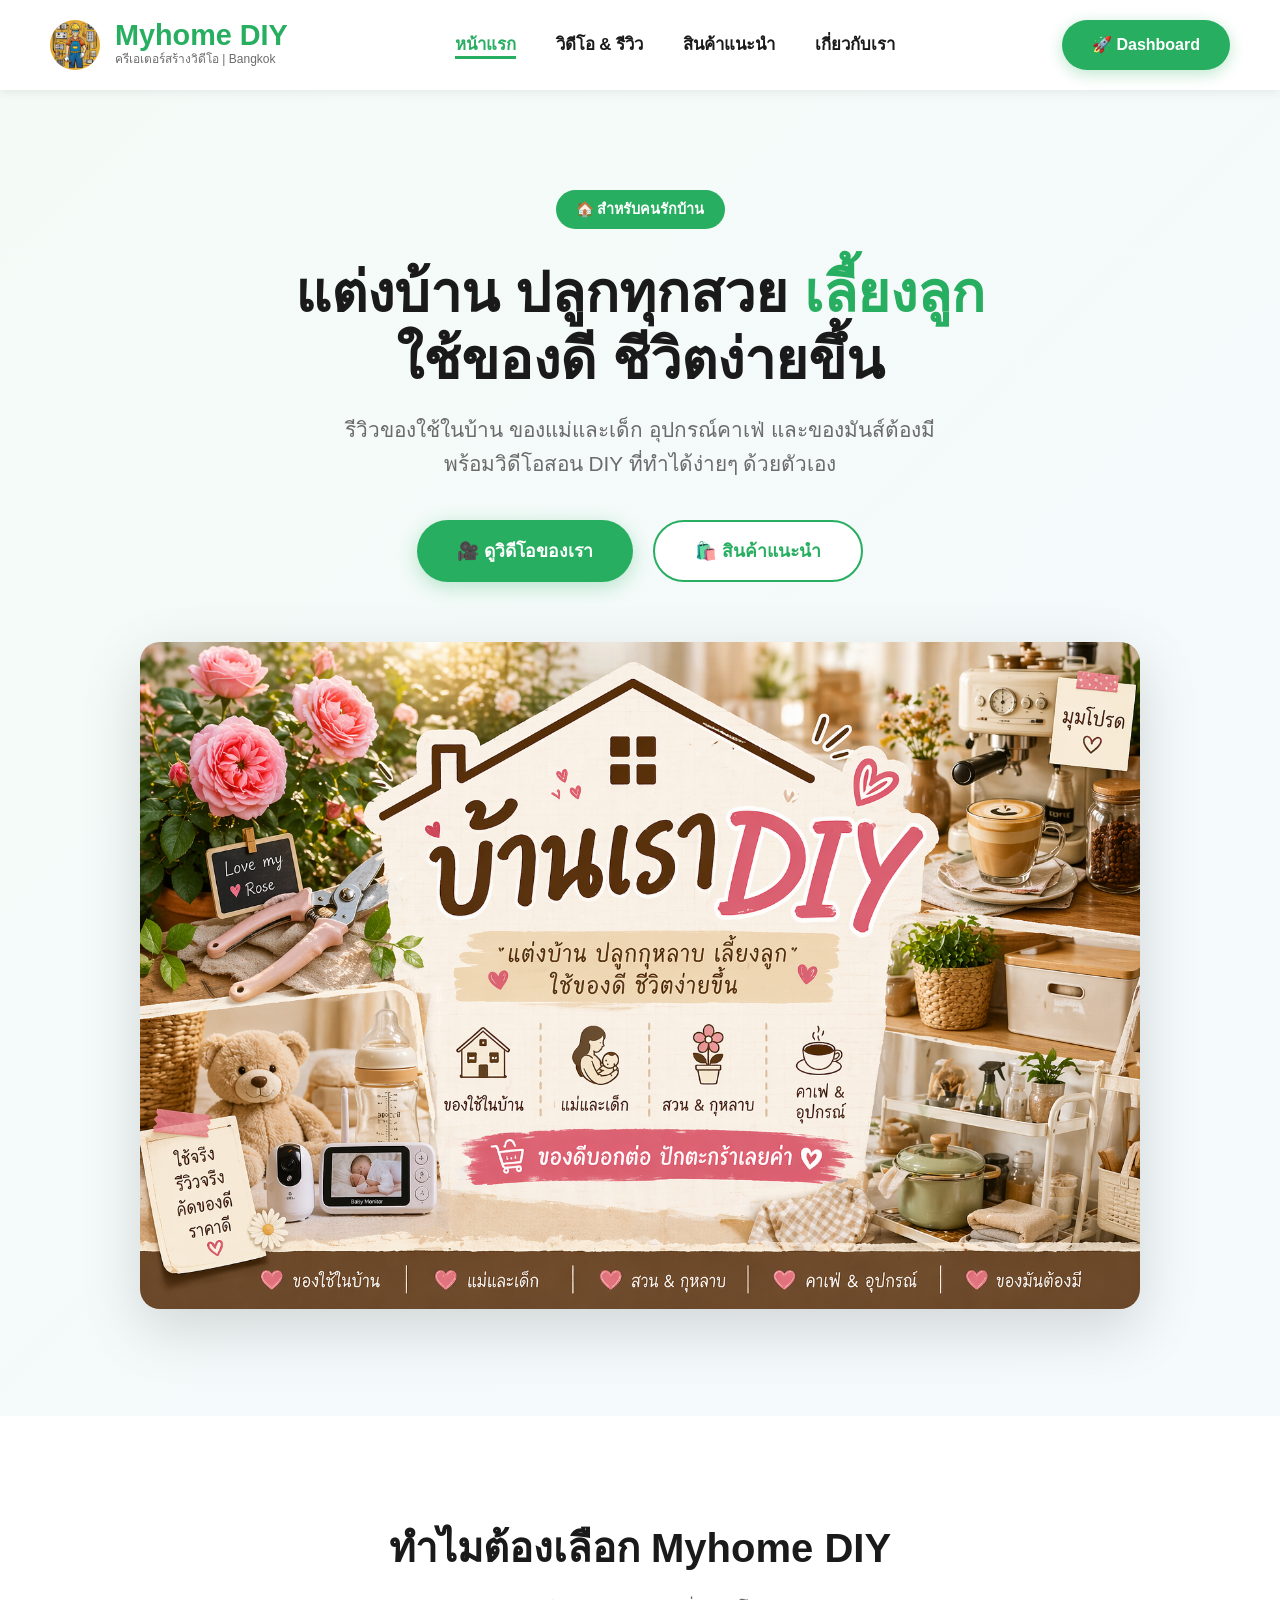
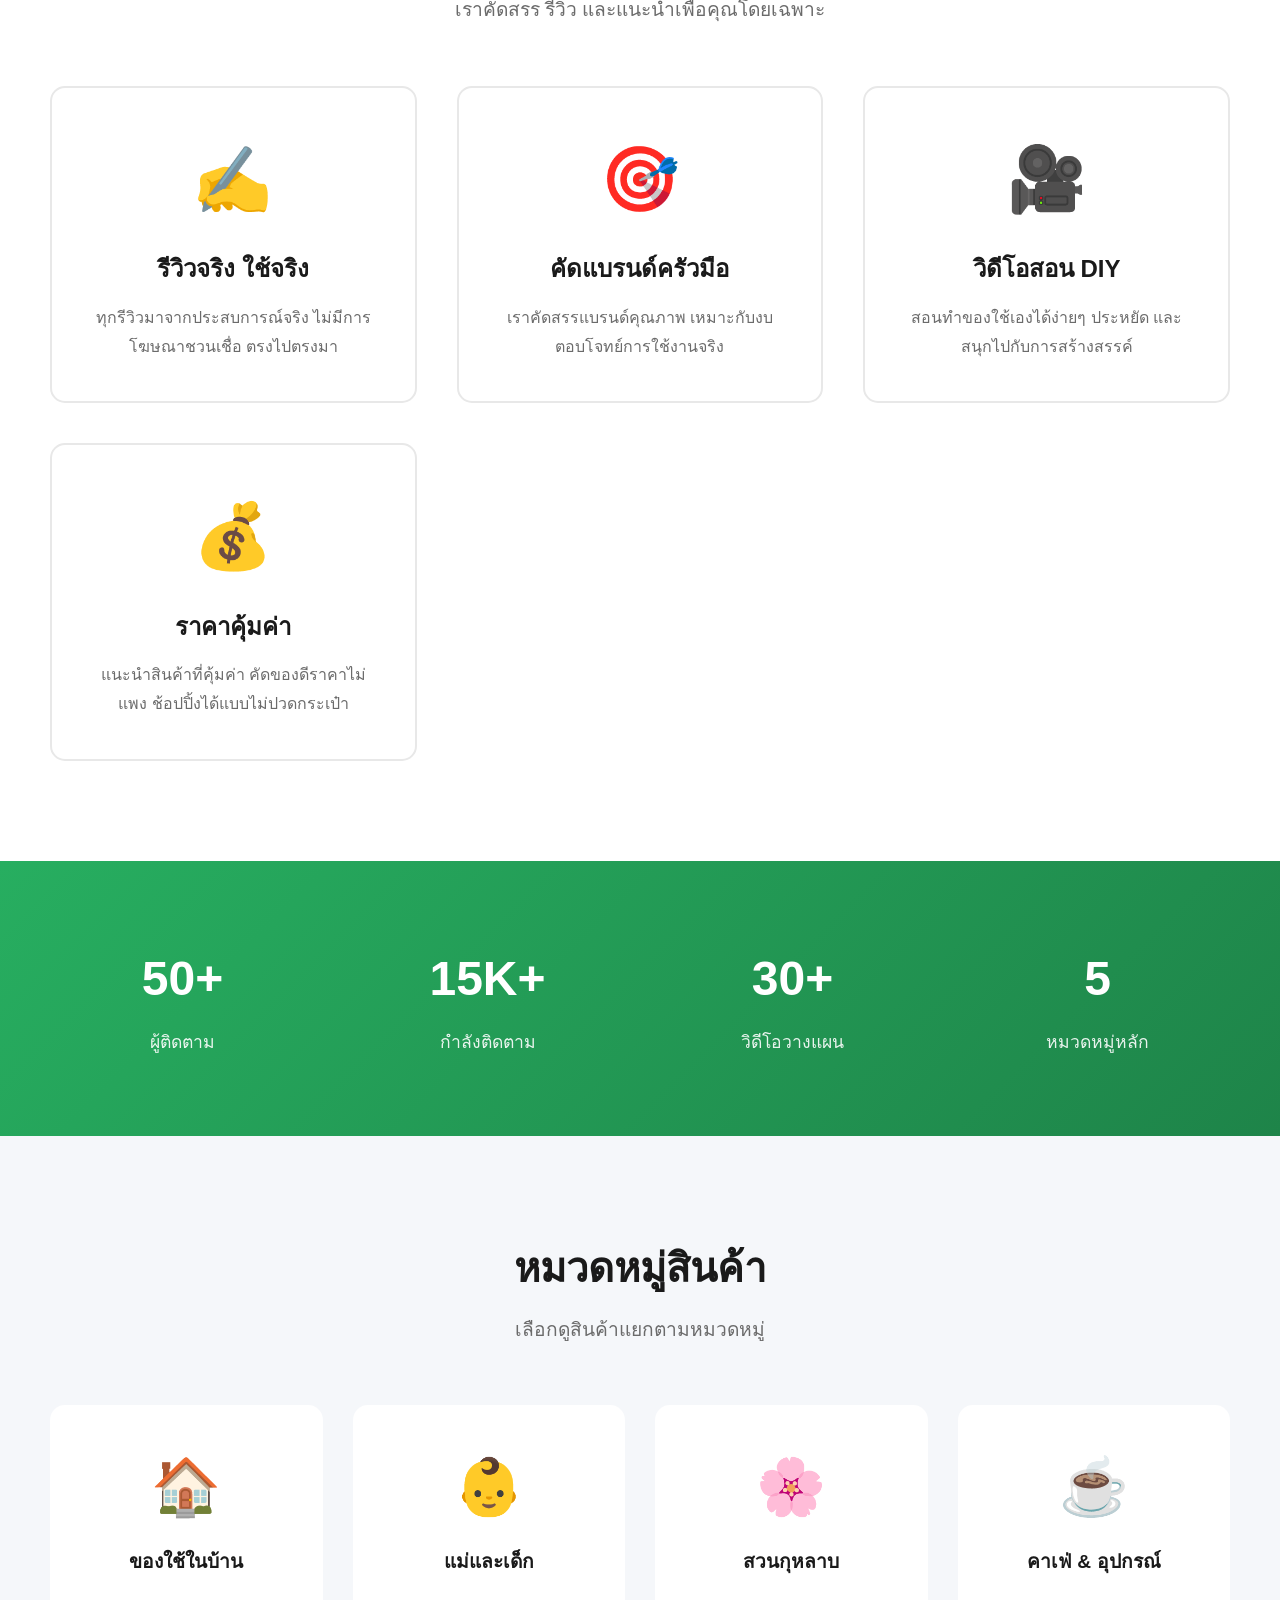
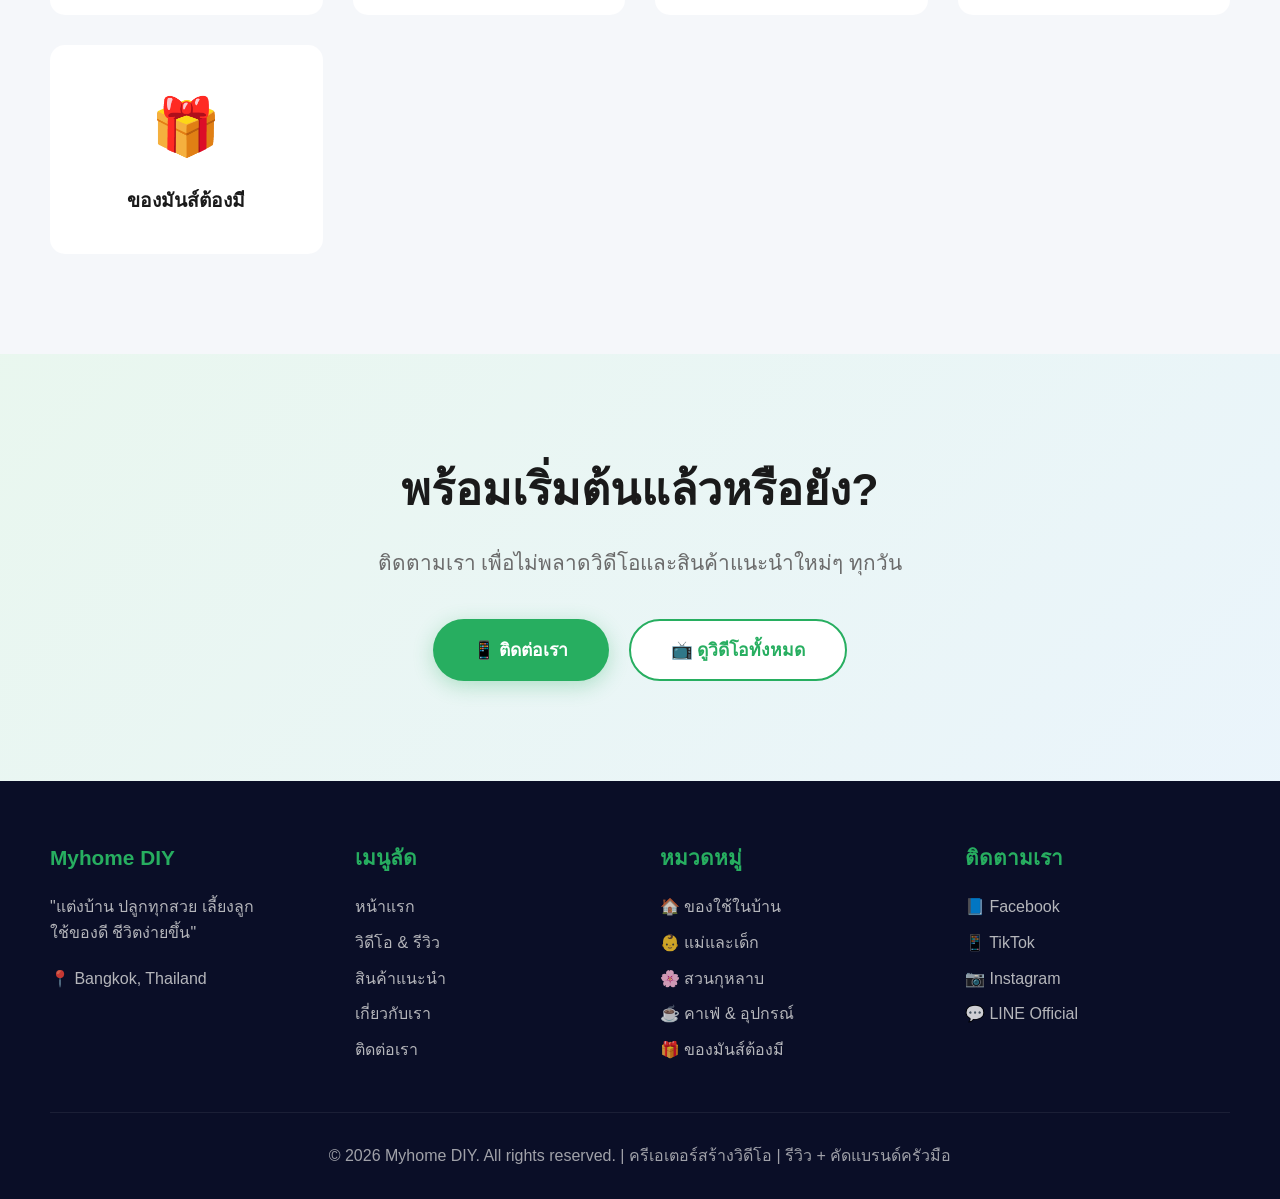
<file: index.html>
<!DOCTYPE html>
<html lang="th">
<head>
    <meta charset="UTF-8">
    <meta name="viewport" content="width=device-width, initial-scale=1.0">
    <title>Myhome DIY - แต่งบ้าน ปลูกทุกสวย เลี้ยงลูก ใช้ของดี ชีวิตง่ายขึ้น</title>
    <link rel="stylesheet" href="assets/style.css">
</head>
<body>
    <!-- HEADER -->
    <header>
        <nav>
            <a href="index.html" class="logo">
                <img src="images/logo-original.png" alt="Myhome DIY">
                <div class="logo-text">
                    <h1>Myhome DIY</h1>
                    <p>ครีเอเตอร์สร้างวิดีโอ | Bangkok</p>
                </div>
            </a>

            <ul class="nav-links">
                <li><a href="index.html" class="active">หน้าแรก</a></li>
                <li><a href="services.html">วิดีโอ & รีวิว</a></li>
                <li><a href="products.html">สินค้าแนะนำ</a></li>
                <li><a href="about.html">เกี่ยวกับเรา</a></li>
            </ul>

            <a href="dashboard.html" class="cta-button">🚀 Dashboard</a>
        </nav>
    </header>

    <!-- HERO SECTION -->
    <section class="hero">
        <div class="hero-content">
            <span class="hero-badge">🏠 สำหรับคนรักบ้าน</span>
            <h2>แต่งบ้าน ปลูกทุกสวย <span class="highlight">เลี้ยงลูก</span><br>ใช้ของดี ชีวิตง่ายขึ้น</h2>
            <p>รีวิวของใช้ในบ้าน ของแม่และเด็ก อุปกรณ์คาเฟ่ และของมันส์ต้องมี<br>พร้อมวิดีโอสอน DIY ที่ทำได้ง่ายๆ ด้วยตัวเอง</p>
            
            <div class="hero-buttons">
                <a href="services.html" class="btn btn-primary">🎥 ดูวิดีโอของเรา</a>
                <a href="products.html" class="btn btn-secondary">🛍️ สินค้าแนะนำ</a>
            </div>

            <div class="hero-image">
                <img src="images/banner-original.png" alt="Myhome DIY Banner">
            </div>
        </div>
    </section>

    <!-- FEATURES SECTION -->
    <section class="features">
        <div class="section-title">
            <h3>ทำไมต้องเลือก Myhome DIY</h3>
            <p>เราคัดสรร รีวิว และแนะนำเพื่อคุณโดยเฉพาะ</p>
        </div>

        <div class="features-grid">
            <div class="feature-card">
                <div class="feature-icon">✍️</div>
                <h4>รีวิวจริง ใช้จริง</h4>
                <p>ทุกรีวิวมาจากประสบการณ์จริง ไม่มีการโฆษณาชวนเชื่อ ตรงไปตรงมา</p>
            </div>

            <div class="feature-card">
                <div class="feature-icon">🎯</div>
                <h4>คัดแบรนด์ครัวมือ</h4>
                <p>เราคัดสรรแบรนด์คุณภาพ เหมาะกับงบ ตอบโจทย์การใช้งานจริง</p>
            </div>

            <div class="feature-card">
                <div class="feature-icon">🎥</div>
                <h4>วิดีโอสอน DIY</h4>
                <p>สอนทำของใช้เองได้ง่ายๆ ประหยัด และสนุกไปกับการสร้างสรรค์</p>
            </div>

            <div class="feature-card">
                <div class="feature-icon">💰</div>
                <h4>ราคาคุ้มค่า</h4>
                <p>แนะนำสินค้าที่คุ้มค่า คัดของดีราคาไม่แพง ช้อปปิ้งได้แบบไม่ปวดกระเป๋า</p>
            </div>
        </div>
    </section>

    <!-- STATS SECTION -->
    <section class="stats">
        <div class="stats-grid">
            <div class="stat-item">
                <h5>50+</h5>
                <p>ผู้ติดตาม</p>
            </div>
            <div class="stat-item">
                <h5>15K+</h5>
                <p>กำลังติดตาม</p>
            </div>
            <div class="stat-item">
                <h5>30+</h5>
                <p>วิดีโอวางแผน</p>
            </div>
            <div class="stat-item">
                <h5>5</h5>
                <p>หมวดหมู่หลัก</p>
            </div>
        </div>
    </section>

    <!-- CATEGORIES SECTION -->
    <section class="categories">
        <div class="section-title">
            <h3>หมวดหมู่สินค้า</h3>
            <p>เลือกดูสินค้าแยกตามหมวดหมู่</p>
        </div>

        <div class="categories-grid">
            <div class="category-card" onclick="window.location.href='products.html#home'">
                <div class="emoji">🏠</div>
                <h5>ของใช้ในบ้าน</h5>
            </div>

            <div class="category-card" onclick="window.location.href='products.html#baby'">
                <div class="emoji">👶</div>
                <h5>แม่และเด็ก</h5>
            </div>

            <div class="category-card" onclick="window.location.href='products.html#garden'">
                <div class="emoji">🌸</div>
                <h5>สวนกุหลาบ</h5>
            </div>

            <div class="category-card" onclick="window.location.href='products.html#cafe'">
                <div class="emoji">☕</div>
                <h5>คาเฟ่ & อุปกรณ์</h5>
            </div>

            <div class="category-card" onclick="window.location.href='products.html#must-have'">
                <div class="emoji">🎁</div>
                <h5>ของมันส์ต้องมี</h5>
            </div>
        </div>
    </section>

    <!-- CTA SECTION -->
    <section class="cta-section">
        <div class="cta-content">
            <h3>พร้อมเริ่มต้นแล้วหรือยัง?</h3>
            <p>ติดตามเรา เพื่อไม่พลาดวิดีโอและสินค้าแนะนำใหม่ๆ ทุกวัน</p>
            <div class="hero-buttons">
                <a href="contact.html" class="btn btn-primary">📱 ติดต่อเรา</a>
                <a href="services.html" class="btn btn-secondary">📺 ดูวิดีโอทั้งหมด</a>
            </div>
        </div>
    </section>

    <!-- FOOTER -->
    <footer>
        <div class="footer-content">
            <div class="footer-section">
                <h4>Myhome DIY</h4>
                <p>"แต่งบ้าน ปลูกทุกสวย เลี้ยงลูก<br>ใช้ของดี ชีวิตง่ายขึ้น"</p>
                <p style="margin-top: 20px;">📍 Bangkok, Thailand</p>
            </div>

            <div class="footer-section">
                <h4>เมนูลัด</h4>
                <a href="index.html">หน้าแรก</a>
                <a href="services.html">วิดีโอ & รีวิว</a>
                <a href="products.html">สินค้าแนะนำ</a>
                <a href="about.html">เกี่ยวกับเรา</a>
                <a href="contact.html">ติดต่อเรา</a>
            </div>

            <div class="footer-section">
                <h4>หมวดหมู่</h4>
                <a href="products.html#home">🏠 ของใช้ในบ้าน</a>
                <a href="products.html#baby">👶 แม่และเด็ก</a>
                <a href="products.html#garden">🌸 สวนกุหลาบ</a>
                <a href="products.html#cafe">☕ คาเฟ่ & อุปกรณ์</a>
                <a href="products.html#must-have">🎁 ของมันส์ต้องมี</a>
            </div>

            <div class="footer-section">
                <h4>ติดตามเรา</h4>
                <a href="#" target="_blank">📘 Facebook</a>
                <a href="#" target="_blank">📱 TikTok</a>
                <a href="#" target="_blank">📷 Instagram</a>
                <a href="#" target="_blank">💬 LINE Official</a>
            </div>
        </div>

        <div class="footer-bottom">
            <p>&copy; 2026 Myhome DIY. All rights reserved. | ครีเอเตอร์สร้างวิดีโอ | รีวิว + คัดแบรนด์ครัวมือ</p>
        </div>
    </footer>
</body>
</html>
</file>
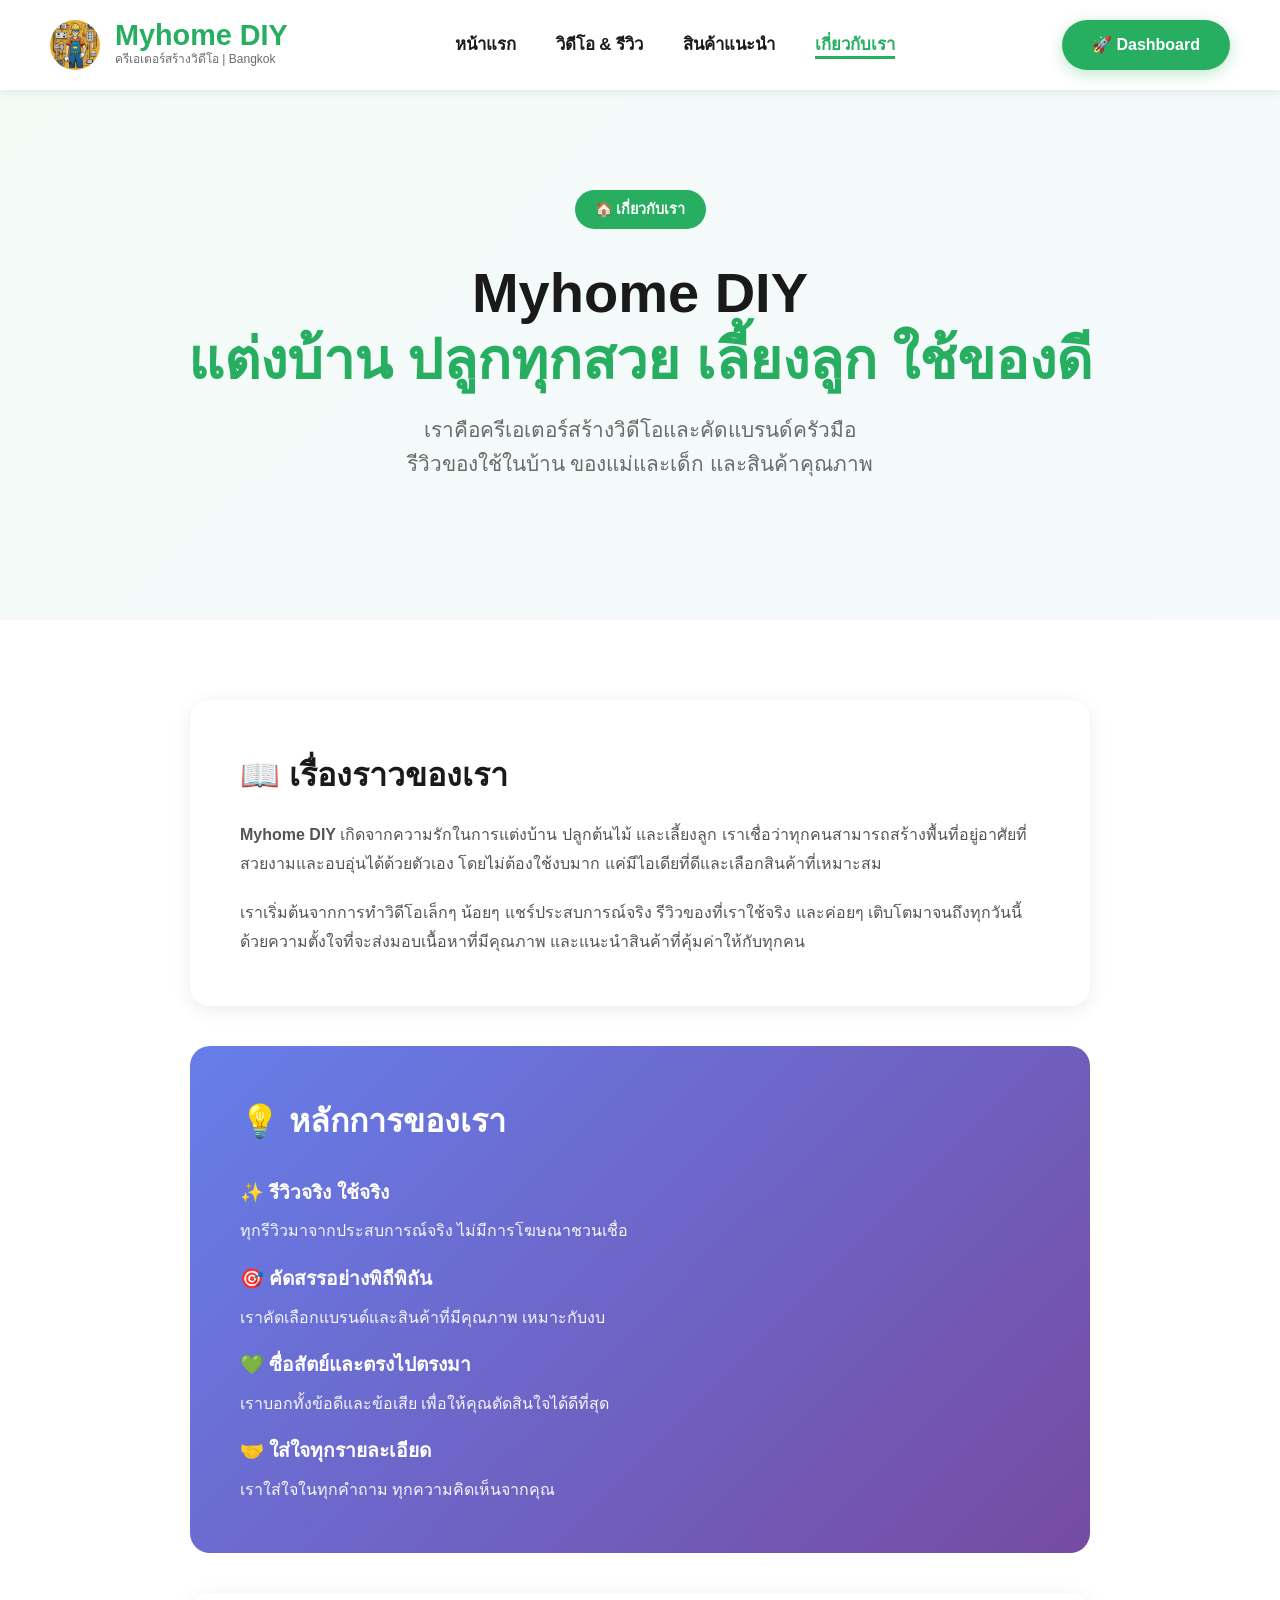
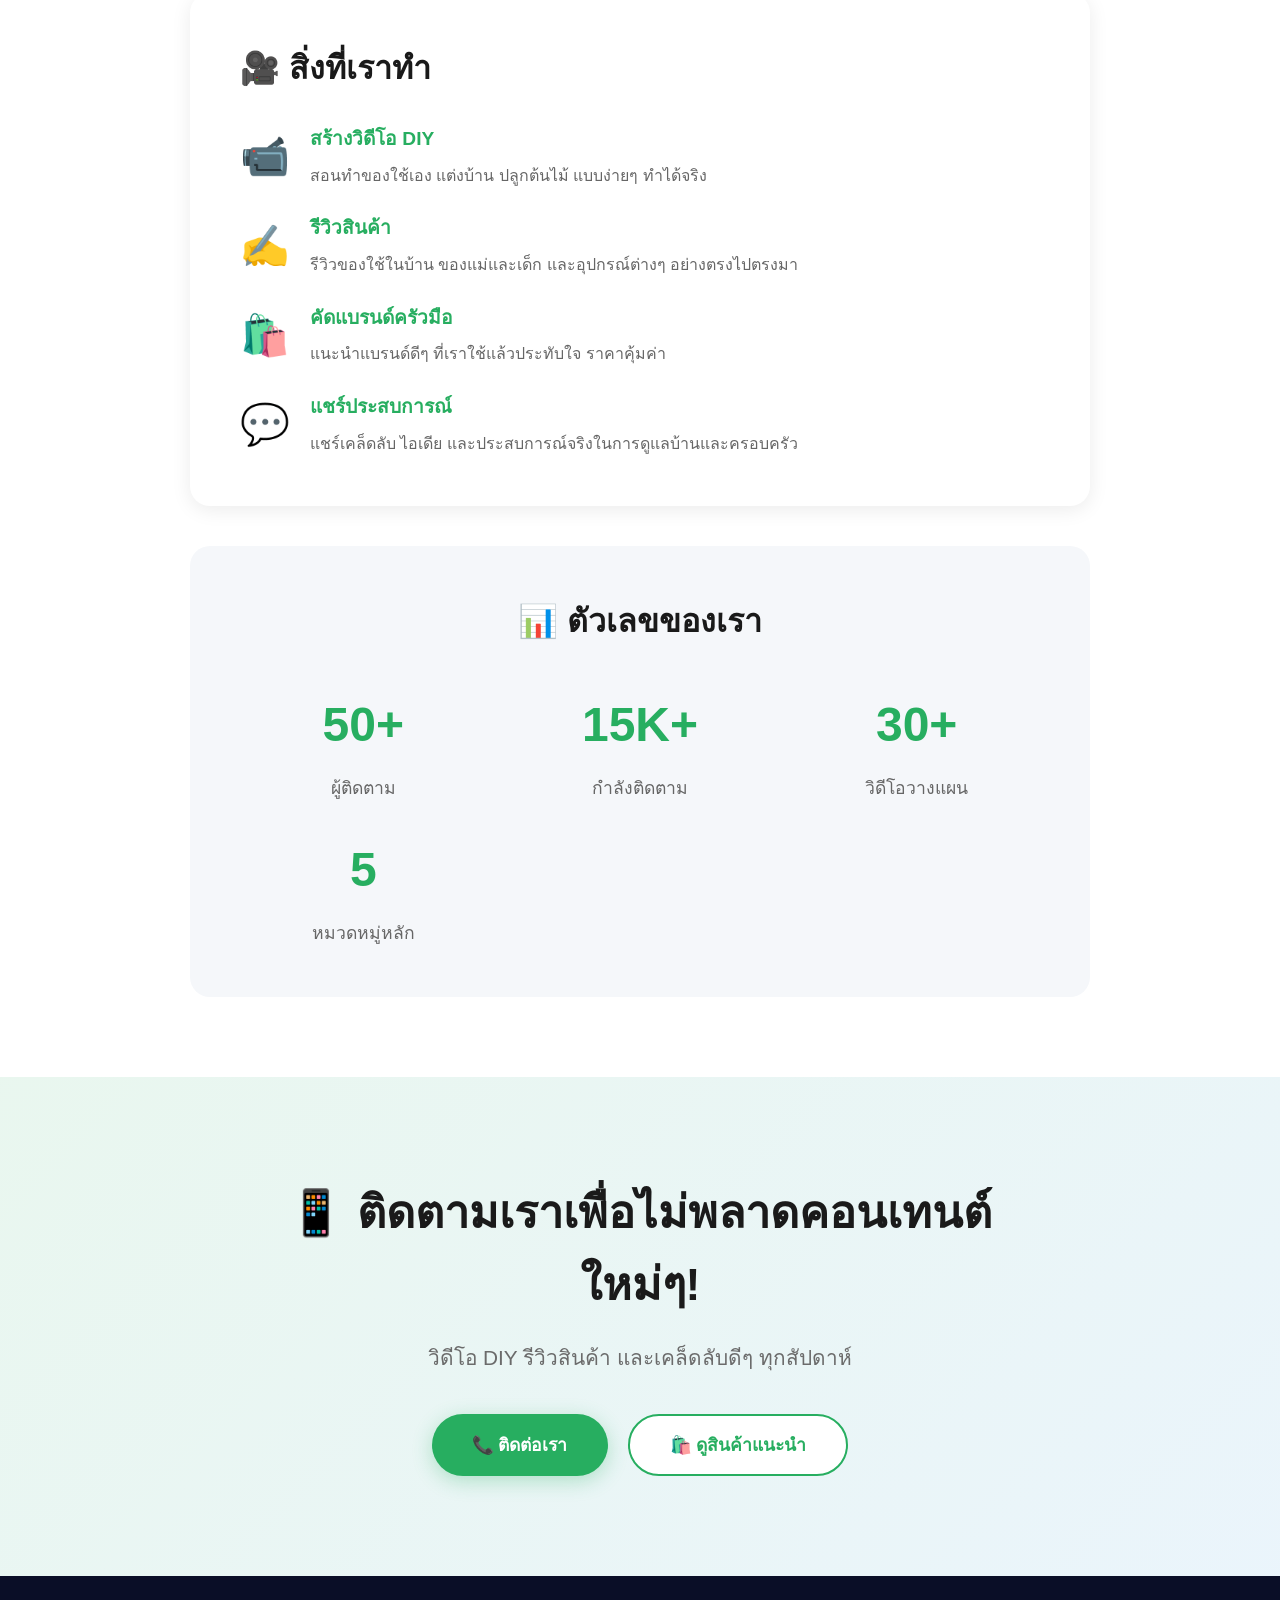
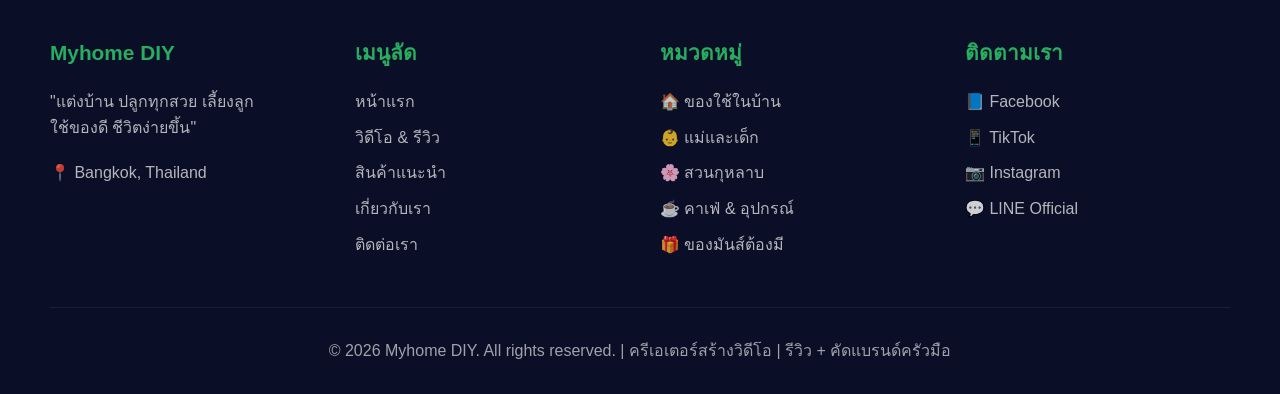
<file: about.html>
<!DOCTYPE html>
<html lang="th">
<head>
    <meta charset="UTF-8">
    <meta name="viewport" content="width=device-width, initial-scale=1.0">
    <title>เกี่ยวกับเรา - Myhome DIY</title>
    <link rel="stylesheet" href="assets/style.css">
</head>
<body>
    <!-- HEADER -->
    <header>
        <nav>
            <a href="index.html" class="logo">
                <img src="images/logo-original.png" alt="Myhome DIY">
                <div class="logo-text">
                    <h1>Myhome DIY</h1>
                    <p>ครีเอเตอร์สร้างวิดีโอ | Bangkok</p>
                </div>
            </a>

            <ul class="nav-links">
                <li><a href="index.html">หน้าแรก</a></li>
                <li><a href="services.html">วิดีโอ & รีวิว</a></li>
                <li><a href="products.html">สินค้าแนะนำ</a></li>
                <li><a href="about.html" class="active">เกี่ยวกับเรา</a></li>
            </ul>

            <a href="dashboard.html" class="cta-button">🚀 Dashboard</a>
        </nav>
    </header>

    <!-- HERO -->
    <section class="hero" style="padding: 100px 50px;">
        <div class="hero-content">
            <span class="hero-badge">🏠 เกี่ยวกับเรา</span>
            <h2>Myhome DIY<br><span class="highlight">แต่งบ้าน ปลูกทุกสวย เลี้ยงลูก ใช้ของดี</span></h2>
            <p>เราคือครีเอเตอร์สร้างวิดีโอและคัดแบรนด์ครัวมือ<br>รีวิวของใช้ในบ้าน ของแม่และเด็ก และสินค้าคุณภาพ</p>
        </div>
    </section>

    <!-- ABOUT CONTENT -->
    <section class="features" style="padding: 80px 50px;">
        <div style="max-width: 900px; margin: 0 auto;">
            <!-- Our Story -->
            <div style="background: white; padding: 50px; border-radius: 20px; box-shadow: 0 4px 20px rgba(0,0,0,0.08); margin-bottom: 40px;">
                <h3 style="font-size: 2em; margin-bottom: 20px; color: #1a1a1a;">📖 เรื่องราวของเรา</h3>
                <p style="line-height: 1.8; color: #555; margin-bottom: 20px;">
                    <strong>Myhome DIY</strong> เกิดจากความรักในการแต่งบ้าน ปลูกต้นไม้ และเลี้ยงลูก 
                    เราเชื่อว่าทุกคนสามารถสร้างพื้นที่อยู่อาศัยที่สวยงามและอบอุ่นได้ด้วยตัวเอง 
                    โดยไม่ต้องใช้งบมาก แค่มีไอเดียที่ดีและเลือกสินค้าที่เหมาะสม
                </p>
                <p style="line-height: 1.8; color: #555;">
                    เราเริ่มต้นจากการทำวิดีโอเล็กๆ น้อยๆ แชร์ประสบการณ์จริง รีวิวของที่เราใช้จริง 
                    และค่อยๆ เติบโตมาจนถึงทุกวันนี้ ด้วยความตั้งใจที่จะส่งมอบเนื้อหาที่มีคุณภาพ 
                    และแนะนำสินค้าที่คุ้มค่าให้กับทุกคน
                </p>
            </div>

            <!-- Our Values -->
            <div style="background: linear-gradient(135deg, #667eea 0%, #764ba2 100%); padding: 50px; border-radius: 20px; margin-bottom: 40px; color: white;">
                <h3 style="font-size: 2em; margin-bottom: 30px;">💡 หลักการของเรา</h3>
                <div style="display: grid; gap: 20px;">
                    <div>
                        <strong style="font-size: 1.2em;">✨ รีวิวจริง ใช้จริง</strong>
                        <p style="margin-top: 10px; opacity: 0.95;">ทุกรีวิวมาจากประสบการณ์จริง ไม่มีการโฆษณาชวนเชื่อ</p>
                    </div>
                    <div>
                        <strong style="font-size: 1.2em;">🎯 คัดสรรอย่างพิถีพิถัน</strong>
                        <p style="margin-top: 10px; opacity: 0.95;">เราคัดเลือกแบรนด์และสินค้าที่มีคุณภาพ เหมาะกับงบ</p>
                    </div>
                    <div>
                        <strong style="font-size: 1.2em;">💚 ซื่อสัตย์และตรงไปตรงมา</strong>
                        <p style="margin-top: 10px; opacity: 0.95;">เราบอกทั้งข้อดีและข้อเสีย เพื่อให้คุณตัดสินใจได้ดีที่สุด</p>
                    </div>
                    <div>
                        <strong style="font-size: 1.2em;">🤝 ใส่ใจทุกรายละเอียด</strong>
                        <p style="margin-top: 10px; opacity: 0.95;">เราใส่ใจในทุกคำถาม ทุกความคิดเห็นจากคุณ</p>
                    </div>
                </div>
            </div>

            <!-- What We Do -->
            <div style="background: white; padding: 50px; border-radius: 20px; box-shadow: 0 4px 20px rgba(0,0,0,0.08); margin-bottom: 40px;">
                <h3 style="font-size: 2em; margin-bottom: 30px; color: #1a1a1a;">🎥 สิ่งที่เราทำ</h3>
                <div style="display: grid; gap: 25px;">
                    <div style="display: flex; gap: 20px; align-items: start;">
                        <div style="font-size: 2.5em; flex-shrink: 0;">📹</div>
                        <div>
                            <strong style="font-size: 1.2em; color: #27ae60;">สร้างวิดีโอ DIY</strong>
                            <p style="margin-top: 8px; color: #666;">สอนทำของใช้เอง แต่งบ้าน ปลูกต้นไม้ แบบง่ายๆ ทำได้จริง</p>
                        </div>
                    </div>
                    <div style="display: flex; gap: 20px; align-items: start;">
                        <div style="font-size: 2.5em; flex-shrink: 0;">✍️</div>
                        <div>
                            <strong style="font-size: 1.2em; color: #27ae60;">รีวิวสินค้า</strong>
                            <p style="margin-top: 8px; color: #666;">รีวิวของใช้ในบ้าน ของแม่และเด็ก และอุปกรณ์ต่างๆ อย่างตรงไปตรงมา</p>
                        </div>
                    </div>
                    <div style="display: flex; gap: 20px; align-items: start;">
                        <div style="font-size: 2.5em; flex-shrink: 0;">🛍️</div>
                        <div>
                            <strong style="font-size: 1.2em; color: #27ae60;">คัดแบรนด์ครัวมือ</strong>
                            <p style="margin-top: 8px; color: #666;">แนะนำแบรนด์ดีๆ ที่เราใช้แล้วประทับใจ ราคาคุ้มค่า</p>
                        </div>
                    </div>
                    <div style="display: flex; gap: 20px; align-items: start;">
                        <div style="font-size: 2.5em; flex-shrink: 0;">💬</div>
                        <div>
                            <strong style="font-size: 1.2em; color: #27ae60;">แชร์ประสบการณ์</strong>
                            <p style="margin-top: 8px; color: #666;">แชร์เคล็ดลับ ไอเดีย และประสบการณ์จริงในการดูแลบ้านและครอบครัว</p>
                        </div>
                    </div>
                </div>
            </div>

            <!-- Stats -->
            <div style="background: #f5f7fa; padding: 50px; border-radius: 20px; text-align: center;">
                <h3 style="font-size: 2em; margin-bottom: 40px; color: #1a1a1a;">📊 ตัวเลขของเรา</h3>
                <div style="display: grid; grid-template-columns: repeat(auto-fit, minmax(200px, 1fr)); gap: 30px;">
                    <div>
                        <div style="font-size: 3em; font-weight: 900; color: #27ae60;">50+</div>
                        <div style="font-size: 1.1em; color: #666; margin-top: 10px;">ผู้ติดตาม</div>
                    </div>
                    <div>
                        <div style="font-size: 3em; font-weight: 900; color: #27ae60;">15K+</div>
                        <div style="font-size: 1.1em; color: #666; margin-top: 10px;">กำลังติดตาม</div>
                    </div>
                    <div>
                        <div style="font-size: 3em; font-weight: 900; color: #27ae60;">30+</div>
                        <div style="font-size: 1.1em; color: #666; margin-top: 10px;">วิดีโอวางแผน</div>
                    </div>
                    <div>
                        <div style="font-size: 3em; font-weight: 900; color: #27ae60;">5</div>
                        <div style="font-size: 1.1em; color: #666; margin-top: 10px;">หมวดหมู่หลัก</div>
                    </div>
                </div>
            </div>
        </div>
    </section>

    <!-- CTA -->
    <section class="cta-section">
        <div class="cta-content">
            <h3>📱 ติดตามเราเพื่อไม่พลาดคอนเทนต์ใหม่ๆ!</h3>
            <p>วิดีโอ DIY รีวิวสินค้า และเคล็ดลับดีๆ ทุกสัปดาห์</p>
            <div class="hero-buttons">
                <a href="contact.html" class="btn btn-primary">📞 ติดต่อเรา</a>
                <a href="products.html" class="btn btn-secondary">🛍️ ดูสินค้าแนะนำ</a>
            </div>
        </div>
    </section>

    <!-- FOOTER -->
    <footer>
        <div class="footer-content">
            <div class="footer-section">
                <h4>Myhome DIY</h4>
                <p>"แต่งบ้าน ปลูกทุกสวย เลี้ยงลูก<br>ใช้ของดี ชีวิตง่ายขึ้น"</p>
                <p style="margin-top: 20px;">📍 Bangkok, Thailand</p>
            </div>

            <div class="footer-section">
                <h4>เมนูลัด</h4>
                <a href="index.html">หน้าแรก</a>
                <a href="services.html">วิดีโอ & รีวิว</a>
                <a href="products.html">สินค้าแนะนำ</a>
                <a href="about.html">เกี่ยวกับเรา</a>
                <a href="contact.html">ติดต่อเรา</a>
            </div>

            <div class="footer-section">
                <h4>หมวดหมู่</h4>
                <a href="products.html#home">🏠 ของใช้ในบ้าน</a>
                <a href="products.html#baby">👶 แม่และเด็ก</a>
                <a href="products.html#garden">🌸 สวนกุหลาบ</a>
                <a href="products.html#cafe">☕ คาเฟ่ & อุปกรณ์</a>
                <a href="products.html#musthave">🎁 ของมันส์ต้องมี</a>
            </div>

            <div class="footer-section">
                <h4>ติดตามเรา</h4>
                <a href="#" target="_blank">📘 Facebook</a>
                <a href="#" target="_blank">📱 TikTok</a>
                <a href="#" target="_blank">📷 Instagram</a>
                <a href="#" target="_blank">💬 LINE Official</a>
            </div>
        </div>

        <div class="footer-bottom">
            <p>&copy; 2026 Myhome DIY. All rights reserved. | ครีเอเตอร์สร้างวิดีโอ | รีวิว + คัดแบรนด์ครัวมือ</p>
        </div>
    </footer>
</body>
</html>
</file>
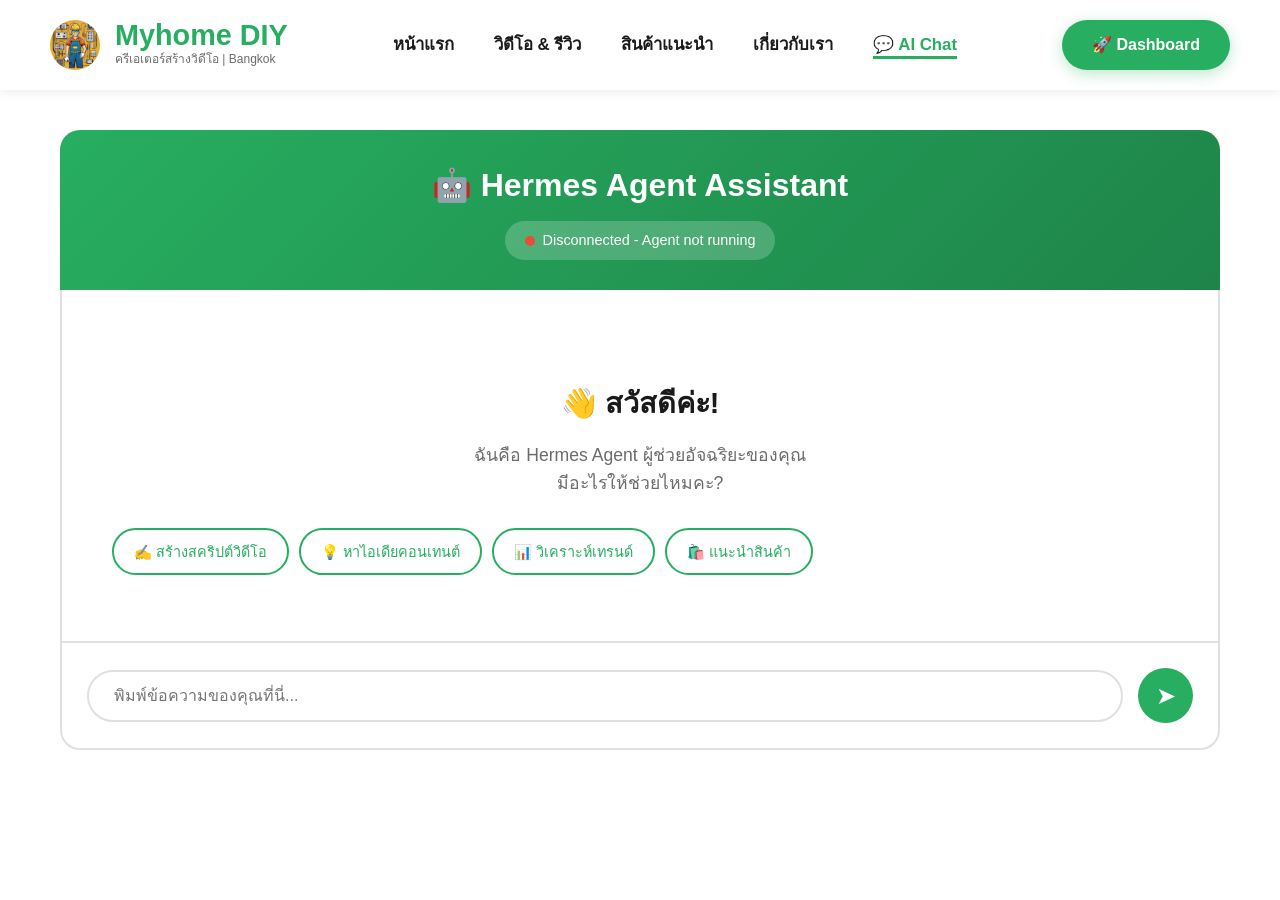
<file: chat.html>
<!DOCTYPE html>
<html lang="th">
<head>
    <meta charset="UTF-8">
    <meta name="viewport" content="width=device-width, initial-scale=1.0">
    <title>Chat with Hermes Agent - Myhome DIY</title>
    <link rel="stylesheet" href="assets/style.css">
    <style>
        .chat-container {
            max-width: 1200px;
            margin: 0 auto;
            padding: 40px 20px;
            height: calc(100vh - 200px);
            display: flex;
            flex-direction: column;
        }

        .chat-header {
            background: linear-gradient(135deg, var(--primary) 0%, var(--primary-dark) 100%);
            color: white;
            padding: 30px;
            border-radius: 20px 20px 0 0;
            text-align: center;
        }

        .chat-header h2 {
            font-size: 2em;
            margin-bottom: 10px;
        }

        .chat-status {
            display: inline-flex;
            align-items: center;
            gap: 8px;
            background: rgba(255,255,255,0.2);
            padding: 8px 20px;
            border-radius: 50px;
            font-size: 0.9em;
        }

        .status-indicator {
            width: 10px;
            height: 10px;
            border-radius: 50%;
            background: #2ecc71;
            animation: pulse 2s infinite;
        }

        @keyframes pulse {
            0%, 100% { opacity: 1; }
            50% { opacity: 0.5; }
        }

        .chat-box {
            flex: 1;
            background: white;
            border-left: 2px solid #e0e0e0;
            border-right: 2px solid #e0e0e0;
            overflow-y: auto;
            padding: 30px;
            display: flex;
            flex-direction: column;
            gap: 20px;
        }

        .message {
            display: flex;
            gap: 15px;
            max-width: 80%;
            animation: slideIn 0.3s ease;
        }

        @keyframes slideIn {
            from {
                opacity: 0;
                transform: translateY(20px);
            }
            to {
                opacity: 1;
                transform: translateY(0);
            }
        }

        .message.user {
            align-self: flex-end;
            flex-direction: row-reverse;
        }

        .message-avatar {
            width: 45px;
            height: 45px;
            border-radius: 50%;
            display: flex;
            align-items: center;
            justify-content: center;
            font-size: 1.5em;
            flex-shrink: 0;
        }

        .message.user .message-avatar {
            background: var(--primary);
            color: white;
        }

        .message.agent .message-avatar {
            background: linear-gradient(135deg, #667eea 0%, #764ba2 100%);
            color: white;
        }

        .message-content {
            background: #f5f7fa;
            padding: 15px 20px;
            border-radius: 20px;
            line-height: 1.6;
        }

        .message.user .message-content {
            background: var(--primary);
            color: white;
            border-radius: 20px 20px 5px 20px;
        }

        .message.agent .message-content {
            background: #f5f7fa;
            color: var(--text-dark);
            border-radius: 20px 20px 20px 5px;
        }

        .message-time {
            font-size: 0.75em;
            opacity: 0.7;
            margin-top: 5px;
        }

        .chat-input-container {
            background: white;
            border: 2px solid #e0e0e0;
            border-radius: 0 0 20px 20px;
            padding: 25px;
            display: flex;
            gap: 15px;
            align-items: center;
        }

        .chat-input {
            flex: 1;
            border: 2px solid #e0e0e0;
            border-radius: 50px;
            padding: 15px 25px;
            font-size: 1em;
            font-family: inherit;
            transition: all 0.3s;
        }

        .chat-input:focus {
            outline: none;
            border-color: var(--primary);
            box-shadow: 0 0 0 3px rgba(39, 174, 96, 0.1);
        }

        .send-button {
            background: var(--primary);
            color: white;
            border: none;
            width: 55px;
            height: 55px;
            border-radius: 50%;
            font-size: 1.5em;
            cursor: pointer;
            transition: all 0.3s;
            display: flex;
            align-items: center;
            justify-content: center;
        }

        .send-button:hover {
            background: var(--primary-dark);
            transform: scale(1.1);
        }

        .send-button:active {
            transform: scale(0.95);
        }

        .typing-indicator {
            display: none;
            align-items: center;
            gap: 15px;
            max-width: 80px;
            padding: 15px 20px;
            background: #f5f7fa;
            border-radius: 20px;
        }

        .typing-indicator.active {
            display: flex;
        }

        .typing-dot {
            width: 8px;
            height: 8px;
            border-radius: 50%;
            background: var(--gray);
            animation: typing 1.4s infinite;
        }

        .typing-dot:nth-child(2) {
            animation-delay: 0.2s;
        }

        .typing-dot:nth-child(3) {
            animation-delay: 0.4s;
        }

        @keyframes typing {
            0%, 60%, 100% {
                transform: translateY(0);
            }
            30% {
                transform: translateY(-10px);
            }
        }

        .quick-actions {
            display: flex;
            gap: 10px;
            flex-wrap: wrap;
            margin-bottom: 20px;
        }

        .quick-action-btn {
            background: white;
            border: 2px solid var(--primary);
            color: var(--primary);
            padding: 10px 20px;
            border-radius: 50px;
            font-size: 0.9em;
            cursor: pointer;
            transition: all 0.3s;
        }

        .quick-action-btn:hover {
            background: var(--primary);
            color: white;
        }

        .welcome-message {
            text-align: center;
            padding: 60px 20px;
            color: var(--gray);
        }

        .welcome-message h3 {
            color: var(--text-dark);
            font-size: 1.8em;
            margin-bottom: 15px;
        }

        .welcome-message p {
            font-size: 1.1em;
            margin-bottom: 30px;
        }
    </style>
</head>
<body>
    <!-- HEADER -->
    <header>
        <nav>
            <a href="index.html" class="logo">
                <img src="images/logo-original.png" alt="Myhome DIY">
                <div class="logo-text">
                    <h1>Myhome DIY</h1>
                    <p>ครีเอเตอร์สร้างวิดีโอ | Bangkok</p>
                </div>
            </a>

            <ul class="nav-links">
                <li><a href="index.html">หน้าแรก</a></li>
                <li><a href="services.html">วิดีโอ & รีวิว</a></li>
                <li><a href="products.html">สินค้าแนะนำ</a></li>
                <li><a href="about.html">เกี่ยวกับเรา</a></li>
                <li><a href="chat.html" class="active">💬 AI Chat</a></li>
            </ul>

            <a href="dashboard.html" class="cta-button">🚀 Dashboard</a>
        </nav>
    </header>

    <!-- CHAT CONTAINER -->
    <div class="chat-container">
        <div class="chat-header">
            <h2>🤖 Hermes Agent Assistant</h2>
            <div class="chat-status">
                <div class="status-indicator"></div>
                <span id="status-text">Connected</span>
            </div>
        </div>

        <div class="chat-box" id="chatBox">
            <div class="welcome-message">
                <h3>👋 สวัสดีค่ะ!</h3>
                <p>ฉันคือ Hermes Agent ผู้ช่วยอัจฉริยะของคุณ<br>มีอะไรให้ช่วยไหมคะ?</p>
                
                <div class="quick-actions">
                    <button class="quick-action-btn" onclick="sendQuickMessage('สร้างสคริปต์วิดีโอให้หน่อย')">
                        ✍️ สร้างสคริปต์วิดีโอ
                    </button>
                    <button class="quick-action-btn" onclick="sendQuickMessage('ช่วยหาไอเดียคอนเทนต์ใหม่ๆ')">
                        💡 หาไอเดียคอนเทนต์
                    </button>
                    <button class="quick-action-btn" onclick="sendQuickMessage('วิเคราะห์เทรนด์ให้หน่อย')">
                        📊 วิเคราะห์เทรนด์
                    </button>
                    <button class="quick-action-btn" onclick="sendQuickMessage('แนะนำสินค้าน่าสนใจ')">
                        🛍️ แนะนำสินค้า
                    </button>
                </div>
            </div>
        </div>

        <div class="chat-input-container">
            <input 
                type="text" 
                class="chat-input" 
                id="messageInput" 
                placeholder="พิมพ์ข้อความของคุณที่นี่..."
                onkeypress="handleKeyPress(event)"
            >
            <button class="send-button" onclick="sendMessage()">
                ➤
            </button>
        </div>
    </div>

    <script>
        // Configuration
        const HERMES_API_URL = 'http://localhost:8000'; // Default Hermes Agent port
        let conversationHistory = [];

        // Initialize
        document.addEventListener('DOMContentLoaded', () => {
            checkConnection();
            loadHistory();
        });

        // Check if Hermes Agent is running
        async function checkConnection() {
            try {
                const response = await fetch(`${HERMES_API_URL}/health`, {
                    method: 'GET',
                    mode: 'cors'
                });
                
                if (response.ok) {
                    updateStatus('Connected', true);
                } else {
                    updateStatus('Disconnected', false);
                }
            } catch (error) {
                updateStatus('Disconnected - Agent not running', false);
                console.log('ไม่สามารถเชื่อมต่อกับ Hermes Agent. กรุณาเริ่ม Agent ก่อน');
            }
        }

        function updateStatus(text, isConnected) {
            document.getElementById('status-text').textContent = text;
            const indicator = document.querySelector('.status-indicator');
            indicator.style.background = isConnected ? '#2ecc71' : '#e74c3c';
        }

        // Send message
        async function sendMessage() {
            const input = document.getElementById('messageInput');
            const message = input.value.trim();
            
            if (!message) return;

            // Clear input
            input.value = '';

            // Add user message to chat
            addMessage('user', message);

            // Show typing indicator
            showTypingIndicator();

            // Send to Hermes Agent
            try {
                const response = await fetch(`${HERMES_API_URL}/chat`, {
                    method: 'POST',
                    headers: {
                        'Content-Type': 'application/json',
                    },
                    body: JSON.stringify({
                        message: message,
                        context: conversationHistory
                    })
                });

                hideTypingIndicator();

                if (response.ok) {
                    const data = await response.json();
                    addMessage('agent', data.response || data.message);
                } else {
                    // Fallback response if API not available
                    addMessage('agent', 'ขออภัยค่ะ ตอนนี้ยังไม่สามารถเชื่อมต่อกับ Hermes Agent ได้ กรุณาตรวจสอบว่า Agent กำลังทำงานอยู่หรือไม่');
                }
            } catch (error) {
                hideTypingIndicator();
                addMessage('agent', 'ขออภัยค่ะ เกิดข้อผิดพลาดในการเชื่อมต่อ กรุณาตรวจสอบว่า Hermes Agent กำลังทำงานที่ port 8000 หรือไม่');
                console.error('Error:', error);
            }

            // Save history
            saveHistory();
        }

        function addMessage(type, content) {
            const chatBox = document.getElementById('chatBox');
            const welcome = chatBox.querySelector('.welcome-message');
            if (welcome) welcome.remove();

            const messageDiv = document.createElement('div');
            messageDiv.className = `message ${type}`;

            const avatar = document.createElement('div');
            avatar.className = 'message-avatar';
            avatar.textContent = type === 'user' ? '👤' : '🤖';

            const contentDiv = document.createElement('div');
            
            const messageContent = document.createElement('div');
            messageContent.className = 'message-content';
            messageContent.textContent = content;

            const messageTime = document.createElement('div');
            messageTime.className = 'message-time';
            messageTime.textContent = new Date().toLocaleTimeString('th-TH', { 
                hour: '2-digit', 
                minute: '2-digit' 
            });

            contentDiv.appendChild(messageContent);
            contentDiv.appendChild(messageTime);

            messageDiv.appendChild(avatar);
            messageDiv.appendChild(contentDiv);

            chatBox.appendChild(messageDiv);
            chatBox.scrollTop = chatBox.scrollHeight;

            // Save to history
            conversationHistory.push({ type, content, time: new Date().toISOString() });
        }

        function sendQuickMessage(message) {
            document.getElementById('messageInput').value = message;
            sendMessage();
        }

        function showTypingIndicator() {
            const chatBox = document.getElementById('chatBox');
            const indicator = document.createElement('div');
            indicator.className = 'typing-indicator active';
            indicator.id = 'typingIndicator';
            
            for (let i = 0; i < 3; i++) {
                const dot = document.createElement('div');
                dot.className = 'typing-dot';
                indicator.appendChild(dot);
            }
            
            chatBox.appendChild(indicator);
            chatBox.scrollTop = chatBox.scrollHeight;
        }

        function hideTypingIndicator() {
            const indicator = document.getElementById('typingIndicator');
            if (indicator) indicator.remove();
        }

        function handleKeyPress(event) {
            if (event.key === 'Enter') {
                sendMessage();
            }
        }

        function saveHistory() {
            localStorage.setItem('hermesChat', JSON.stringify(conversationHistory));
        }

        function loadHistory() {
            const saved = localStorage.getItem('hermesChat');
            if (saved) {
                try {
                    conversationHistory = JSON.parse(saved);
                    // Load last 5 messages
                    const recent = conversationHistory.slice(-5);
                    const chatBox = document.getElementById('chatBox');
                    const welcome = chatBox.querySelector('.welcome-message');
                    
                    if (recent.length > 0 && welcome) {
                        welcome.remove();
                        recent.forEach(msg => {
                            addMessageFromHistory(msg.type, msg.content);
                        });
                    }
                } catch (e) {
                    console.error('Error loading history:', e);
                }
            }
        }

        function addMessageFromHistory(type, content) {
            const chatBox = document.getElementById('chatBox');
            
            const messageDiv = document.createElement('div');
            messageDiv.className = `message ${type}`;

            const avatar = document.createElement('div');
            avatar.className = 'message-avatar';
            avatar.textContent = type === 'user' ? '👤' : '🤖';

            const contentDiv = document.createElement('div');
            const messageContent = document.createElement('div');
            messageContent.className = 'message-content';
            messageContent.textContent = content;

            contentDiv.appendChild(messageContent);
            messageDiv.appendChild(avatar);
            messageDiv.appendChild(contentDiv);

            chatBox.appendChild(messageDiv);
        }

        // Check connection every 30 seconds
        setInterval(checkConnection, 30000);
    </script>
</body>
</html>
</file>
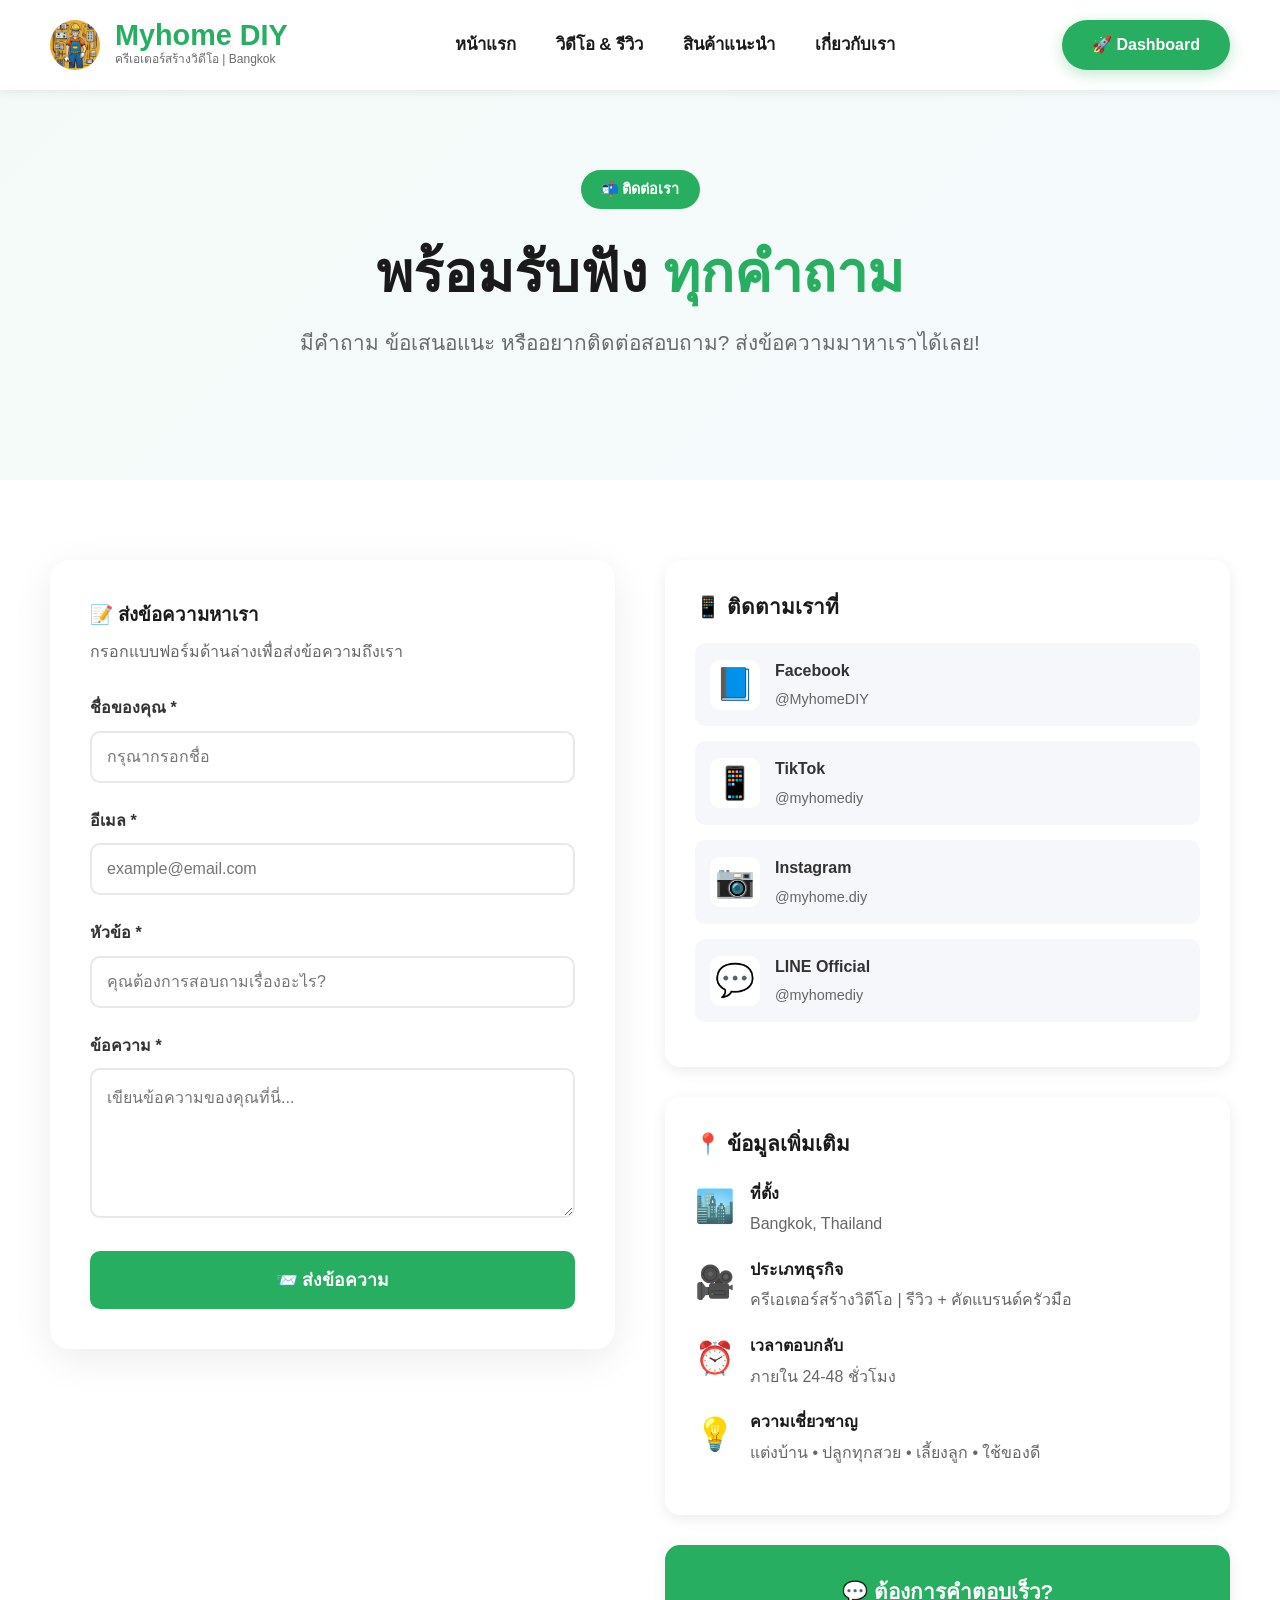
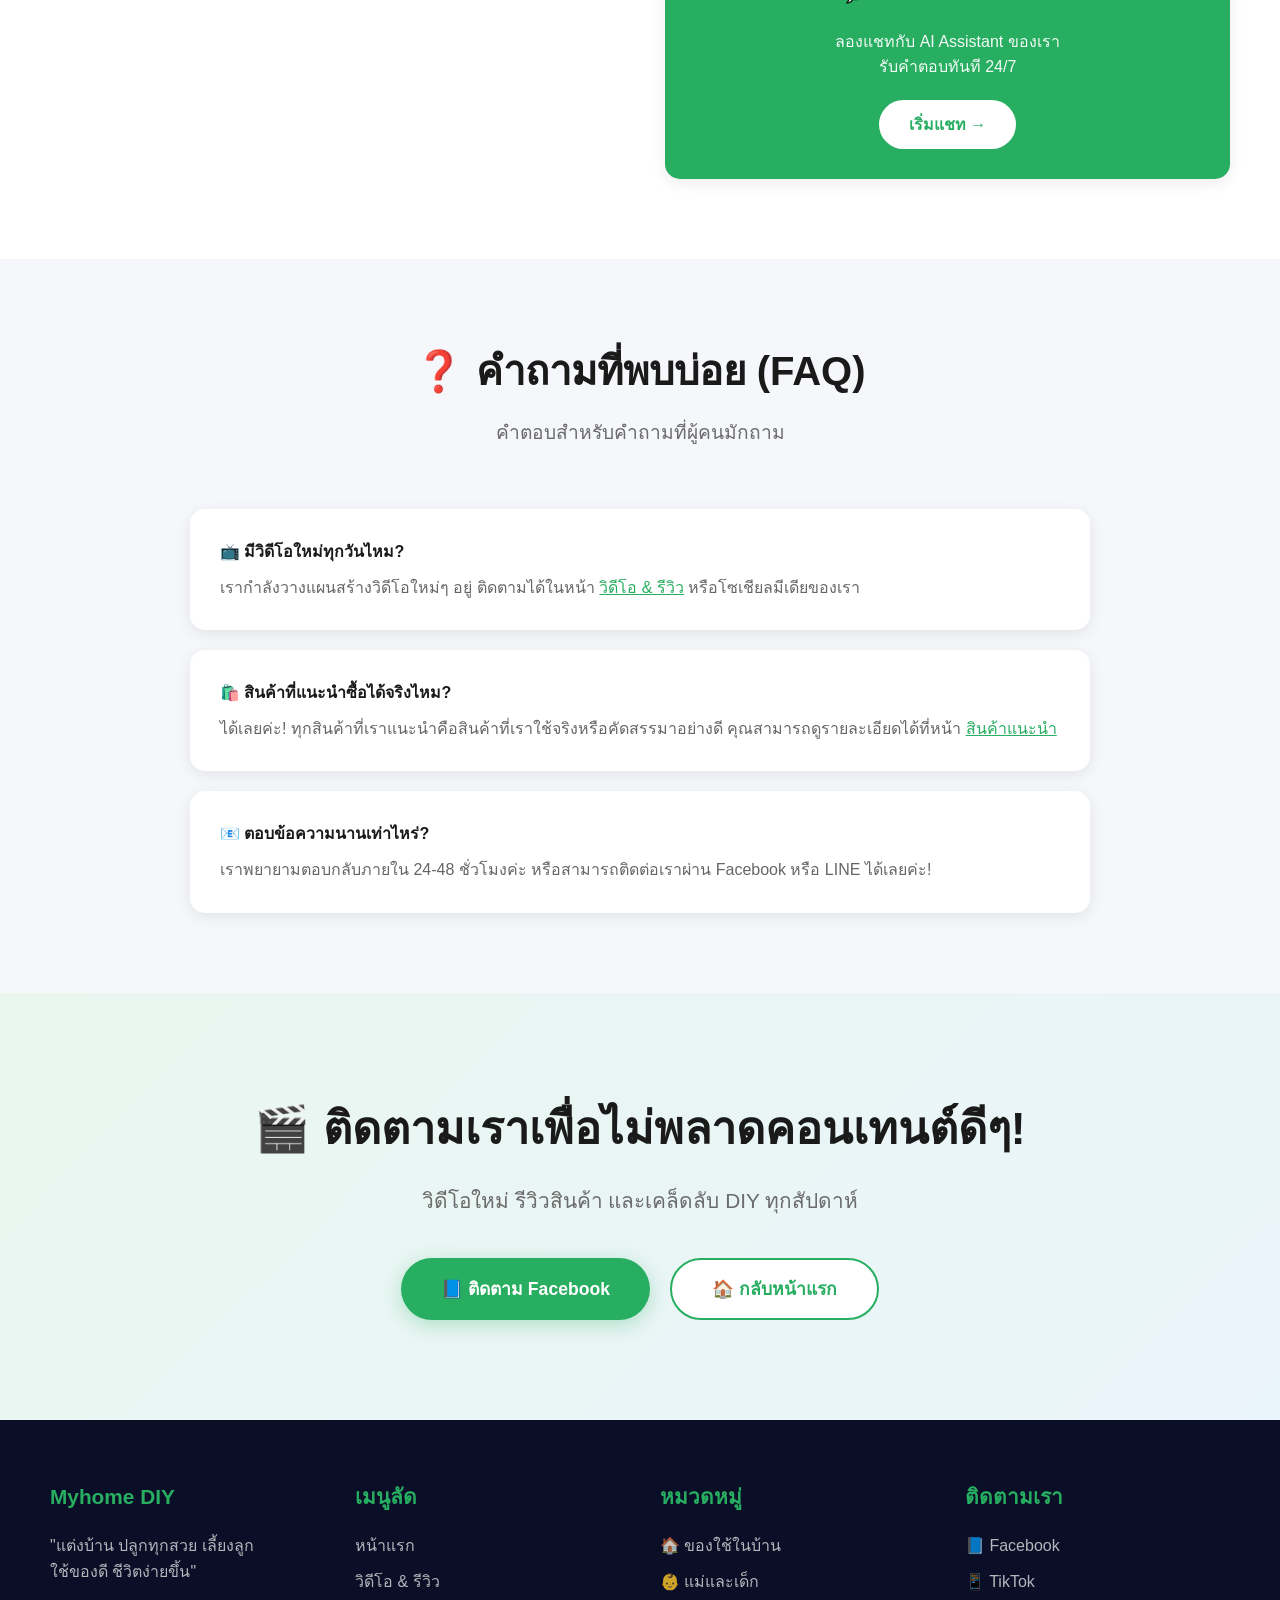
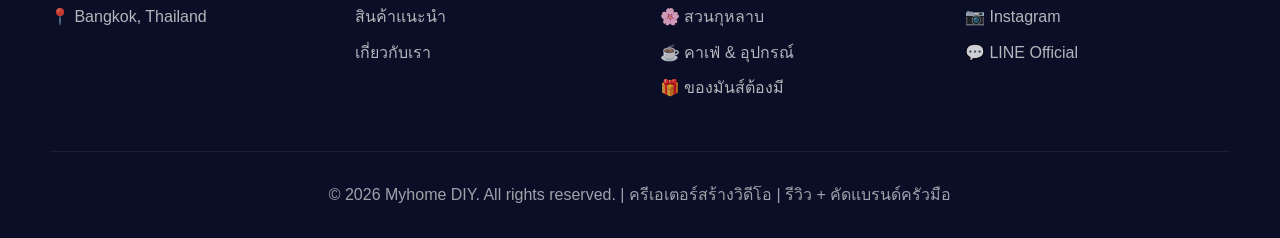
<file: contact.html>
<!DOCTYPE html>
<html lang="th">
<head>
    <meta charset="UTF-8">
    <meta name="viewport" content="width=device-width, initial-scale=1.0">
    <title>ติดต่อเรา - Myhome DIY</title>
    <link rel="stylesheet" href="assets/style.css">
    <style>
        .contact-container {
            max-width: 1200px;
            margin: 0 auto;
            display: grid;
            grid-template-columns: 1fr 1fr;
            gap: 50px;
            align-items: start;
        }

        .contact-form {
            background: white;
            padding: 40px;
            border-radius: 20px;
            box-shadow: 0 10px 40px rgba(0,0,0,0.08);
        }

        .form-group {
            margin-bottom: 25px;
        }

        .form-group label {
            display: block;
            font-weight: 600;
            margin-bottom: 10px;
            color: #333;
        }

        .form-group input,
        .form-group textarea {
            width: 100%;
            padding: 15px;
            border: 2px solid var(--border);
            border-radius: 10px;
            font-size: 1em;
            font-family: inherit;
            transition: all 0.3s;
        }

        .form-group input:focus,
        .form-group textarea:focus {
            outline: none;
            border-color: var(--primary);
            box-shadow: 0 0 0 3px rgba(39, 174, 96, 0.1);
        }

        .form-group textarea {
            min-height: 150px;
            resize: vertical;
        }

        .submit-btn {
            width: 100%;
            padding: 15px;
            background: var(--primary);
            color: white;
            border: none;
            border-radius: 10px;
            font-size: 1.1em;
            font-weight: 600;
            cursor: pointer;
            transition: all 0.3s;
        }

        .submit-btn:hover {
            background: var(--primary-dark);
            transform: translateY(-2px);
            box-shadow: 0 5px 20px rgba(39, 174, 96, 0.3);
        }

        .contact-info {
            display: flex;
            flex-direction: column;
            gap: 30px;
        }

        .info-card {
            background: white;
            padding: 30px;
            border-radius: 15px;
            box-shadow: 0 4px 15px rgba(0,0,0,0.08);
        }

        .info-card h4 {
            font-size: 1.3em;
            margin-bottom: 20px;
            color: #1a1a1a;
        }

        .social-link {
            display: flex;
            align-items: center;
            gap: 15px;
            padding: 15px;
            background: var(--light);
            border-radius: 10px;
            margin-bottom: 15px;
            text-decoration: none;
            color: #333;
            transition: all 0.3s;
        }

        .social-link:hover {
            background: var(--primary);
            color: white;
            transform: translateX(5px);
        }

        .social-icon {
            font-size: 2em;
            width: 50px;
            height: 50px;
            display: flex;
            align-items: center;
            justify-content: center;
            background: white;
            border-radius: 10px;
        }

        .info-item {
            display: flex;
            align-items: start;
            gap: 15px;
            margin-bottom: 20px;
        }

        .info-icon {
            font-size: 2em;
            flex-shrink: 0;
        }

        @media (max-width: 768px) {
            .contact-container {
                grid-template-columns: 1fr;
                gap: 30px;
            }

            .contact-form {
                padding: 30px;
            }
        }
    </style>
</head>
<body>
    <!-- HEADER -->
    <header>
        <nav>
            <a href="index.html" class="logo">
                <img src="images/logo-original.png" alt="Myhome DIY">
                <div class="logo-text">
                    <h1>Myhome DIY</h1>
                    <p>ครีเอเตอร์สร้างวิดีโอ | Bangkok</p>
                </div>
            </a>

            <ul class="nav-links">
                <li><a href="index.html">หน้าแรก</a></li>
                <li><a href="services.html">วิดีโอ & รีวิว</a></li>
                <li><a href="products.html">สินค้าแนะนำ</a></li>
                <li><a href="about.html">เกี่ยวกับเรา</a></li>
            </ul>

            <a href="dashboard.html" class="cta-button">🚀 Dashboard</a>
        </nav>
    </header>

    <!-- HERO -->
    <section class="hero" style="padding: 80px 50px;">
        <div class="hero-content">
            <span class="hero-badge">📬 ติดต่อเรา</span>
            <h2>พร้อมรับฟัง <span class="highlight">ทุกคำถาม</span></h2>
            <p>มีคำถาม ข้อเสนอแนะ หรืออยากติดต่อสอบถาม? ส่งข้อความมาหาเราได้เลย!</p>
        </div>
    </section>

    <!-- CONTACT SECTION -->
    <section style="padding: 80px 50px;">
        <div class="contact-container">
            <!-- CONTACT FORM -->
            <div>
                <div class="contact-form">
                    <h3 style="margin-bottom: 10px;">📝 ส่งข้อความหาเรา</h3>
                    <p style="color: #666; margin-bottom: 30px;">กรอกแบบฟอร์มด้านล่างเพื่อส่งข้อความถึงเรา</p>

                    <form onsubmit="handleSubmit(event)">
                        <div class="form-group">
                            <label for="name">ชื่อของคุณ *</label>
                            <input type="text" id="name" name="name" placeholder="กรุณากรอกชื่อ" required>
                        </div>

                        <div class="form-group">
                            <label for="email">อีเมล *</label>
                            <input type="email" id="email" name="email" placeholder="example@email.com" required>
                        </div>

                        <div class="form-group">
                            <label for="subject">หัวข้อ *</label>
                            <input type="text" id="subject" name="subject" placeholder="คุณต้องการสอบถามเรื่องอะไร?" required>
                        </div>

                        <div class="form-group">
                            <label for="message">ข้อความ *</label>
                            <textarea id="message" name="message" placeholder="เขียนข้อความของคุณที่นี่..." required></textarea>
                        </div>

                        <button type="submit" class="submit-btn">📨 ส่งข้อความ</button>
                    </form>
                </div>
            </div>

            <!-- CONTACT INFO -->
            <div class="contact-info">
                <!-- Social Media -->
                <div class="info-card">
                    <h4>📱 ติดตามเราที่</h4>
                    
                    <a href="https://www.facebook.com/profile.php?id=61570841748925" target="_blank" class="social-link">
                        <div class="social-icon">📘</div>
                        <div>
                            <strong>Facebook</strong>
                            <p style="margin: 5px 0 0 0; font-size: 0.9em; color: #666;">@MyhomeDIY</p>
                        </div>
                    </a>

                    <a href="#" target="_blank" class="social-link">
                        <div class="social-icon">📱</div>
                        <div>
                            <strong>TikTok</strong>
                            <p style="margin: 5px 0 0 0; font-size: 0.9em; color: #666;">@myhomediy</p>
                        </div>
                    </a>

                    <a href="#" target="_blank" class="social-link">
                        <div class="social-icon">📷</div>
                        <div>
                            <strong>Instagram</strong>
                            <p style="margin: 5px 0 0 0; font-size: 0.9em; color: #666;">@myhome.diy</p>
                        </div>
                    </a>

                    <a href="#" target="_blank" class="social-link">
                        <div class="social-icon">💬</div>
                        <div>
                            <strong>LINE Official</strong>
                            <p style="margin: 5px 0 0 0; font-size: 0.9em; color: #666;">@myhomediy</p>
                        </div>
                    </a>
                </div>

                <!-- Location & Info -->
                <div class="info-card">
                    <h4>📍 ข้อมูลเพิ่มเติม</h4>
                    
                    <div class="info-item">
                        <div class="info-icon">🏙️</div>
                        <div>
                            <strong>ที่ตั้ง</strong>
                            <p style="margin: 5px 0 0 0; color: #666;">Bangkok, Thailand</p>
                        </div>
                    </div>

                    <div class="info-item">
                        <div class="info-icon">🎥</div>
                        <div>
                            <strong>ประเภทธุรกิจ</strong>
                            <p style="margin: 5px 0 0 0; color: #666;">ครีเอเตอร์สร้างวิดีโอ | รีวิว + คัดแบรนด์ครัวมือ</p>
                        </div>
                    </div>

                    <div class="info-item">
                        <div class="info-icon">⏰</div>
                        <div>
                            <strong>เวลาตอบกลับ</strong>
                            <p style="margin: 5px 0 0 0; color: #666;">ภายใน 24-48 ชั่วโมง</p>
                        </div>
                    </div>

                    <div class="info-item">
                        <div class="info-icon">💡</div>
                        <div>
                            <strong>ความเชี่ยวชาญ</strong>
                            <p style="margin: 5px 0 0 0; color: #666;">แต่งบ้าน • ปลูกทุกสวย • เลี้ยงลูก • ใช้ของดี</p>
                        </div>
                    </div>
                </div>

                <!-- Quick Chat -->
                <div class="info-card" style="background: linear-gradient(135deg, var(--primary) 0%, #27ae60 100%); color: white; text-align: center;">
                    <h4 style="color: white;">💬 ต้องการคำตอบเร็ว?</h4>
                    <p style="margin-bottom: 20px; opacity: 0.95;">ลองแชทกับ AI Assistant ของเรา<br>รับคำตอบทันที 24/7</p>
                    <a href="chat.html" style="display: inline-block; padding: 12px 30px; background: white; color: var(--primary); border-radius: 30px; text-decoration: none; font-weight: 600; transition: all 0.3s;">
                        เริ่มแชท →
                    </a>
                </div>
            </div>
        </div>
    </section>

    <!-- FAQ SECTION -->
    <section style="padding: 80px 50px; background: var(--light);">
        <div class="section-title">
            <h3>❓ คำถามที่พบบ่อย (FAQ)</h3>
            <p>คำตอบสำหรับคำถามที่ผู้คนมักถาม</p>
        </div>

        <div style="max-width: 900px; margin: 0 auto;">
            <div style="background: white; padding: 30px; border-radius: 15px; margin-bottom: 20px; box-shadow: 0 4px 15px rgba(0,0,0,0.08);">
                <h4 style="margin-bottom: 10px; color: #1a1a1a;">📺 มีวิดีโอใหม่ทุกวันไหม?</h4>
                <p style="color: #666; line-height: 1.6;">เรากำลังวางแผนสร้างวิดีโอใหม่ๆ อยู่ ติดตามได้ในหน้า <a href="services.html" style="color: var(--primary);">วิดีโอ & รีวิว</a> หรือโซเชียลมีเดียของเรา</p>
            </div>

            <div style="background: white; padding: 30px; border-radius: 15px; margin-bottom: 20px; box-shadow: 0 4px 15px rgba(0,0,0,0.08);">
                <h4 style="margin-bottom: 10px; color: #1a1a1a;">🛍️ สินค้าที่แนะนำซื้อได้จริงไหม?</h4>
                <p style="color: #666; line-height: 1.6;">ได้เลยค่ะ! ทุกสินค้าที่เราแนะนำคือสินค้าที่เราใช้จริงหรือคัดสรรมาอย่างดี คุณสามารถดูรายละเอียดได้ที่หน้า <a href="products.html" style="color: var(--primary);">สินค้าแนะนำ</a></p>
            </div>

            <div style="background: white; padding: 30px; border-radius: 15px; box-shadow: 0 4px 15px rgba(0,0,0,0.08);">
                <h4 style="margin-bottom: 10px; color: #1a1a1a;">📧 ตอบข้อความนานเท่าไหร่?</h4>
                <p style="color: #666; line-height: 1.6;">เราพยายามตอบกลับภายใน 24-48 ชั่วโมงค่ะ หรือสามารถติดต่อเราผ่าน Facebook หรือ LINE ได้เลยค่ะ!</p>
            </div>
        </div>
    </section>

    <!-- CTA -->
    <section class="cta-section">
        <div class="cta-content">
            <h3>🎬 ติดตามเราเพื่อไม่พลาดคอนเทนต์ดีๆ!</h3>
            <p>วิดีโอใหม่ รีวิวสินค้า และเคล็ดลับ DIY ทุกสัปดาห์</p>
            <div class="hero-buttons">
                <a href="https://www.facebook.com/profile.php?id=61570841748925" target="_blank" class="btn btn-primary">📘 ติดตาม Facebook</a>
                <a href="index.html" class="btn btn-secondary">🏠 กลับหน้าแรก</a>
            </div>
        </div>
    </section>

    <!-- FOOTER -->
    <footer>
        <div class="footer-content">
            <div class="footer-section">
                <h4>Myhome DIY</h4>
                <p>"แต่งบ้าน ปลูกทุกสวย เลี้ยงลูก<br>ใช้ของดี ชีวิตง่ายขึ้น"</p>
                <p style="margin-top: 20px;">📍 Bangkok, Thailand</p>
            </div>

            <div class="footer-section">
                <h4>เมนูลัด</h4>
                <a href="index.html">หน้าแรก</a>
                <a href="services.html">วิดีโอ & รีวิว</a>
                <a href="products.html">สินค้าแนะนำ</a>
                <a href="about.html">เกี่ยวกับเรา</a>
            </div>

            <div class="footer-section">
                <h4>หมวดหมู่</h4>
                <a href="products.html#home">🏠 ของใช้ในบ้าน</a>
                <a href="products.html#baby">👶 แม่และเด็ก</a>
                <a href="products.html#garden">🌸 สวนกุหลาบ</a>
                <a href="products.html#cafe">☕ คาเฟ่ & อุปกรณ์</a>
                <a href="products.html#musthave">🎁 ของมันส์ต้องมี</a>
            </div>

            <div class="footer-section">
                <h4>ติดตามเรา</h4>
                <a href="https://www.facebook.com/profile.php?id=61570841748925" target="_blank">📘 Facebook</a>
                <a href="#" target="_blank">📱 TikTok</a>
                <a href="#" target="_blank">📷 Instagram</a>
                <a href="#" target="_blank">💬 LINE Official</a>
            </div>
        </div>

        <div class="footer-bottom">
            <p>&copy; 2026 Myhome DIY. All rights reserved. | ครีเอเตอร์สร้างวิดีโอ | รีวิว + คัดแบรนด์ครัวมือ</p>
        </div>
    </footer>

    <script>
        function handleSubmit(event) {
            event.preventDefault();
            
            const name = document.getElementById('name').value;
            const email = document.getElementById('email').value;
            const subject = document.getElementById('subject').value;
            const message = document.getElementById('message').value;

            // แสดงข้อความยืนยัน
            alert(`ขอบคุณคุณ ${name}!\n\nเราได้รับข้อความของคุณแล้ว และจะตอบกลับทางอีเมล ${email} ภายใน 24-48 ชั่วโมง\n\nหัวข้อ: ${subject}`);

            // รีเซ็ตฟอร์ม
            event.target.reset();
        }
    </script>
</body>
</html>
</file>
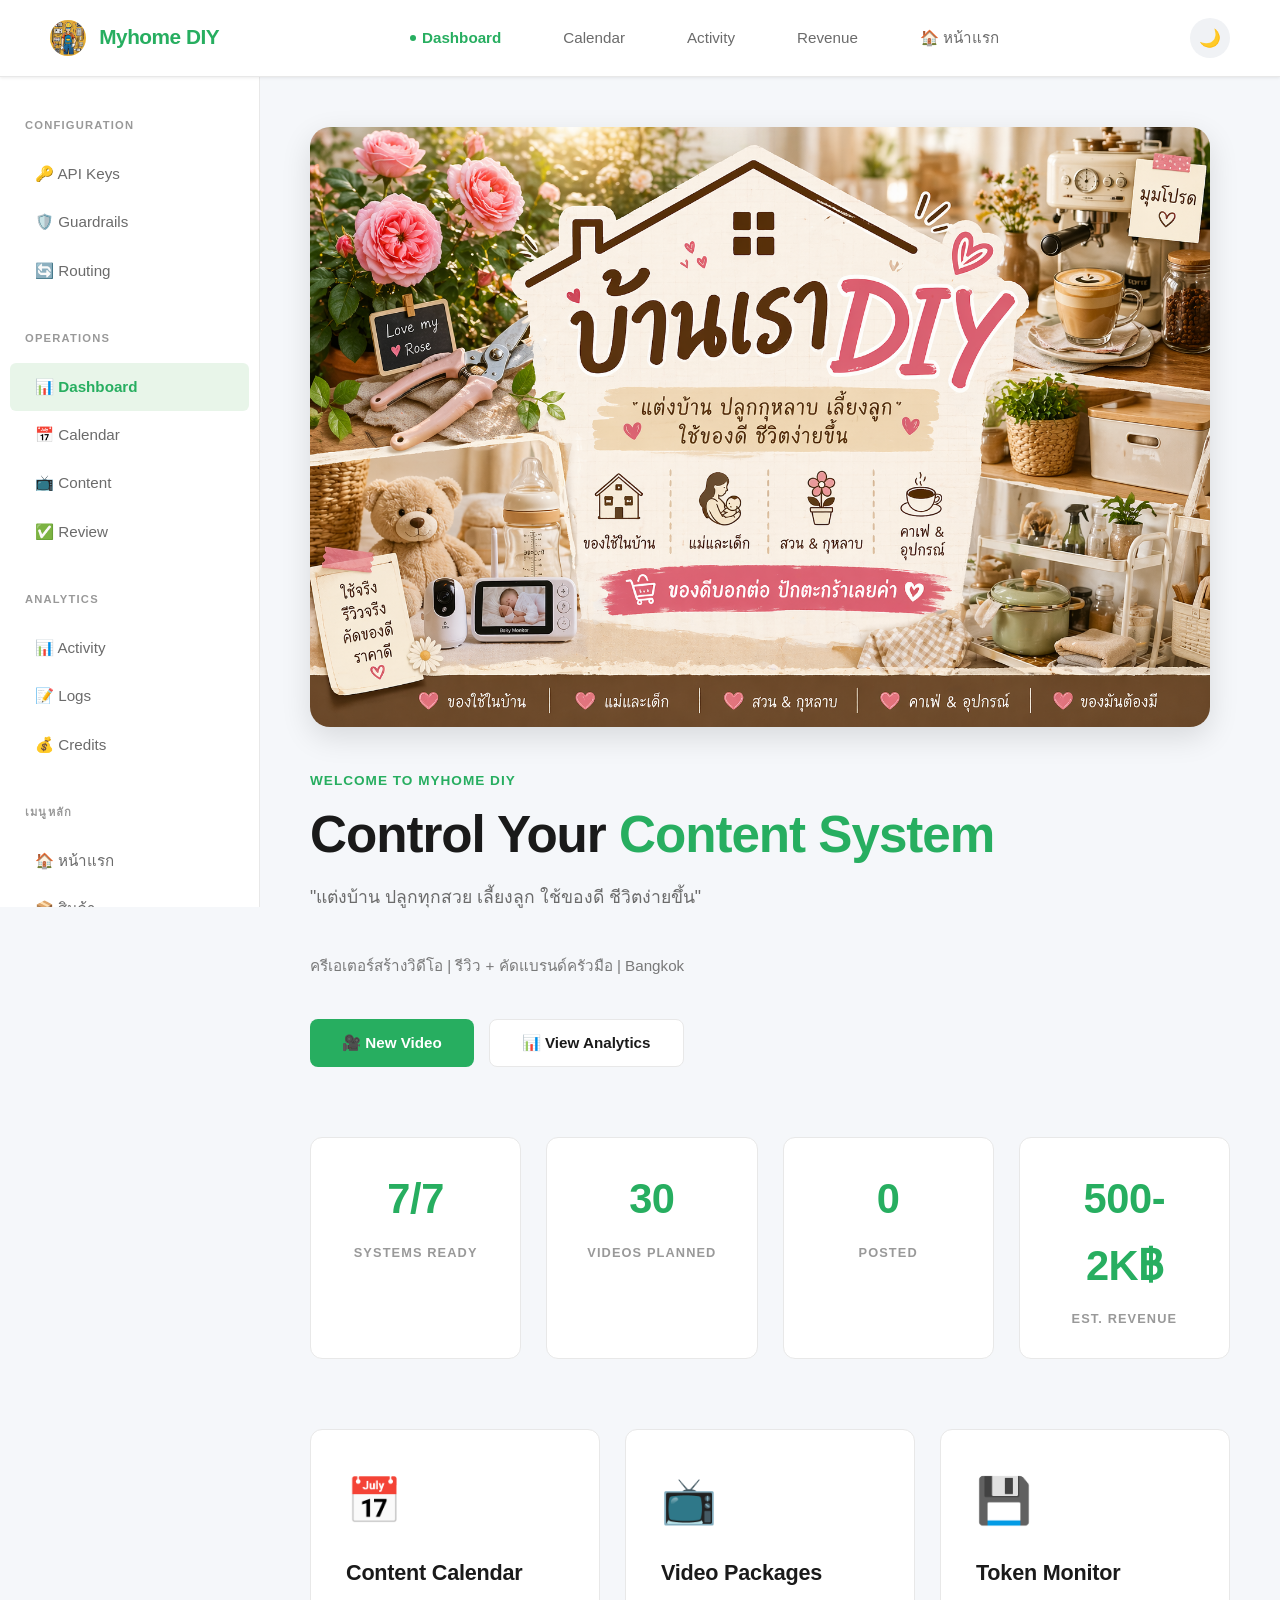
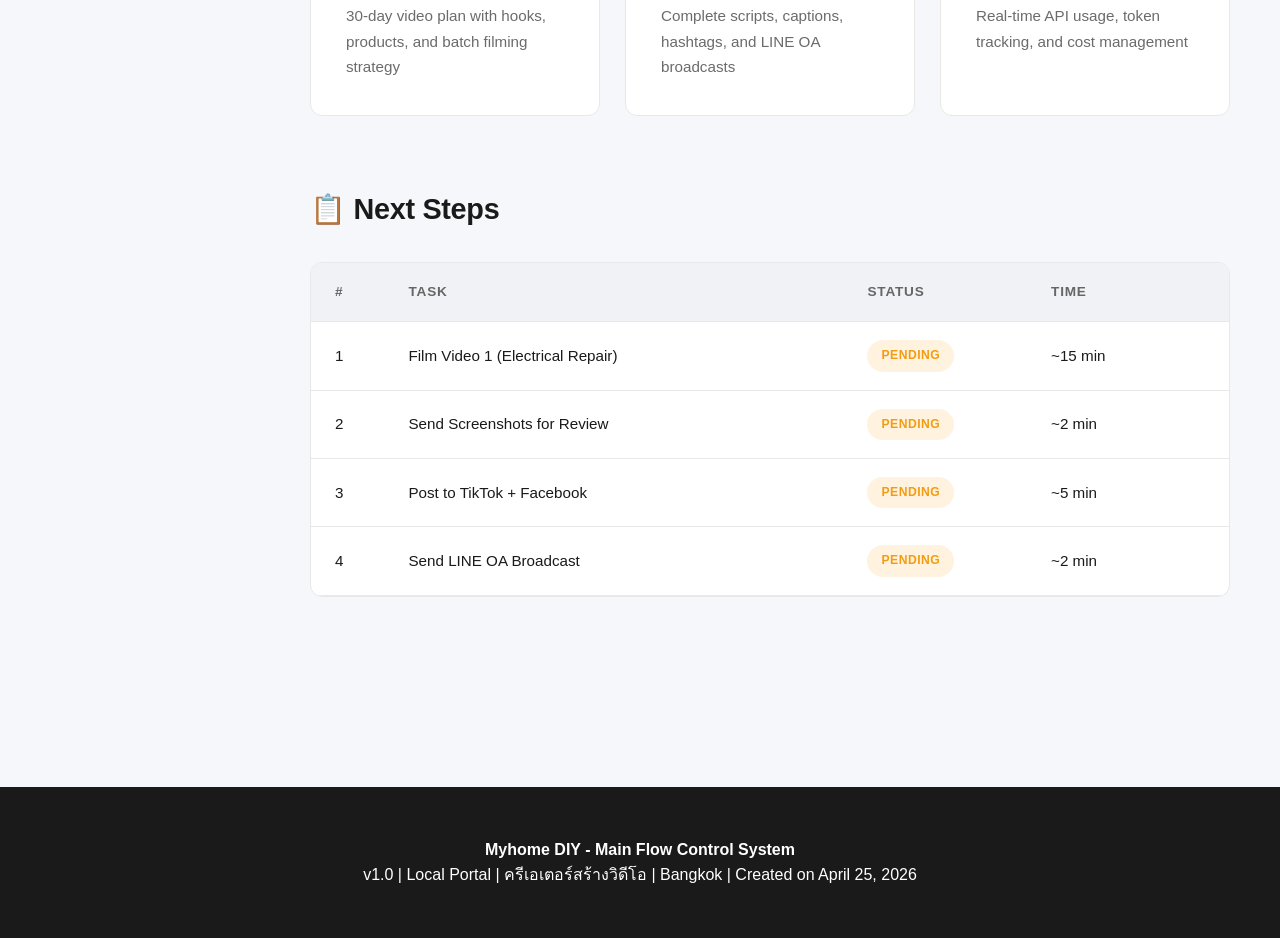
<file: dashboard.html>
<!DOCTYPE html>
     <html lang="th">
     <head>
         <meta charset="UTF-8">
         <meta name="viewport" content="width=device-width, initial-scale=1.0">
         <title>Myhome DIY - Main Flow Control</title>
         <style>
             * {
                 margin: 0;
                 padding: 0;
                 box-sizing: border-box;
             }

             :root {
                 --primary: #27ae60;
                 --dark: #0a0e27;
                 --light: #f5f7fa;
                 --white: #ffffff;
                 --text-dark: #1a1a1a;
                 --text-light: #e0e0e0;
                 --border: #e8e8e8;
                 --gray: #6b6b6b;
                 --light-gray: #f0f2f5;
             }

             body {
                 font-family: 'SF Pro Display', -apple-system, BlinkMacSystemFont, 'Segoe UI', Roboto, sans-serif;
                 background: var(--light);
                 color: var(--text-dark);
                 transition: all 0.4s ease;
                 line-height: 1.6;
             }

             body.dark-mode {
                 background: var(--dark);
                 color: var(--text-light);
             }

             header {
                 background: var(--white);
                 border-bottom: 1px solid var(--border);
                 padding: 0;
                 position: sticky;
                 top: 0;
                 z-index: 1000;
                 box-shadow: 0 1px 3px rgba(0, 0, 0, 0.08);
                 transition: all 0.3s ease;
             }

             body.dark-mode header {
                 background: #111820;
                 border-bottom-color: rgba(255, 255, 255, 0.08);
             }

             .header-container {
                 max-width: 1600px;
                 margin: 0 auto;
                 padding: 18px 50px;
                 display: flex;
                 justify-content: space-between;
                 align-items: center;
             }

             .logo {
                 font-size: 1.3em;
                 font-weight: 800;
                 letter-spacing: -0.5px;
                 color: var(--primary);
                 text-decoration: none;
             }

             .nav-center {
                 display: flex;
                 gap: 50px;
                 list-style: none;
             }

             .nav-center a {
                 text-decoration: none;
                 color: var(--gray);
                 font-size: 0.95em;
                 font-weight: 500;
                 transition: color 0.3s ease;
                 display: flex;
                 align-items: center;
                 gap: 6px;
             }

             body.dark-mode .nav-center a {
                 color: #aaa;
             }

             .nav-center a:hover,
             .nav-center a.active {
                 color: var(--primary);
                 font-weight: 600;
             }

             .nav-center a::before {
                 content: '';
                 display: inline-block;
                 width: 6px;
                 height: 6px;
                 background: var(--primary);
                 border-radius: 50%;
                 opacity: 0;
                 transition: opacity 0.3s ease;
             }

             .nav-center a.active::before {
                 opacity: 1;
             }

             .nav-right {
                 display: flex;
                 gap: 20px;
                 align-items: center;
             }

             .theme-btn {
                 background: var(--light-gray);
                 border: none;
                 width: 40px;
                 height: 40px;
                 border-radius: 50%;
                 font-size: 1.1em;
                 cursor: pointer;
                 transition: all 0.3s ease;
                 display: flex;
                 align-items: center;
                 justify-content: center;
             }

             body.dark-mode .theme-btn {
                 background: #1a1f2e;
                 border: 1px solid rgba(255, 255, 255, 0.1);
             }

             .theme-btn:hover {
                 transform: scale(1.1);
                 background: var(--primary);
                 color: white;
             }

             .main-layout {
                 display: flex;
                 min-height: calc(100vh - 70px);
             }

             .sidebar {
                 width: 260px;
                 background: var(--white);
                 border-right: 1px solid var(--border);
                 padding: 40px 0;
                 overflow-y: auto;
                 position: sticky;
                 top: 70px;
                 height: calc(100vh - 70px);
             }

             body.dark-mode .sidebar {
                 background: #111820;
                 border-right-color: rgba(255, 255, 255, 0.08);
             }

             .sidebar-section {
                 margin-bottom: 35px;
             }

             .sidebar-title {
                 font-size: 0.7em;
                 text-transform: uppercase;
                 letter-spacing: 1.2px;
                 color: #999;
                 font-weight: 700;
                 padding: 0 25px;
                 margin-bottom: 15px;
             }

             body.dark-mode .sidebar-title {
                 color: #666;
             }

             .sidebar-link {
                 display: flex;
                 align-items: center;
                 gap: 12px;
                 padding: 12px 25px;
                 text-decoration: none;
                 color: var(--gray);
                 font-size: 0.95em;
                 transition: all 0.3s ease;
                 margin: 0 10px;
                 border-radius: 6px;
             }

             body.dark-mode .sidebar-link {
                 color: #aaa;
             }

             .sidebar-link:hover {
                 background: var(--light-gray);
                 color: var(--primary);
             }

             body.dark-mode .sidebar-link:hover {
                 background: #1a1f2e;
             }

             .sidebar-link.active {
                 background: #e8f5e9;
                 color: var(--primary);
                 font-weight: 600;
             }

             body.dark-mode .sidebar-link.active {
                 background: rgba(39, 174, 96, 0.15);
             }

             .content {
                 flex: 1;
                 padding: 50px;
                 overflow-y: auto;
                 background: var(--light);
             }

             body.dark-mode .content {
                 background: var(--dark);
             }

             .page {
                 display: none;
                 animation: fadeIn 0.5s ease;
             }

             .page.active {
                 display: block;
             }

             @keyframes fadeIn {
                 from {
                     opacity: 0;
                     transform: translateY(15px);
                 }
                 to {
                     opacity: 1;
                     transform: translateY(0);
                 }
             }

             .hero {
                 margin-bottom: 70px;
             }

             .hero-subtitle {
                 font-size: 0.85em;
                 text-transform: uppercase;
                 letter-spacing: 1px;
                 color: var(--primary);
                 font-weight: 700;
                 margin-bottom: 15px;
             }

             .hero h1 {
                 font-size: 3.2em;
                 font-weight: 900;
                 line-height: 1.15;
                 margin-bottom: 18px;
                 letter-spacing: -0.02em;
             }

             body.dark-mode .hero h1 {
                 color: var(--text-light);
             }

             .hero p {
                 font-size: 1.1em;
                 color: var(--gray);
                 max-width: 700px;
                 line-height: 1.7;
                 margin-bottom: 40px;
             }

             body.dark-mode .hero p {
                 color: #999;
             }

             .hero .highlight {
                 color: var(--primary);
             }

             .btn-group {
                 display: flex;
                 gap: 15px;
                 flex-wrap: wrap;
             }

             .btn {
                 padding: 14px 32px;
                 font-size: 0.95em;
                 font-weight: 600;
                 border: none;
                 border-radius: 8px;
                 cursor: pointer;
                 transition: all 0.3s ease;
                 text-decoration: none;
                 display: inline-block;
             }

             .btn-primary {
                 background: var(--primary);
                 color: white;
             }

             .btn-primary:hover {
                 transform: translateY(-3px);
                 box-shadow: 0 12px 24px rgba(39, 174, 96, 0.25);
             }

             .btn-secondary {
                 background: var(--white);
                 color: var(--text-dark);
                 border: 1.5px solid var(--border);
             }

             body.dark-mode .btn-secondary {
                 background: #1a1f2e;
                 color: var(--text-light);
                 border-color: rgba(255, 255, 255, 0.15);
             }

             .btn-secondary:hover {
                 border-color: var(--primary);
                 background: var(--light-gray);
             }

             body.dark-mode .btn-secondary:hover {
                 background: #222d3e;
             }

             .metrics {
                 display: grid;
                 grid-template-columns: repeat(4, 1fr);
                 gap: 25px;
                 margin: 60px 0;
             }

             .metric-card {
                 background: var(--white);
                 border: 1px solid var(--border);
                 border-radius: 12px;
                 padding: 28px;
                 text-align: center;
                 transition: all 0.3s ease;
             }

             body.dark-mode .metric-card {
                 background: #111820;
                 border-color: rgba(255, 255, 255, 0.08);
             }

             .metric-card:hover {
                 transform: translateY(-6px);
                 border-color: var(--primary);
                 box-shadow: 0 12px 30px rgba(39, 174, 96, 0.12);
             }

             .metric-value {
                 font-size: 2.6em;
                 font-weight: 900;
                 color: var(--primary);
                 margin-bottom: 10px;
                 letter-spacing: -0.01em;
             }

             .metric-label {
                 font-size: 0.8em;
                 text-transform: uppercase;
                 letter-spacing: 1.1px;
                 color: #999;
                 font-weight: 700;
             }

             body.dark-mode .metric-label {
                 color: #666;
             }

             .cards-grid {
                 display: grid;
                 grid-template-columns: repeat(3, 1fr);
                 gap: 25px;
                 margin: 70px 0;
             }

             .card {
                 background: var(--white);
                 border: 1px solid var(--border);
                 border-radius: 12px;
                 padding: 35px;
                 transition: all 0.3s ease;
             }

             body.dark-mode .card {
                 background: #111820;
                 border-color: rgba(255, 255, 255, 0.08);
             }

             .card:hover {
                 transform: translateY(-8px);
                 border-color: var(--primary);
                 box-shadow: 0 16px 40px rgba(39, 174, 96, 0.15);
             }

             .card-icon {
                 font-size: 2.8em;
                 margin-bottom: 20px;
             }

             .card h3 {
                 font-size: 1.35em;
                 font-weight: 700;
                 margin-bottom: 12px;
                 letter-spacing: -0.01em;
             }

             .card p {
                 color: var(--gray);
                 font-size: 0.95em;
                 line-height: 1.7;
             }

             body.dark-mode .card p {
                 color: #999;
             }

             .section-title {
                 font-size: 1.8em;
                 font-weight: 700;
                 margin: 70px 0 30px;
                 letter-spacing: -0.01em;
             }

             .table-container {
                 background: var(--white);
                 border-radius: 12px;
                 overflow: hidden;
                 border: 1px solid var(--border);
                 margin-bottom: 40px;
             }

             body.dark-mode .table-container {
                 background: #111820;
                 border-color: rgba(255, 255, 255, 0.08);
             }

             table {
                 width: 100%;
                 border-collapse: collapse;
             }

             th {
                 background: var(--light-gray);
                 padding: 18px 24px;
                 text-align: left;
                 font-weight: 700;
                 font-size: 0.85em;
                 text-transform: uppercase;
                 letter-spacing: 0.8px;
                 color: #666;
                 border-bottom: 1px solid var(--border);
             }

             body.dark-mode th {
                 background: #0a0e27;
                 color: #999;
                 border-bottom-color: rgba(255, 255, 255, 0.08);
             }

             td {
                 padding: 18px 24px;
                 border-bottom: 1px solid var(--border);
                 font-size: 0.95em;
             }

             body.dark-mode td {
                 border-bottom-color: rgba(255, 255, 255, 0.05);
             }

             tr:hover {
                 background: var(--light-gray);
             }

             body.dark-mode tr:hover {
                 background: #1a1f2e;
             }

             .badge {
                 display: inline-block;
                 padding: 6px 14px;
                 border-radius: 20px;
                 font-size: 0.8em;
                 font-weight: 700;
                 text-transform: uppercase;
                 letter-spacing: 0.5px;
             }

             .badge-success {
                 background: #e8f5e9;
                 color: var(--primary);
             }

             .badge-warning {
                 background: #fff3e0;
                 color: #f39c12;
             }

             .badge-info {
                 background: #e3f2fd;
                 color: #3498db;
             }

             footer {
                 background: var(--text-dark);
                 color: white;
                 padding: 50px;
                 margin-top: 100px;
                 text-align: center;
             }

             body.dark-mode footer {
                 background: #0a0e27;
             }

             @media (max-width: 1200px) {
                 .metrics {
                     grid-template-columns: repeat(2, 1fr);
                 }

                 .cards-grid {
                     grid-template-columns: repeat(2, 1fr);
                 }

                 .header-container {
                     padding: 15px 30px;
                 }

                 .content {
                     padding: 40px;
                 }
             }

             @media (max-width: 768px) {
                 .main-layout {
                     flex-direction: column;
                 }

                 .sidebar {
                     width: 100%;
                     border-right: none;
                     border-bottom: 1px solid var(--border);
                     height: auto;
                     position: relative;
                     top: 0;
                     padding: 20px 0;
                 }

                 .nav-center {
                     gap: 30px;
                 }

                 .metrics {
                     grid-template-columns: 1fr;
                 }

                 .cards-grid {
                     grid-template-columns: 1fr;
                 }

                 .hero h1 {
                     font-size: 2.2em;
                 }

                 .content {
                     padding: 25px;
                 }
             }
         </style>
     </head>
     <body>
         <header>
             <div class="header-container">
                 <a href="#" class="logo">
                     <img src="images/logo-original.png" alt="Myhome DIY" style="height: 36px; vertical-align: middle; margin-right: 8px; border-radius: 50%;">
                     Myhome DIY
                 </a>

                 <ul class="nav-center">
                     <li><a href="#" onclick="showPage(event, 'dashboard')" class="nav-link active">Dashboard</a></li>
                     <li><a href="#" onclick="showPage(event, 'calendar')" class="nav-link">Calendar</a></li>
                     <li><a href="#" onclick="showPage(event, 'activity')" class="nav-link">Activity</a></li>
                     <li><a href="#" onclick="showPage(event, 'revenue')" class="nav-link">Revenue</a></li>
                     <li><a href="index.html" class="nav-link">🏠 หน้าแรก</a></li>
                 </ul>

                 <div class="nav-right">
                     <button class="theme-btn" onclick="toggleTheme()">🌙</button>
                 </div>
             </div>
         </header>

         <div class="main-layout">
             <div class="sidebar">
                 <div class="sidebar-section">
                     <div class="sidebar-title">Configuration</div>
                     <a href="#" class="sidebar-link">🔑 API Keys</a>
                     <a href="#" class="sidebar-link">🛡️ Guardrails</a>
                     <a href="#" class="sidebar-link">🔄 Routing</a>
                 </div>

                 <div class="sidebar-section">
                     <div class="sidebar-title">Operations</div>
                     <a href="#" onclick="showPage(event, 'dashboard')" class="sidebar-link active">📊 Dashboard</a>
                     <a href="#" onclick="showPage(event, 'calendar')" class="sidebar-link">📅 Calendar</a>
                     <a href="#" onclick="showPage(event, 'content')" class="sidebar-link">📺 Content</a>
                     <a href="#" onclick="showPage(event, 'review')" class="sidebar-link">✅ Review</a>
                 </div>

                 <div class="sidebar-section">
                     <div class="sidebar-title">Analytics</div>
                     <a href="#" onclick="showPage(event, 'activity')" class="sidebar-link">📊 Activity</a>
                     <a href="#" class="sidebar-link">📝 Logs</a>
                     <a href="#" class="sidebar-link">💰 Credits</a>
                 </div>

                 <div class="sidebar-section">
                     <div class="sidebar-title">เมนูหลัก</div>
                     <a href="index.html" class="sidebar-link">🏠 หน้าแรก</a>
                     <a href="products.html" class="sidebar-link">📦 สินค้า</a>
                 </div>
             </div>

             <div class="content">
                 <!-- DASHBOARD PAGE -->
                 <div id="dashboard" class="page active">
                     <div class="hero">
                         <img src="images/banner-original.png" alt="Myhome DIY Banner" style="max-width: 900px; width: 100%; border-radius: 20px; margin-bottom: 35px; box-shadow: 0 10px 30px rgba(0,0,0,0.12);">
                         <div class="hero-subtitle">Welcome to Myhome DIY</div>
                         <h1>Control Your <span class="highlight">Content System</span></h1>
                         <p>"แต่งบ้าน ปลูกทุกสวย เลี้ยงลูก ใช้ของดี ชีวิตง่ายขึ้น"</p>
                         <p style="margin-top: 15px; font-size: 0.95em; opacity: 0.9;">ครีเอเตอร์สร้างวิดีโอ | รีวิว + คัดแบรนด์ครัวมือ | Bangkok</p>
                         <div class="btn-group">
                             <button class="btn btn-primary" onclick="alert('Starting new video...')"> 🎥 New Video</button>
                             <button class="btn btn-secondary" onclick="showPage(event, 'activity')"> 📊 View Analytics</button>
                         </div>
                     </div>

                     <div class="metrics">
                         <div class="metric-card">
                             <div class="metric-value">7/7</div>
                             <div class="metric-label">Systems Ready</div>
                         </div>
                         <div class="metric-card">
                             <div class="metric-value">30</div>
                             <div class="metric-label">Videos Planned</div>
                         </div>
                         <div class="metric-card">
                             <div class="metric-value">0</div>
                             <div class="metric-label">Posted</div>
                         </div>
                         <div class="metric-card">
                             <div class="metric-value">500-2K฿</div>
                             <div class="metric-label">Est. Revenue</div>
                         </div>
                     </div>

                     <div class="cards-grid">
                         <div class="card">
                             <div class="card-icon">📅</div>
                             <h3>Content Calendar</h3>
                             <p>30-day video plan with hooks, products, and batch filming strategy</p>
                         </div>
                         <div class="card">
                             <div class="card-icon">📺</div>
                             <h3>Video Packages</h3>
                             <p>Complete scripts, captions, hashtags, and LINE OA broadcasts</p>
                         </div>
                         <div class="card">
                             <div class="card-icon">💾</div>
                             <h3>Token Monitor</h3>
                             <p>Real-time API usage, token tracking, and cost management</p>
                         </div>
                     </div>

                     <h2 class="section-title">📋 Next Steps</h2>
                     <div class="table-container">
                         <table>
                             <thead>
                                 <tr>
                                     <th style="width: 8%">#</th>
                                     <th style="width: 50%">Task</th>
                                     <th style="width: 20%">Status</th>
                                     <th style="width: 22%">Time</th>
                                 </tr>
                             </thead>
                             <tbody>
                                 <tr>
                                     <td>1</td>
                                     <td>Film Video 1 (Electrical Repair)</td>
                                     <td><span class="badge badge-warning">Pending</span></td>
                                     <td>~15 min</td>
                                 </tr>
                                 <tr>
                                     <td>2</td>
                                     <td>Send Screenshots for Review</td>
                                     <td><span class="badge badge-warning">Pending</span></td>
                                     <td>~2 min</td>
                                 </tr>
                                 <tr>
                                     <td>3</td>
                                     <td>Post to TikTok + Facebook</td>
                                     <td><span class="badge badge-warning">Pending</span></td>
                                     <td>~5 min</td>
                                 </tr>
                                 <tr>
                                     <td>4</td>
                                     <td>Send LINE OA Broadcast</td>
                                     <td><span class="badge badge-warning">Pending</span></td>
                                     <td>~2 min</td>
                                 </tr>
                             </tbody>
                         </table>
                     </div>
                 </div>

                 <!-- CALENDAR PAGE -->
                 <div id="calendar" class="page">
                     <div class="hero">
                         <div class="hero-subtitle">Planning</div>
                         <h1>30-Day <span class="highlight">Content Calendar</span></h1>
                         <p>Complete video plan with hooks, products, and batch filming strategy</p>
                     </div>

                     <div class="table-container">
                         <table>
                             <thead>
                                 <tr>
                                     <th>Day</th>
                                     <th>Date</th>
                                     <th>Niche</th>
                                     <th>Topic</th>
                                     <th>Hook</th>
                                     <th>Product</th>
                                     <th>Price</th>
                                 </tr>
                             </thead>
                             <tbody>
                                 <tr>
                                     <td>1</td>
                                     <td>4/25</td>
                                     <td>⚡ Electrical</td>
                                     <td>พัดลมไม่หมุน ตรวจ 3 จุด</td>
                                     <td>Price Shock</td>
                                     <td>Multimeter</td>
                                     <td>150-350฿</td>
                                 </tr>
                                 <tr>
                                     <td>2</td>
                                     <td>4/26</td>
                                     <td>🌹 Rose</td>
                                     <td>ดอกกุหลาบไม่ออกดอก? ตรวจ 3 จุด</td>
                                     <td>Price Shock</td>
                                     <td>Fertilizer</td>
                                     <td>79-99฿</td>
                                 </tr>
                                 <tr>
                                     <td>3</td>
                                     <td>4/27</td>
                                     <td>⚡ Electrical</td>
                                     <td>สวิตช์ไฟดึงแล้วไม่ตัด</td>
                                     <td>Time Saving</td>
                                     <td>Switch</td>
                                     <td>30-50฿</td>
                                 </tr>
                                 <tr>
                                     <td>4</td>
                                     <td>4/28</td>
                                     <td>🌹 Rose</td>
                                     <td>ปลูกกุหลาบในกระถางเล็ก</td>
                                     <td>Comparison</td>
                                     <td>Soil</td>
                                     <td>50-150฿</td>
                                 </tr>
                                 <tr>
                                     <td>5</td>
                                     <td>4/29</td>
                                     <td>⚡ Electrical</td>
                                     <td>เต้ารับไฟ 3 ช่องเสีย</td>
                                     <td>Time Saving</td>
                                     <td>Outlet</td>
                                     <td>50-80฿</td>
                                 </tr>
                                 <tr>
                                     <td>6</td>
                                     <td>4/30</td>
                                     <td>🌹 Rose</td>
                                     <td>บาดแผลดอกกุหลาบ</td>
                                     <td>Personal Test</td>
                                     <td>Spray</td>
                                     <td>50-80฿</td>
                                 </tr>
                                 <tr>
                                     <td>7</td>
                                     <td>5/1</td>
                                     <td>⚡ Electrical</td>
                                     <td>LED vs ธรรมดา</td>
                                     <td>Comparison</td>
                                     <td>LED Bulb</td>
                                     <td>30-50฿</td>
                                 </tr>
                                 <tr>
                                     <td>8</td>
                                     <td>5/2</td>
                                     <td>🌹 Rose</td>
                                     <td>ไข่กุลาฟ ท้องน้อย</td>
                                     <td>Anti-Hype</td>
                                     <td>Holder</td>
                                     <td>100-200฿</td>
                                 </tr>
                                 <tr>
                                     <td>9</td>
                                     <td>5/3</td>
                                     <td>⚡ Electrical</td>
                                     <td>แอร์เปิด-ปิดเอง</td>
                                     <td>Time Saving</td>
                                     <td>Thermostat</td>
                                     <td>300-500฿</td>
                                 </tr>
                                 <tr>
                                     <td>10</td>
                                     <td>5/4</td>
                                     <td>🌹 Rose</td>
                                     <td>สลัดกุหลาบไทย vs ฝรั่ง</td>
                                     <td>Comparison</td>
                                     <td>Fertilizer</td>
                                     <td>79-99฿</td>
                                 </tr>
                             </tbody>
                         </table>
                     </div>
                 </div>

                 <!-- ACTIVITY PAGE -->
                 <div id="activity" class="page">
                     <div class="hero">
                         <div class="hero-subtitle">Monitoring</div>
                         <h1>Usage & <span class="highlight">Token Monitor</span></h1>
                         <p>Real-time API consumption, cost tracking, and renewal alerts</p>
                     </div>

                     <div class="metrics">
                         <div class="metric-card">
                             <div class="metric-value">45.2K</div>
                             <div class="metric-label">Tokens Used</div>
                         </div>
                         <div class="metric-card">
                             <div class="metric-value">$0.57</div>
                             <div class="metric-label">Cost</div>
                         </div>
                         <div class="metric-card">
                             <div class="metric-value">$25</div>
                             <div class="metric-label">Budget</div>
                         </div>
                         <div class="metric-card">
                             <div class="metric-value">98%</div>
                             <div class="metric-label">Remaining</div>
                         </div>
                     </div>

                     <h2 class="section-title">🤖 Agent Usage</h2>
                     <div class="table-container">
                         <table>
                             <thead>
                                 <tr>
                                     <th>Agent</th>
                                     <th>Model</th>
                                     <th>Provider</th>
                                     <th>Budget</th>
                                     <th>Used</th>
                                     <th>Status</th>
                                 </tr>
                             </thead>
                             <tbody>
                                 <tr>
                                     <td><strong>SCRIPTER</strong></td>
                                     <td>Claude Sonnet 4.6</td>
                                     <td>Anthropic</td>
                                     <td>500K</td>
                                     <td>45,200</td>
                                     <td><span class="badge badge-success">✅ Good</span></td>
                                 </tr>
                                 <tr>
                                     <td><strong>REVIEWER</strong></td>
                                     <td>Claude Haiku 4.5</td>
                                     <td>OpenRouter</td>
                                     <td>1M</td>
                                     <td>12,400</td>
                                     <td><span class="badge badge-success">✅ Excellent</span></td>
                                 </tr>
                                 <tr>
                                     <td><strong>SCOUT</strong></td>
                                     <td>Claude Opus 4.6</td>
                                     <td>Anthropic</td>
                                     <td>300K</td>
                                     <td>28,950</td>
                                     <td><span class="badge badge-success">✅ Good</span></td>
                                 </tr>
                             </tbody>
                         </table>
                     </div>
                 </div>

                 <!-- REVENUE PAGE -->
                 <div id="revenue" class="page">
                     <div class="hero">
                         <div class="hero-subtitle">Insights</div>
                         <h1>Revenue <span class="highlight">Forecast</span></h1>
                         <p>3-month revenue projections by platform and growth trajectory</p>
                     </div>

                     <div class="cards-grid">
                         <div class="card">
                             <div class="card-icon">🔴</div>
                             <h3>Month 1</h3>
                             <div style="font-size: 1.8em; color: var(--primary); font-weight: 700; margin: 15px 0;">500-2K฿</div>
                             <p>1-4 videos | Shopee only | Low reach</p>
                         </div>
                         <div class="card">
                             <div class="card-icon">🟠</div>
                             <h3>Month 2</h3>
                             <div style="font-size: 1.8em; color: var(--primary); font-weight: 700; margin: 15px 0;">3-8K฿</div>
                             <p>20+ videos | TikTok Shop | Growing</p>
                         </div>
                         <div class="card">
                             <div class="card-icon">🟢</div>
                             <h3>Month 3+</h3>
                             <div style="font-size: 1.8em; color: var(--primary); font-weight: 700; margin: 15px 0;">8-15K฿</div>
                             <p>30+ videos | 2 platforms | Scaling</p>
                         </div>
                     </div>

                     <h2 class="section-title">💵 Revenue by Platform</h2>
                     <div class="table-container">
                         <table>
                             <thead>
                                 <tr>
                                     <th>Platform</th>
                                     <th>Commission</th>
                                     <th>Daily (M2)</th>
                                     <th>Monthly</th>
                                     <th>Status</th>
                                 </tr>
                             </thead>
                             <tbody>
                                 <tr>
                                     <td><strong>Shopee Affiliate</strong></td>
                                     <td>4-6%</td>
                                     <td>30-90฿</td>
                                     <td>900-2,700฿</td>
                                     <td><span class="badge badge-success">✅ Active</span></td>
                                 </tr>
                                 <tr>
                                     <td><strong>LINE OA Broadcast</strong></td>
                                     <td>5-7%</td>
                                     <td>30-70฿</td>
                                     <td>900-2,100฿</td>
                                     <td><span class="badge badge-success">✅ Active</span></td>
                                 </tr>
                                 <tr>
                                     <td><strong>TikTok Shop</strong></td>
                                     <td>8-12%</td>
                                     <td>32-96฿</td>
                                     <td>960-2,880฿</td>
                                     <td><span class="badge badge-info">⏳ Month 2</span></td>
                                 </tr>
                             </tbody>
                         </table>
                     </div>
                 </div>
             </div>
         </div>

         <footer>
             <strong>Myhome DIY - Main Flow Control System</strong>
             <p>v1.0 | Local Portal | ครีเอเตอร์สร้างวิดีโอ | Bangkok | Created on April 25, 2026</p>
         </footer>

         <script>
             function showPage(e, pageId) {
                 const pages = document.querySelectorAll('.page');
                 pages.forEach(page => page.classList.remove('active'));
                 document.getElementById(pageId).classList.add('active');

                 const navLinks = document.querySelectorAll('.nav-link');
                 navLinks.forEach(link => link.classList.remove('active'));
                 e.target.classList.add('active');

                 const sidebarLinks = document.querySelectorAll('.sidebar-link');
                 sidebarLinks.forEach(link => link.classList.remove('active'));
                 if (e.currentTarget && e.currentTarget.classList) {
                     e.currentTarget.classList.add('active');
                 }

                 window.scrollTo(0, 0);
             }

             function toggleTheme() {
                 document.body.classList.toggle('dark-mode');
                 const isDark = document.body.classList.contains('dark-mode');
                 localStorage.setItem('theme', isDark ? 'dark' : 'light');
                 document.querySelector('.theme-btn').textContent = isDark ? '☀️' : '🌙';
             }

             window.addEventListener('load', () => {
                 const savedTheme = localStorage.getItem('theme');
                 if (savedTheme === 'dark') {
                     document.body.classList.add('dark-mode');
                     document.querySelector('.theme-btn').textContent = '☀️';
                 }
             });
         </script>
     </body>
     </html>
</file>
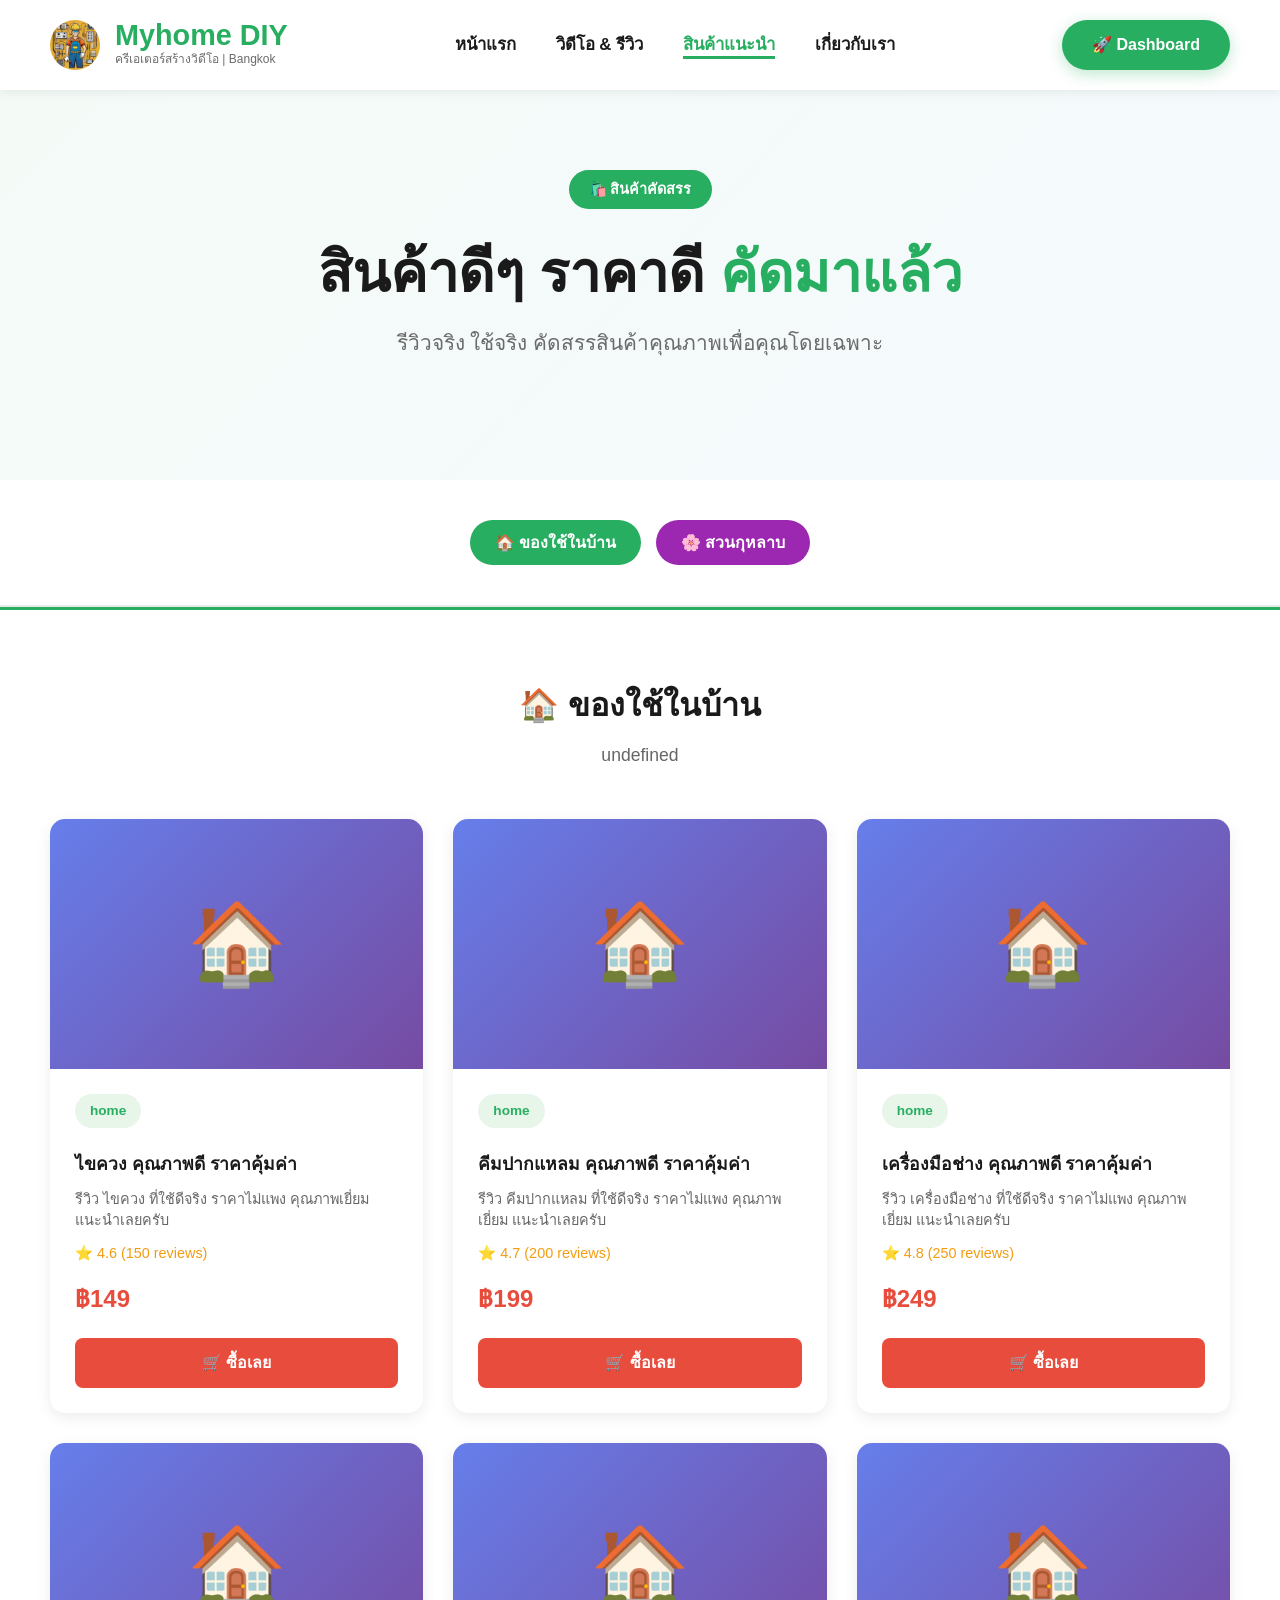
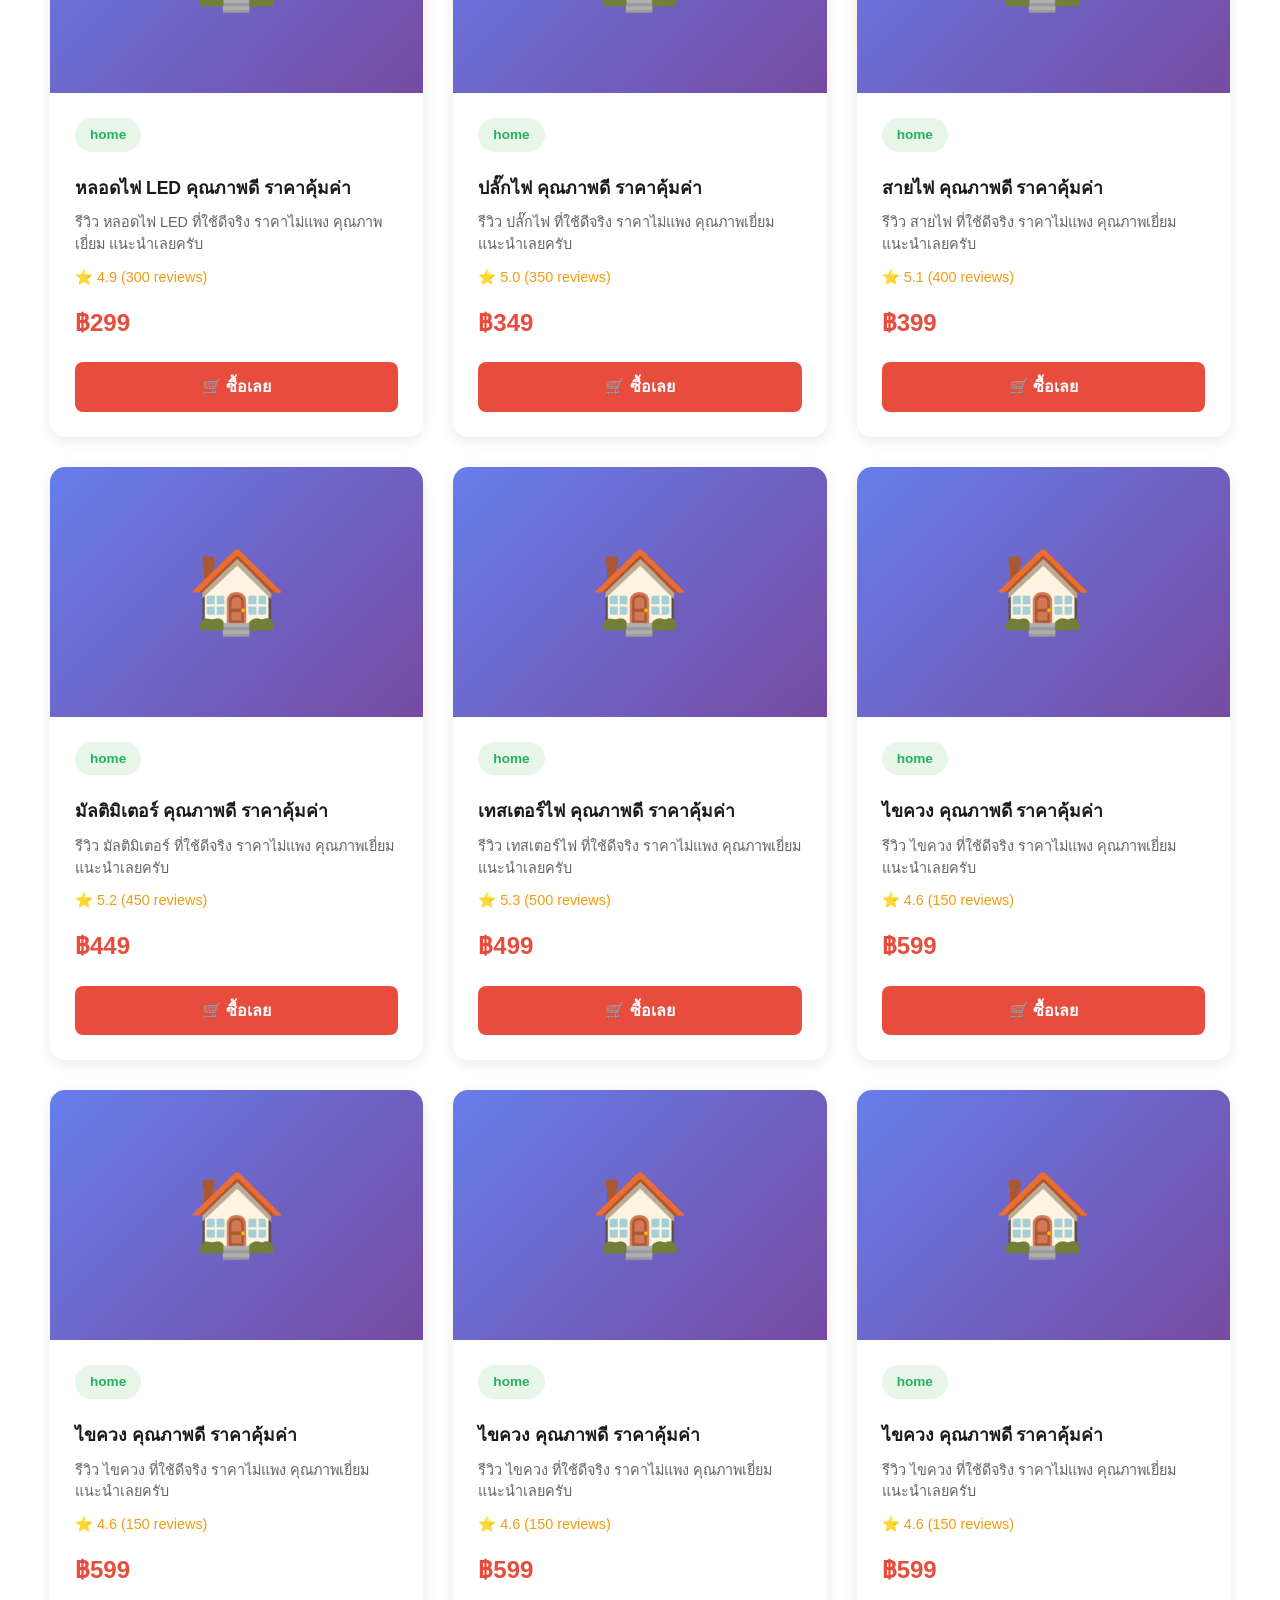
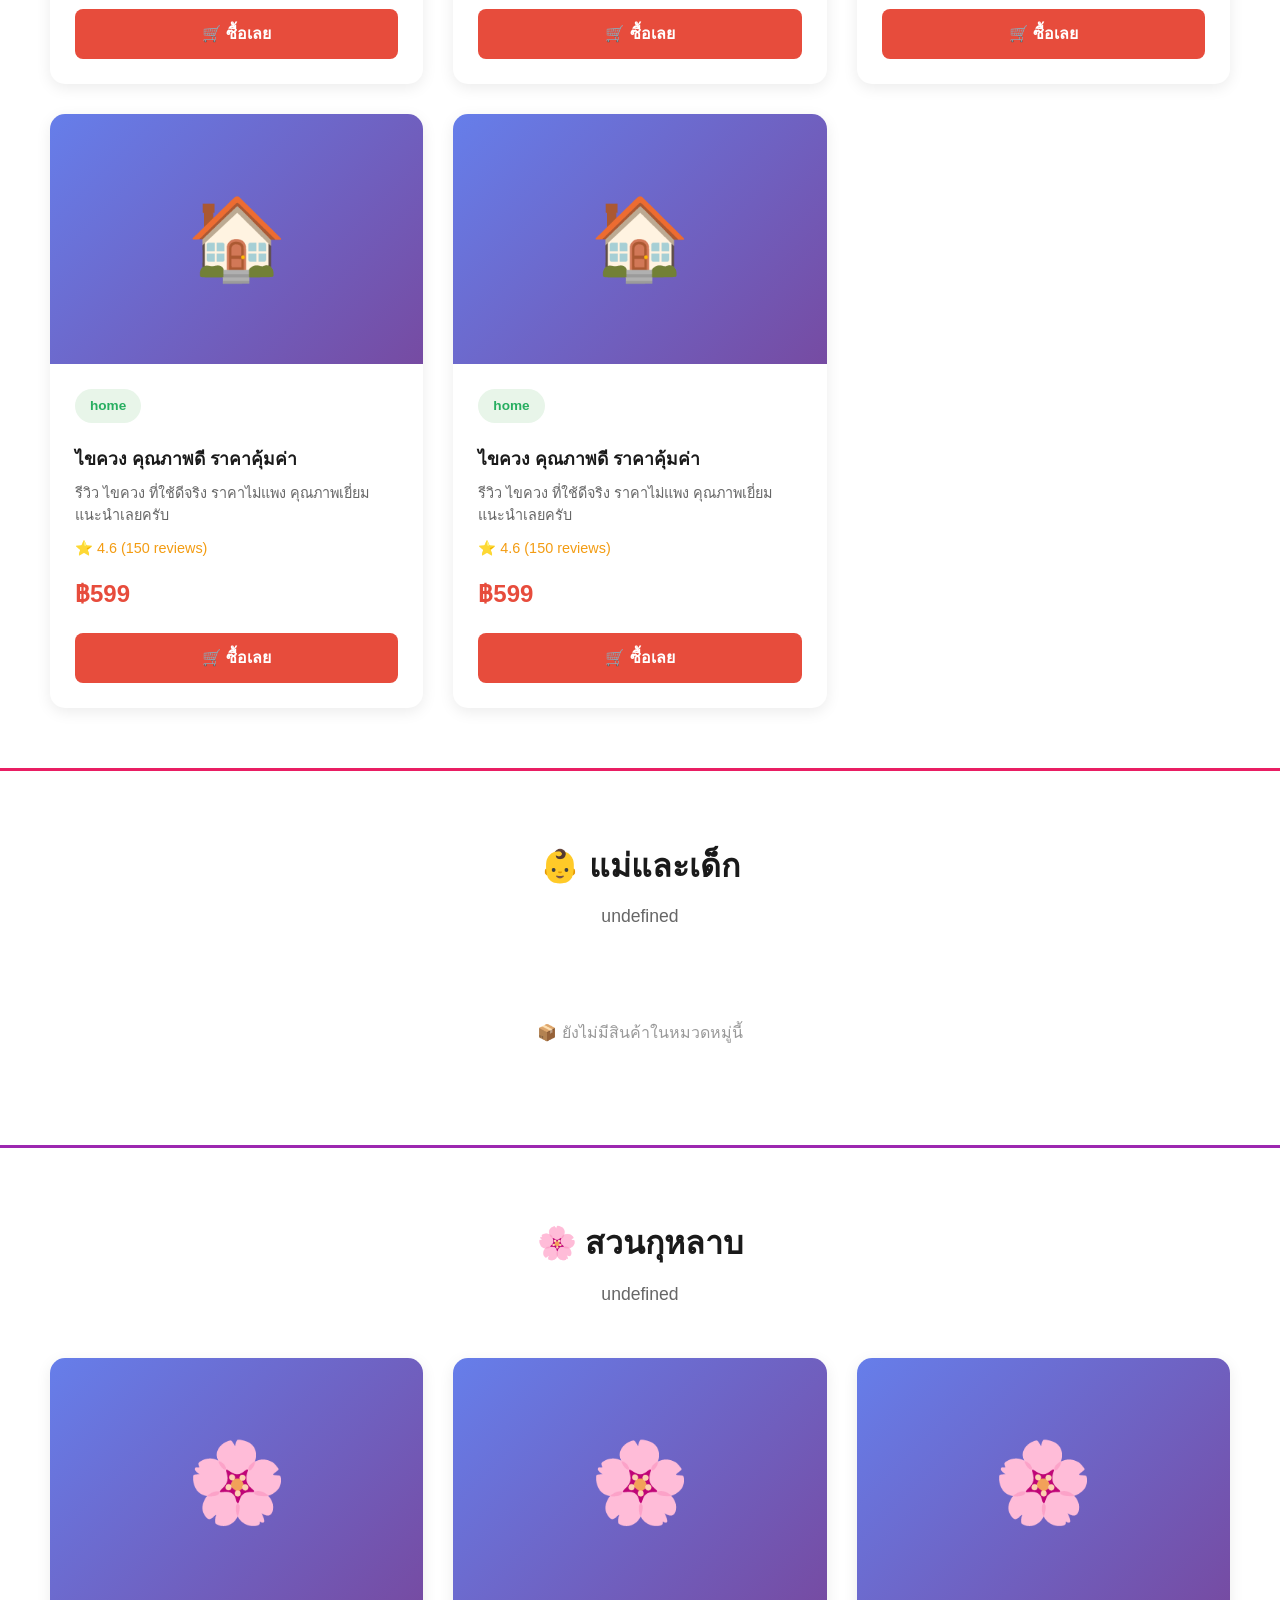
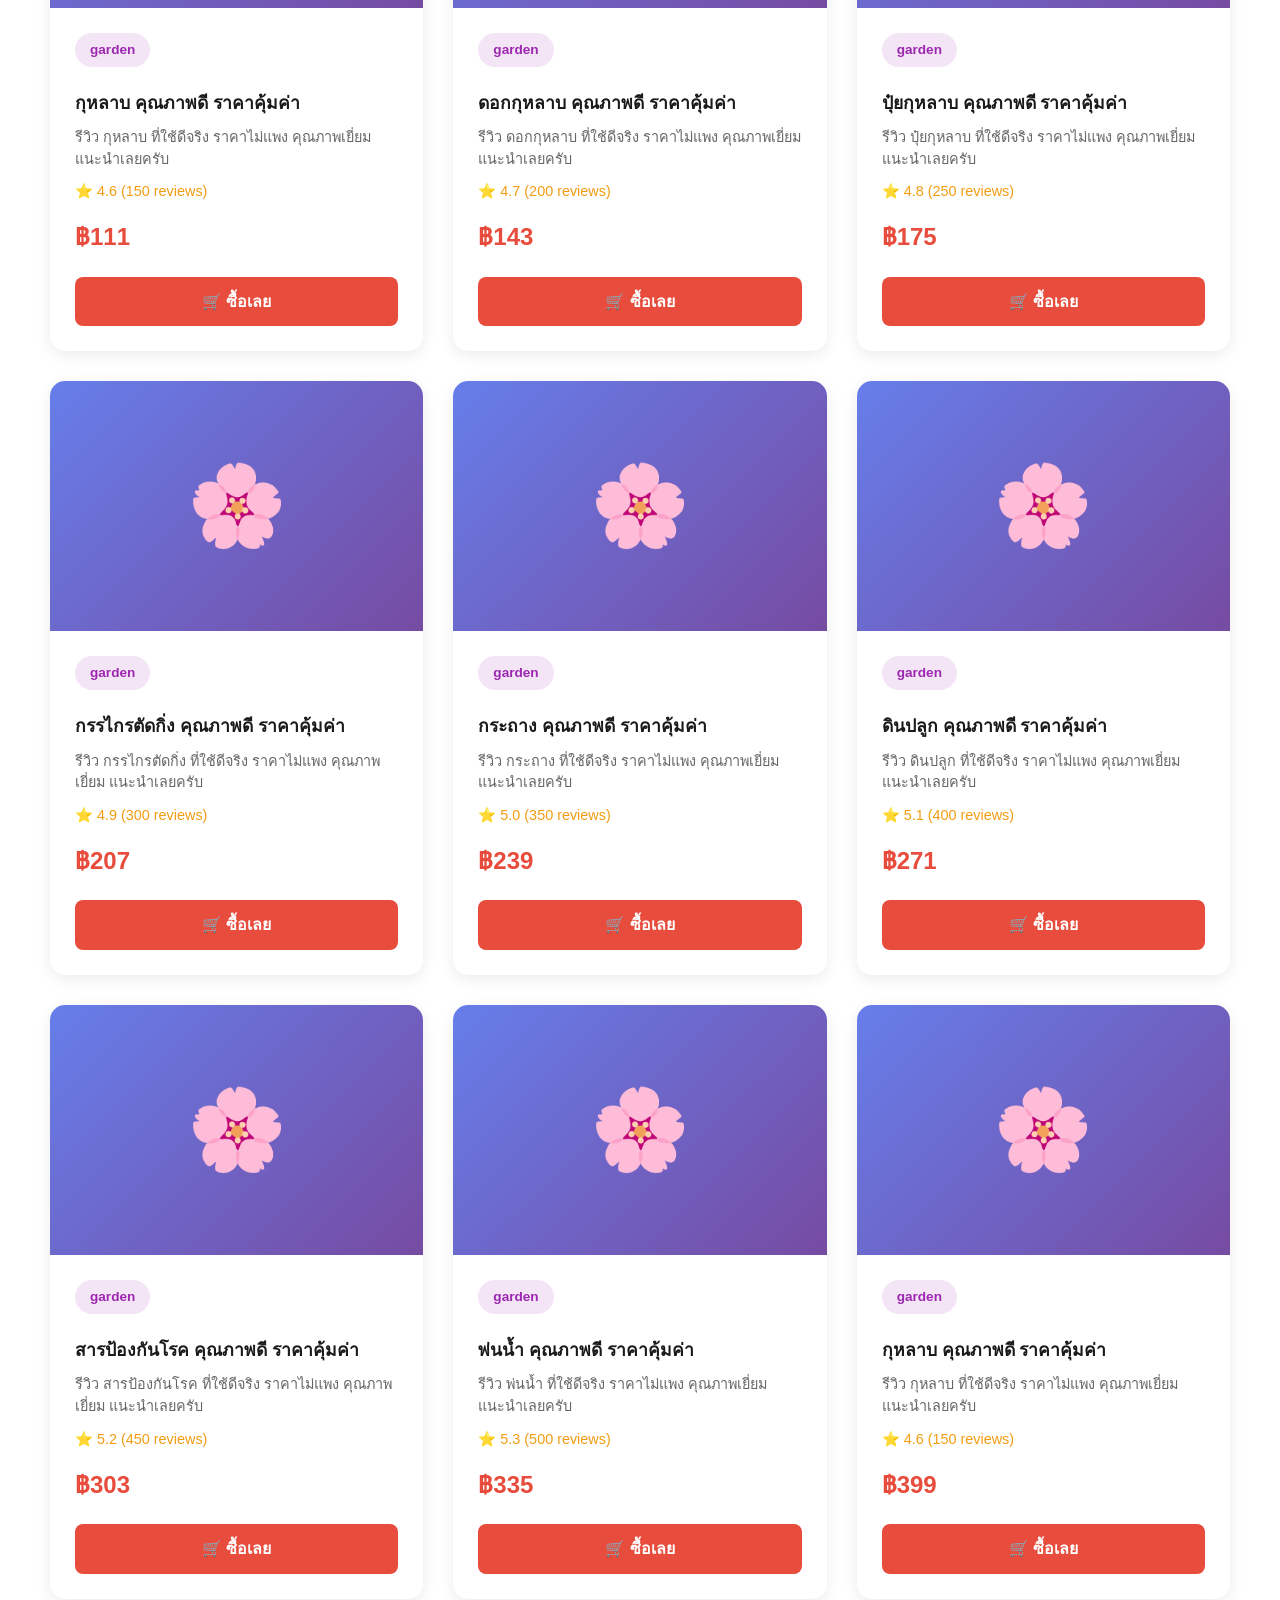
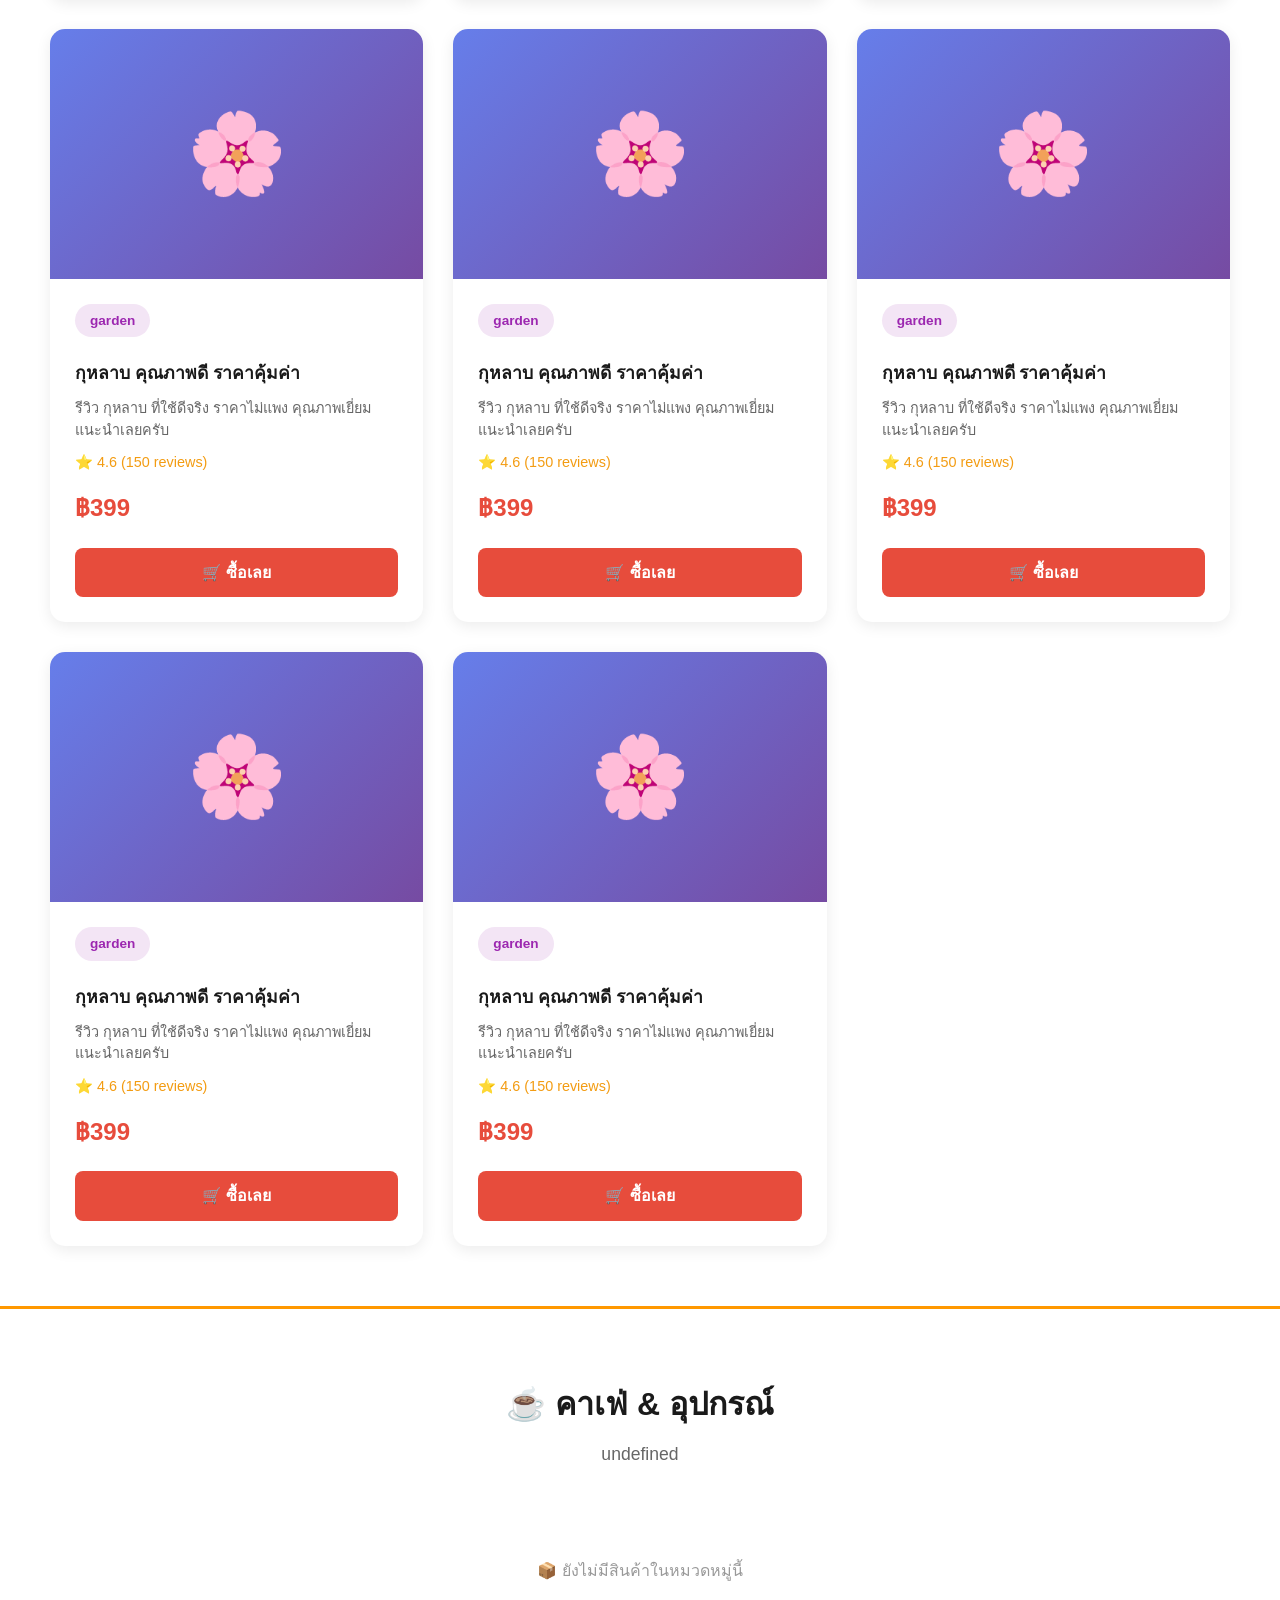
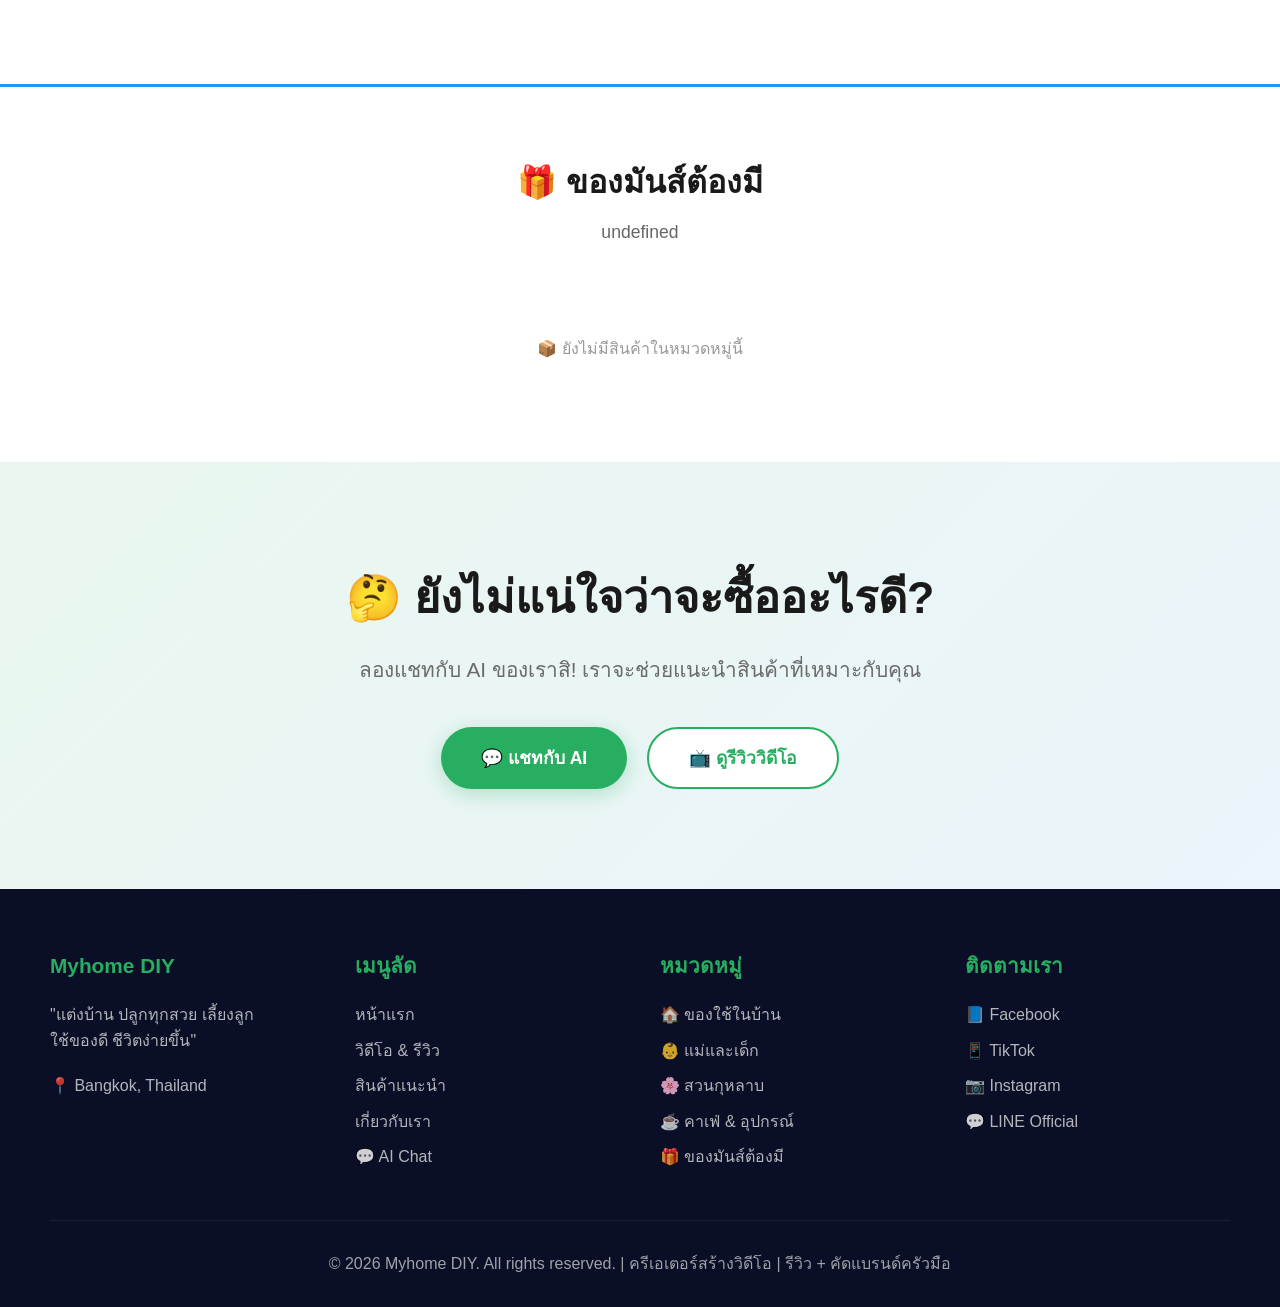
<file: products.html>
<!DOCTYPE html>
<html lang="th">
<head>
    <meta charset="UTF-8">
    <meta name="viewport" content="width=device-width, initial-scale=1.0">
    <title>สินค้าแนะนำ - Myhome DIY</title>
    <link rel="stylesheet" href="assets/style.css">
    <style>
        .product-card {
            background: white;
            border-radius: 15px;
            overflow: hidden;
            box-shadow: 0 4px 15px rgba(0,0,0,0.08);
            transition: all 0.3s;
        }

        .product-card:hover {
            transform: translateY(-8px);
            box-shadow: 0 12px 30px rgba(0,0,0,0.15);
        }

        .product-image {
            height: 250px;
            background: linear-gradient(135deg, #667eea 0%, #764ba2 100%);
            display: flex;
            align-items: center;
            justify-content: center;
            font-size: 3em;
            overflow: hidden;
            position: relative;
        }

        .product-image img {
            width: 100%;
            height: 100%;
            object-fit: cover;
        }

        .product-image.placeholder {
            background: linear-gradient(135deg, #667eea 0%, #764ba2 100%);
            color: white;
            font-size: 5em;
        }

        .product-content {
            padding: 25px;
        }

        .product-badge {
            display: inline-block;
            padding: 6px 15px;
            border-radius: 20px;
            font-size: 0.85em;
            font-weight: 600;
            margin-bottom: 12px;
        }

        .product-badge.home { background: #e8f5e9; color: #27ae60; }
        .product-badge.baby { background: #fce4ec; color: #e91e63; }
        .product-badge.garden { background: #f3e5f5; color: #9c27b0; }
        .product-badge.cafe { background: #fff3e0; color: #ff9800; }
        .product-badge.musthave { background: #e3f2fd; color: #2196f3; }

        .product-title {
            font-size: 1.1em;
            font-weight: 700;
            color: #1a1a1a;
            margin: 12px 0;
            line-height: 1.4;
        }

        .product-desc {
            color: #666;
            font-size: 0.9em;
            line-height: 1.5;
            margin: 10px 0;
            display: -webkit-box;
            -webkit-line-clamp: 2;
            -webkit-box-orient: vertical;
            overflow: hidden;
        }

        .product-price {
            font-size: 1.5em;
            font-weight: 900;
            color: #e74c3c;
            margin: 15px 0;
        }

        .product-footer {
            display: flex;
            gap: 10px;
            margin-top: 20px;
        }

        .btn-buy {
            flex: 1;
            padding: 12px;
            background: #e74c3c;
            color: white;
            border: none;
            border-radius: 8px;
            cursor: pointer;
            font-weight: 600;
            text-decoration: none;
            display: inline-flex;
            align-items: center;
            justify-content: center;
            transition: all 0.3s;
        }

        .btn-buy:hover {
            background: #c0392b;
            transform: scale(1.05);
        }

        .category-section {
            padding: 60px 50px;
            background: white;
        }

        .section-title {
            text-align: center;
            margin-bottom: 50px;
        }

        .section-title h3 {
            font-size: 2em;
            margin: 10px 0;
            color: #1a1a1a;
        }

        .section-title p {
            color: #666;
            font-size: 1.1em;
        }

        .loading {
            text-align: center;
            padding: 40px;
            color: #666;
        }

        .loading-spinner {
            display: inline-block;
            width: 30px;
            height: 30px;
            border: 4px solid #f0f0f0;
            border-top: 4px solid #3498db;
            border-radius: 50%;
            animation: spin 1s linear infinite;
        }

        @keyframes spin {
            0% { transform: rotate(0deg); }
            100% { transform: rotate(360deg); }
        }

        .error-message {
            background: #fee;
            border: 2px solid #e74c3c;
            color: #c0392b;
            padding: 20px;
            border-radius: 8px;
            margin: 20px 0;
            text-align: center;
        }

        .empty-category {
            text-align: center;
            padding: 40px;
            color: #999;
        }
    </style>
</head>
<body>
    <!-- HEADER -->
    <header>
        <nav>
            <a href="index.html" class="logo">
                <img src="images/logo-original.png" alt="Myhome DIY">
                <div class="logo-text">
                    <h1>Myhome DIY</h1>
                    <p>ครีเอเตอร์สร้างวิดีโอ | Bangkok</p>
                </div>
            </a>

            <ul class="nav-links">
                <li><a href="index.html">หน้าแรก</a></li>
                <li><a href="services.html">วิดีโอ & รีวิว</a></li>
                <li><a href="products.html" class="active">สินค้าแนะนำ</a></li>
                <li><a href="about.html">เกี่ยวกับเรา</a></li>
            </ul>

            <a href="dashboard.html" class="cta-button">🚀 Dashboard</a>
        </nav>
    </header>

    <!-- HERO -->
    <section class="hero" style="padding: 80px 50px;">
        <div class="hero-content">
            <span class="hero-badge">🛍️ สินค้าคัดสรร</span>
            <h2>สินค้าดีๆ ราคาดี <span class="highlight">คัดมาแล้ว</span></h2>
            <p>รีวิวจริง ใช้จริง คัดสรรสินค้าคุณภาพเพื่อคุณโดยเฉพาะ</p>
        </div>
    </section>

    <!-- CATEGORY FILTERS (จะ update ด้วย JavaScript) -->
    <section id="filter-section" style="padding: 40px 50px; background: white; border-bottom: 2px solid var(--border); position: sticky; top: 70px; z-index: 999;">
        <div style="max-width: 1200px; margin: 0 auto; display: flex; gap: 15px; justify-content: center; flex-wrap: wrap;">
            <!-- Filters will be generated here -->
        </div>
    </section>

    <!-- PRODUCTS CONTAINER (จะ generate ด้วย JavaScript) -->
    <div id="products-container">
        <div class="loading">
            <div class="loading-spinner"></div>
            <p>📦 กำลังโหลดสินค้า...</p>
        </div>
    </div>

    <!-- CTA -->
    <section class="cta-section">
        <div class="cta-content">
            <h3>🤔 ยังไม่แน่ใจว่าจะซื้ออะไรดี?</h3>
            <p>ลองแชทกับ AI ของเราสิ! เราจะช่วยแนะนำสินค้าที่เหมาะกับคุณ</p>
            <div class="hero-buttons">
                <a href="chat.html" class="btn btn-primary">💬 แชทกับ AI</a>
                <a href="services.html" class="btn btn-secondary">📺 ดูรีวิววิดีโอ</a>
            </div>
        </div>
    </section>

    <!-- FOOTER -->
    <footer>
        <div class="footer-content">
            <div class="footer-section">
                <h4>Myhome DIY</h4>
                <p>"แต่งบ้าน ปลูกทุกสวย เลี้ยงลูก<br>ใช้ของดี ชีวิตง่ายขึ้น"</p>
                <p style="margin-top: 20px;">📍 Bangkok, Thailand</p>
            </div>

            <div class="footer-section">
                <h4>เมนูลัด</h4>
                <a href="index.html">หน้าแรก</a>
                <a href="services.html">วิดีโอ & รีวิว</a>
                <a href="products.html">สินค้าแนะนำ</a>
                <a href="about.html">เกี่ยวกับเรา</a>
                <a href="chat.html">💬 AI Chat</a>
            </div>

            <div class="footer-section">
                <h4>หมวดหมู่</h4>
                <a href="#home">🏠 ของใช้ในบ้าน</a>
                <a href="#baby">👶 แม่และเด็ก</a>
                <a href="#garden">🌸 สวนกุหลาบ</a>
                <a href="#cafe">☕ คาเฟ่ & อุปกรณ์</a>
                <a href="#musthave">🎁 ของมันส์ต้องมี</a>
            </div>

            <div class="footer-section">
                <h4>ติดตามเรา</h4>
                <a href="#" target="_blank">📘 Facebook</a>
                <a href="#" target="_blank">📱 TikTok</a>
                <a href="#" target="_blank">📷 Instagram</a>
                <a href="#" target="_blank">💬 LINE Official</a>
            </div>
        </div>

        <div class="footer-bottom">
            <p>&copy; 2026 Myhome DIY. All rights reserved. | ครีเอเตอร์สร้างวิดีโอ | รีวิว + คัดแบรนด์ครัวมือ</p>
        </div>
    </footer>

    <script>
        // Configuration
        const DATABASE_URL = './database/products.json';
        const CATEGORY_COLORS = {
            'home': { bg: '#e8f5e9', text: '#27ae60', color: '#27ae60' },
            'baby': { bg: '#fce4ec', text: '#e91e63', color: '#e91e63' },
            'garden': { bg: '#f3e5f5', text: '#9c27b0', color: '#9c27b0' },
            'cafe': { bg: '#fff3e0', text: '#ff9800', color: '#ff9800' },
            'musthave': { bg: '#e3f2fd', text: '#2196f3', color: '#2196f3' }
        };

        // Load and render products
        async function loadProducts() {
            try {
                // Fetch database
                const response = await fetch(DATABASE_URL);
                if (!response.ok) {
                    throw new Error(`HTTP error! status: ${response.status}`);
                }
                const data = await response.json();

                // Render filters
                renderFilters(data.categories);

                // Render products by category
                renderProducts(data.categories);

            } catch (error) {
                console.error('Error loading products:', error);
                document.getElementById('products-container').innerHTML = `
                    <div style="max-width: 1200px; margin: 0 auto;">
                        <div class="error-message">
                            <p>⚠️ ไม่สามารถโหลดสินค้าได้</p>
                            <p style="font-size: 0.9em; margin-top: 10px;">
                                ${error.message} - กรุณารีเฟรชหน้าใหม่
                            </p>
                        </div>
                    </div>
                `;
            }
        }

        function renderFilters(categories) {
            const filterSection = document.querySelector('#filter-section > div');
            filterSection.innerHTML = '';

            for (const [catId, catData] of Object.entries(categories)) {
                if (catData.products && catData.products.length > 0) {
                    const btn = document.createElement('a');
                    btn.href = `#${catId}`;
                    btn.style.padding = '10px 25px';
                    btn.style.background = CATEGORY_COLORS[catId]?.color || '#95a5a6';
                    btn.style.color = 'white';
                    btn.style.borderRadius = '50px';
                    btn.style.textDecoration = 'none';
                    btn.style.fontWeight = '600';
                    btn.style.transition = 'all 0.3s';
                    btn.textContent = `${catData.icon} ${catData.name}`;
                    btn.onmouseover = () => btn.style.transform = 'scale(1.1)';
                    btn.onmouseout = () => btn.style.transform = 'scale(1)';
                    filterSection.appendChild(btn);
                }
            }
        }

        function renderProducts(categories) {
            const container = document.getElementById('products-container');
            container.innerHTML = '';

            for (const [catId, catData] of Object.entries(categories)) {
                const products = catData.products || [];

                // Create category section
                const section = document.createElement('section');
                section.id = catId;
                section.className = 'category-section';
                section.style.borderTop = `3px solid ${CATEGORY_COLORS[catId]?.color || '#95a5a6'}`;

                // Category title
                const titleDiv = document.createElement('div');
                titleDiv.className = 'section-title';
                titleDiv.innerHTML = `
                    <h3>${catData.icon} ${catData.name}</h3>
                    <p>${catData.description}</p>
                `;
                section.appendChild(titleDiv);

                // Products grid
                const gridDiv = document.createElement('div');
                gridDiv.style.maxWidth = '1200px';
                gridDiv.style.margin = '0 auto';
                gridDiv.style.display = 'grid';
                gridDiv.style.gridTemplateColumns = 'repeat(auto-fit, minmax(320px, 1fr))';
                gridDiv.style.gap = '30px';

                if (products.length === 0) {
                    gridDiv.innerHTML = '<div class="empty-category">📦 ยังไม่มีสินค้าในหมวดหมู่นี้</div>';
                } else {
                    products.forEach(product => {
                        const card = createProductCard(product, catId);
                        gridDiv.appendChild(card);
                    });
                }

                section.appendChild(gridDiv);
                container.appendChild(section);
            }
        }

        function createProductCard(product, categoryId) {
            const card = document.createElement('div');
            card.className = 'product-card';
            card.dataset.id = product.id;

            // Image
            const imageDiv = document.createElement('div');
            imageDiv.className = 'product-image';
            
            if (product.images && product.images.length > 0) {
                const img = document.createElement('img');
                img.src = product.images[0];
                img.alt = product.title;
                img.onerror = () => {
                    img.style.display = 'none';
                    imageDiv.classList.add('placeholder');
                    imageDiv.textContent = getEmoji(categoryId);
                };
                imageDiv.appendChild(img);
            } else {
                imageDiv.classList.add('placeholder');
                imageDiv.textContent = getEmoji(categoryId);
            }
            card.appendChild(imageDiv);

            // Content
            const contentDiv = document.createElement('div');
            contentDiv.className = 'product-content';

            // Category badge
            const badge = document.createElement('span');
            badge.className = `product-badge ${categoryId}`;
            badge.textContent = product.category || categoryId;
            contentDiv.appendChild(badge);

            // Title
            const title = document.createElement('h4');
            title.className = 'product-title';
            title.textContent = product.title;
            contentDiv.appendChild(title);

            // Description
            const desc = document.createElement('p');
            desc.className = 'product-desc';
            desc.textContent = product.description || '';
            contentDiv.appendChild(desc);

            // Rating (if available)
            if (product.rating) {
                const rating = document.createElement('div');
                rating.style.color = '#f39c12';
                rating.style.fontSize = '0.9em';
                rating.style.marginBottom = '10px';
                rating.innerHTML = `⭐ ${product.rating.toFixed(1)} (${product.review_count || 0} reviews)`;
                contentDiv.appendChild(rating);
            }

            // Price
            const price = document.createElement('div');
            price.className = 'product-price';
            price.textContent = `฿${product.price.toLocaleString('th-TH')}`;
            contentDiv.appendChild(price);

            // Footer with button
            const footer = document.createElement('div');
            footer.className = 'product-footer';
            const btn = document.createElement('a');
            btn.href = product.affiliate_url || '#';
            btn.className = 'btn-buy';
            btn.textContent = '🛒 ซื้อเลย';
            btn.target = '_blank';
            footer.appendChild(btn);
            contentDiv.appendChild(footer);

            card.appendChild(contentDiv);
            return card;
        }

        function getEmoji(categoryId) {
            const emojis = {
                'home': '🏠',
                'baby': '👶',
                'garden': '🌸',
                'cafe': '☕',
                'musthave': '🎁'
            };
            return emojis[categoryId] || '📦';
        }

        // Load products on page load
        document.addEventListener('DOMContentLoaded', loadProducts);

        // Reload products every 5 minutes (in case database is updated)
        setInterval(loadProducts, 5 * 60 * 1000);
    </script>
</body>
</html>
</file>
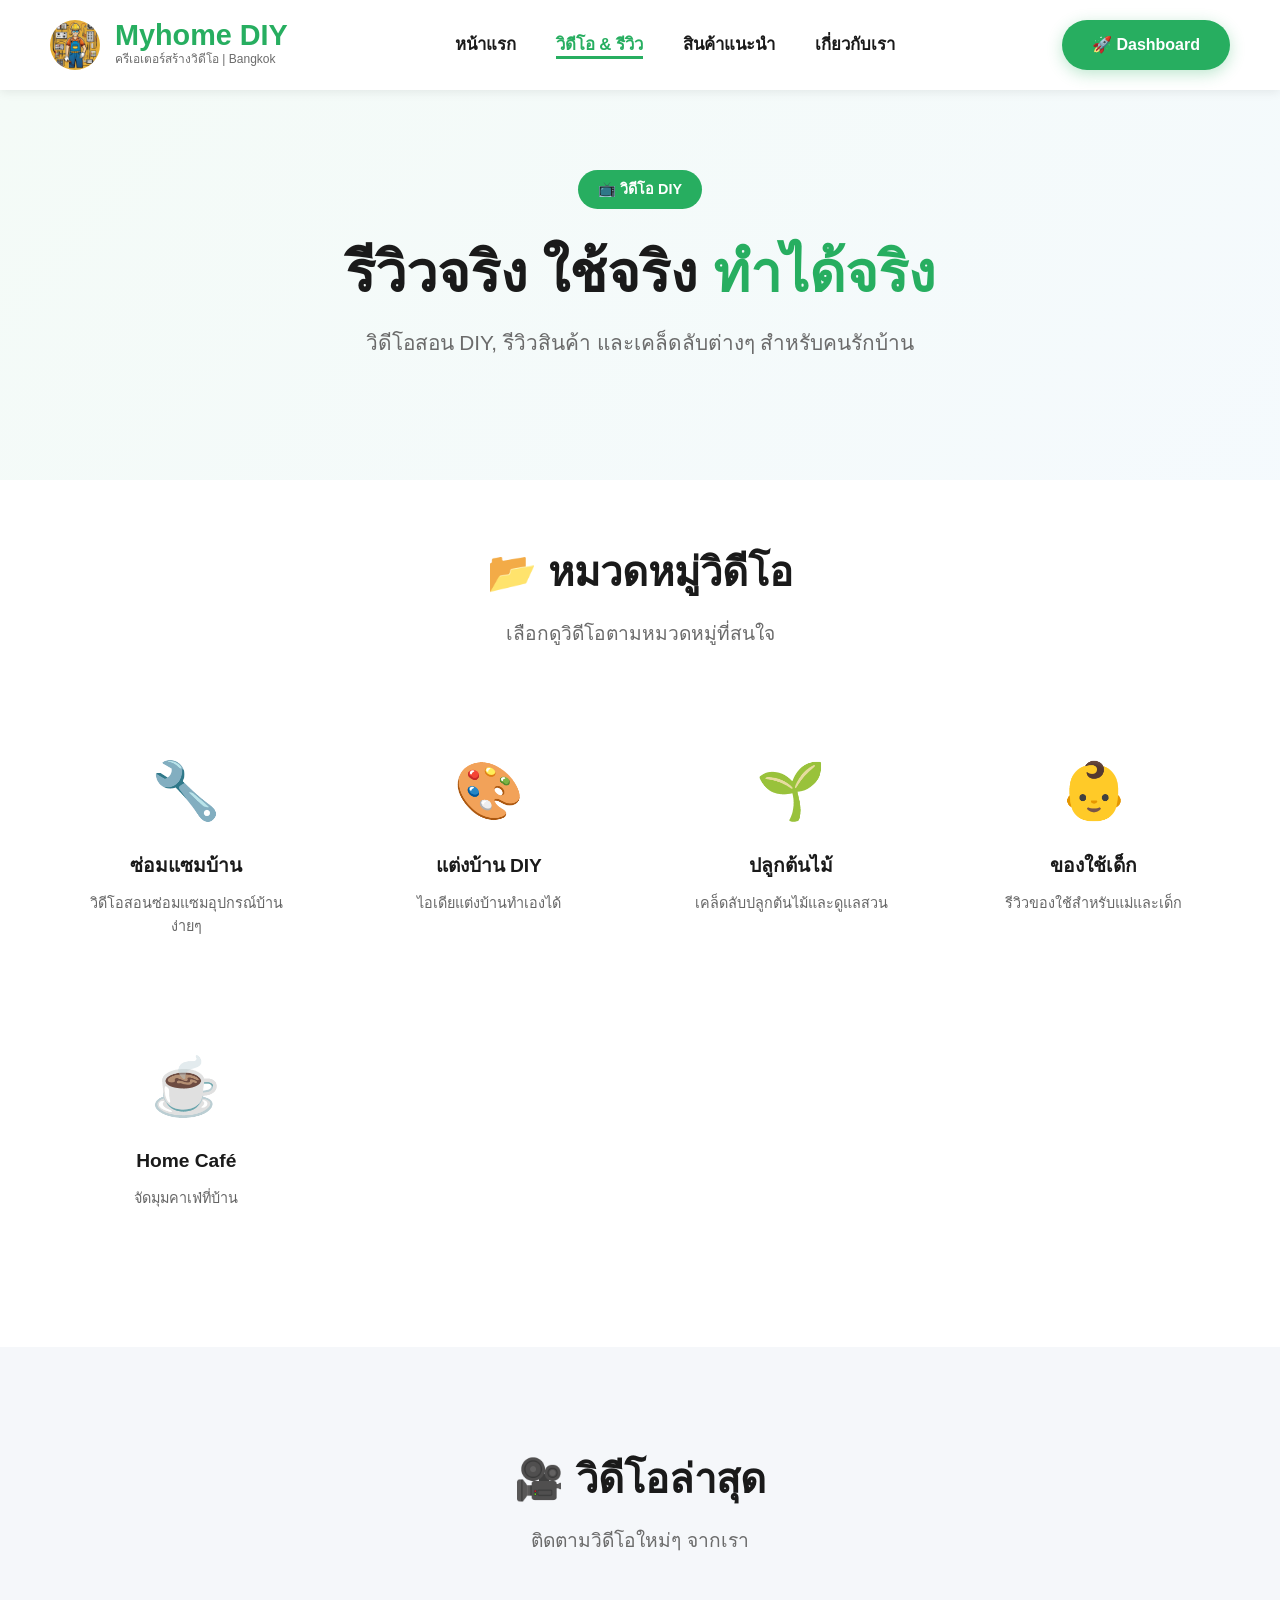
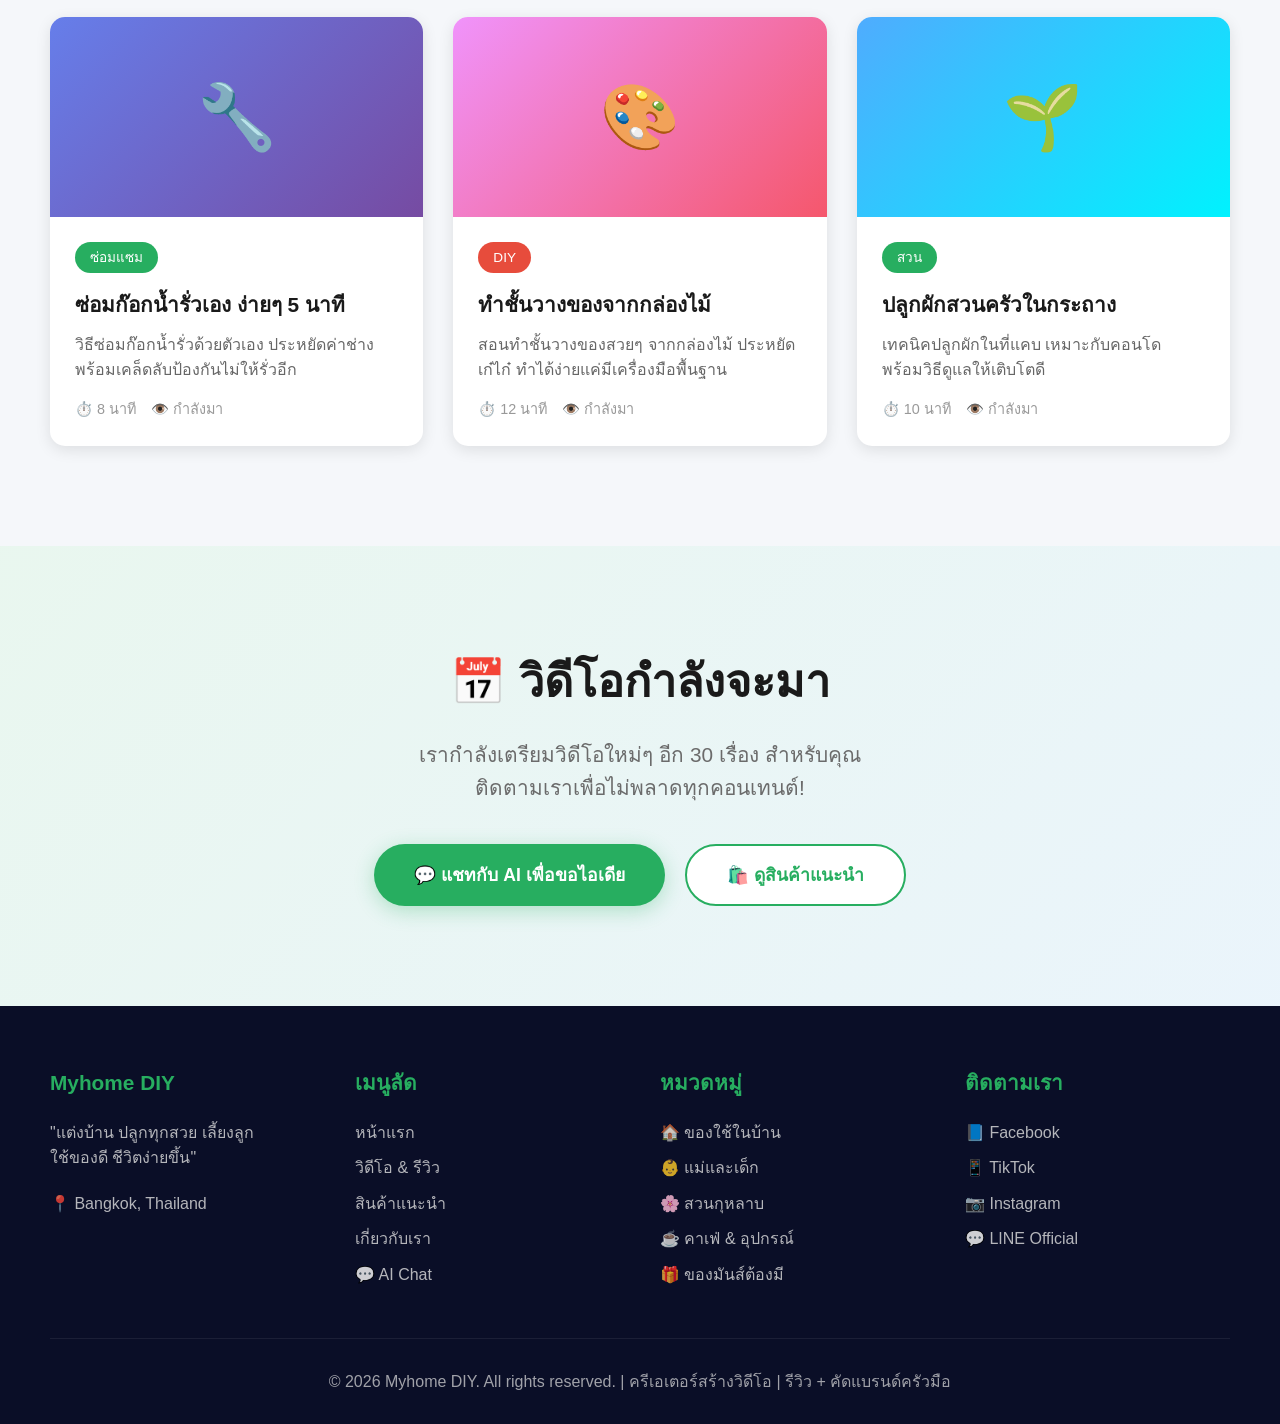
<file: services.html>
<!DOCTYPE html>
<html lang="th">
<head>
    <meta charset="UTF-8">
    <meta name="viewport" content="width=device-width, initial-scale=1.0">
    <title>วิดีโอ & รีวิว - Myhome DIY</title>
    <link rel="stylesheet" href="assets/style.css">
</head>
<body>
    <!-- HEADER -->
    <header>
        <nav>
            <a href="index.html" class="logo">
                <img src="images/logo-original.png" alt="Myhome DIY">
                <div class="logo-text">
                    <h1>Myhome DIY</h1>
                    <p>ครีเอเตอร์สร้างวิดีโอ | Bangkok</p>
                </div>
            </a>

            <ul class="nav-links">
                <li><a href="index.html">หน้าแรก</a></li>
                <li><a href="services.html" class="active">วิดีโอ & รีวิว</a></li>
                <li><a href="products.html">สินค้าแนะนำ</a></li>
                <li><a href="about.html">เกี่ยวกับเรา</a></li>
            </ul>

            <a href="dashboard.html" class="cta-button">🚀 Dashboard</a>
        </nav>
    </header>

    <!-- HERO -->
    <section class="hero" style="padding: 80px 50px;">
        <div class="hero-content">
            <span class="hero-badge">📺 วิดีโอ DIY</span>
            <h2>รีวิวจริง ใช้จริง <span class="highlight">ทำได้จริง</span></h2>
            <p>วิดีโอสอน DIY, รีวิวสินค้า และเคล็ดลับต่างๆ สำหรับคนรักบ้าน</p>
        </div>
    </section>

    <!-- VIDEO CATEGORIES -->
    <section class="features" style="padding-top: 60px;">
        <div class="section-title">
            <h3>📂 หมวดหมู่วิดีโอ</h3>
            <p>เลือกดูวิดีโอตามหมวดหมู่ที่สนใจ</p>
        </div>

        <div class="categories-grid" style="max-width: 1200px; margin: 0 auto;">
            <div class="category-card">
                <div class="emoji">🔧</div>
                <h5>ซ่อมแซมบ้าน</h5>
                <p style="margin-top: 10px; font-size: 0.9em; color: #666;">วิดีโอสอนซ่อมแซมอุปกรณ์บ้านง่ายๆ</p>
            </div>

            <div class="category-card">
                <div class="emoji">🎨</div>
                <h5>แต่งบ้าน DIY</h5>
                <p style="margin-top: 10px; font-size: 0.9em; color: #666;">ไอเดียแต่งบ้านทำเองได้</p>
            </div>

            <div class="category-card">
                <div class="emoji">🌱</div>
                <h5>ปลูกต้นไม้</h5>
                <p style="margin-top: 10px; font-size: 0.9em; color: #666;">เคล็ดลับปลูกต้นไม้และดูแลสวน</p>
            </div>

            <div class="category-card">
                <div class="emoji">👶</div>
                <h5>ของใช้เด็ก</h5>
                <p style="margin-top: 10px; font-size: 0.9em; color: #666;">รีวิวของใช้สำหรับแม่และเด็ก</p>
            </div>

            <div class="category-card">
                <div class="emoji">☕</div>
                <h5>Home Café</h5>
                <p style="margin-top: 10px; font-size: 0.9em; color: #666;">จัดมุมคาเฟ่ที่บ้าน</p>
            </div>
        </div>
    </section>

    <!-- LATEST VIDEOS -->
    <section style="padding: 100px 50px; background: var(--light);">
        <div class="section-title">
            <h3>🎥 วิดีโอล่าสุด</h3>
            <p>ติดตามวิดีโอใหม่ๆ จากเรา</p>
        </div>

        <div style="max-width: 1200px; margin: 0 auto; display: grid; grid-template-columns: repeat(auto-fit, minmax(350px, 1fr)); gap: 30px;">
            <!-- Video Card 1 -->
            <div style="background: white; border-radius: 15px; overflow: hidden; box-shadow: 0 4px 15px rgba(0,0,0,0.1); transition: transform 0.3s;">
                <div style="background: linear-gradient(135deg, #667eea 0%, #764ba2 100%); height: 200px; display: flex; align-items: center; justify-content: center; font-size: 4em;">
                    🔧
                </div>
                <div style="padding: 25px;">
                    <div style="display: inline-block; background: #27ae60; color: white; padding: 5px 15px; border-radius: 20px; font-size: 0.85em; margin-bottom: 15px;">
                        ซ่อมแซม
                    </div>
                    <h4 style="font-size: 1.3em; margin-bottom: 10px; color: #1a1a1a;">ซ่อมก๊อกน้ำรั่วเอง ง่ายๆ 5 นาที</h4>
                    <p style="color: #666; margin-bottom: 15px; line-height: 1.6;">วิธีซ่อมก๊อกน้ำรั่วด้วยตัวเอง ประหยัดค่าช่าง พร้อมเคล็ดลับป้องกันไม่ให้รั่วอีก</p>
                    <div style="display: flex; gap: 15px; font-size: 0.9em; color: #999;">
                        <span>⏱️ 8 นาที</span>
                        <span>👁️ กำลังมา</span>
                    </div>
                </div>
            </div>

            <!-- Video Card 2 -->
            <div style="background: white; border-radius: 15px; overflow: hidden; box-shadow: 0 4px 15px rgba(0,0,0,0.1);">
                <div style="background: linear-gradient(135deg, #f093fb 0%, #f5576c 100%); height: 200px; display: flex; align-items: center; justify-content: center; font-size: 4em;">
                    🎨
                </div>
                <div style="padding: 25px;">
                    <div style="display: inline-block; background: #e74c3c; color: white; padding: 5px 15px; border-radius: 20px; font-size: 0.85em; margin-bottom: 15px;">
                        DIY
                    </div>
                    <h4 style="font-size: 1.3em; margin-bottom: 10px; color: #1a1a1a;">ทำชั้นวางของจากกล่องไม้</h4>
                    <p style="color: #666; margin-bottom: 15px; line-height: 1.6;">สอนทำชั้นวางของสวยๆ จากกล่องไม้ ประหยัด เก๋ไก๋ ทำได้ง่ายแค่มีเครื่องมือพื้นฐาน</p>
                    <div style="display: flex; gap: 15px; font-size: 0.9em; color: #999;">
                        <span>⏱️ 12 นาที</span>
                        <span>👁️ กำลังมา</span>
                    </div>
                </div>
            </div>

            <!-- Video Card 3 -->
            <div style="background: white; border-radius: 15px; overflow: hidden; box-shadow: 0 4px 15px rgba(0,0,0,0.1);">
                <div style="background: linear-gradient(135deg, #4facfe 0%, #00f2fe 100%); height: 200px; display: flex; align-items: center; justify-content: center; font-size: 4em;">
                    🌱
                </div>
                <div style="padding: 25px;">
                    <div style="display: inline-block; background: #27ae60; color: white; padding: 5px 15px; border-radius: 20px; font-size: 0.85em; margin-bottom: 15px;">
                        สวน
                    </div>
                    <h4 style="font-size: 1.3em; margin-bottom: 10px; color: #1a1a1a;">ปลูกผักสวนครัวในกระถาง</h4>
                    <p style="color: #666; margin-bottom: 15px; line-height: 1.6;">เทคนิคปลูกผักในที่แคบ เหมาะกับคอนโด พร้อมวิธีดูแลให้เติบโตดี</p>
                    <div style="display: flex; gap: 15px; font-size: 0.9em; color: #999;">
                        <span>⏱️ 10 นาที</span>
                        <span>👁️ กำลังมา</span>
                    </div>
                </div>
            </div>
        </div>
    </section>

    <!-- COMING SOON -->
    <section class="cta-section">
        <div class="cta-content">
            <h3>📅 วิดีโอกำลังจะมา</h3>
            <p>เรากำลังเตรียมวิดีโอใหม่ๆ อีก 30 เรื่อง สำหรับคุณ<br>ติดตามเราเพื่อไม่พลาดทุกคอนเทนต์!</p>
            <div class="hero-buttons">
                <a href="chat.html" class="btn btn-primary">💬 แชทกับ AI เพื่อขอไอเดีย</a>
                <a href="products.html" class="btn btn-secondary">🛍️ ดูสินค้าแนะนำ</a>
            </div>
        </div>
    </section>

    <!-- FOOTER -->
    <footer>
        <div class="footer-content">
            <div class="footer-section">
                <h4>Myhome DIY</h4>
                <p>"แต่งบ้าน ปลูกทุกสวย เลี้ยงลูก<br>ใช้ของดี ชีวิตง่ายขึ้น"</p>
                <p style="margin-top: 20px;">📍 Bangkok, Thailand</p>
            </div>

            <div class="footer-section">
                <h4>เมนูลัด</h4>
                <a href="index.html">หน้าแรก</a>
                <a href="services.html">วิดีโอ & รีวิว</a>
                <a href="products.html">สินค้าแนะนำ</a>
                <a href="about.html">เกี่ยวกับเรา</a>
                <a href="chat.html">💬 AI Chat</a>
            </div>

            <div class="footer-section">
                <h4>หมวดหมู่</h4>
                <a href="products.html#home">🏠 ของใช้ในบ้าน</a>
                <a href="products.html#baby">👶 แม่และเด็ก</a>
                <a href="products.html#garden">🌸 สวนกุหลาบ</a>
                <a href="products.html#cafe">☕ คาเฟ่ & อุปกรณ์</a>
                <a href="products.html#must-have">🎁 ของมันส์ต้องมี</a>
            </div>

            <div class="footer-section">
                <h4>ติดตามเรา</h4>
                <a href="#" target="_blank">📘 Facebook</a>
                <a href="#" target="_blank">📱 TikTok</a>
                <a href="#" target="_blank">📷 Instagram</a>
                <a href="#" target="_blank">💬 LINE Official</a>
            </div>
        </div>

        <div class="footer-bottom">
            <p>&copy; 2026 Myhome DIY. All rights reserved. | ครีเอเตอร์สร้างวิดีโอ | รีวิว + คัดแบรนด์ครัวมือ</p>
        </div>
    </footer>
</body>
</html>
</file>
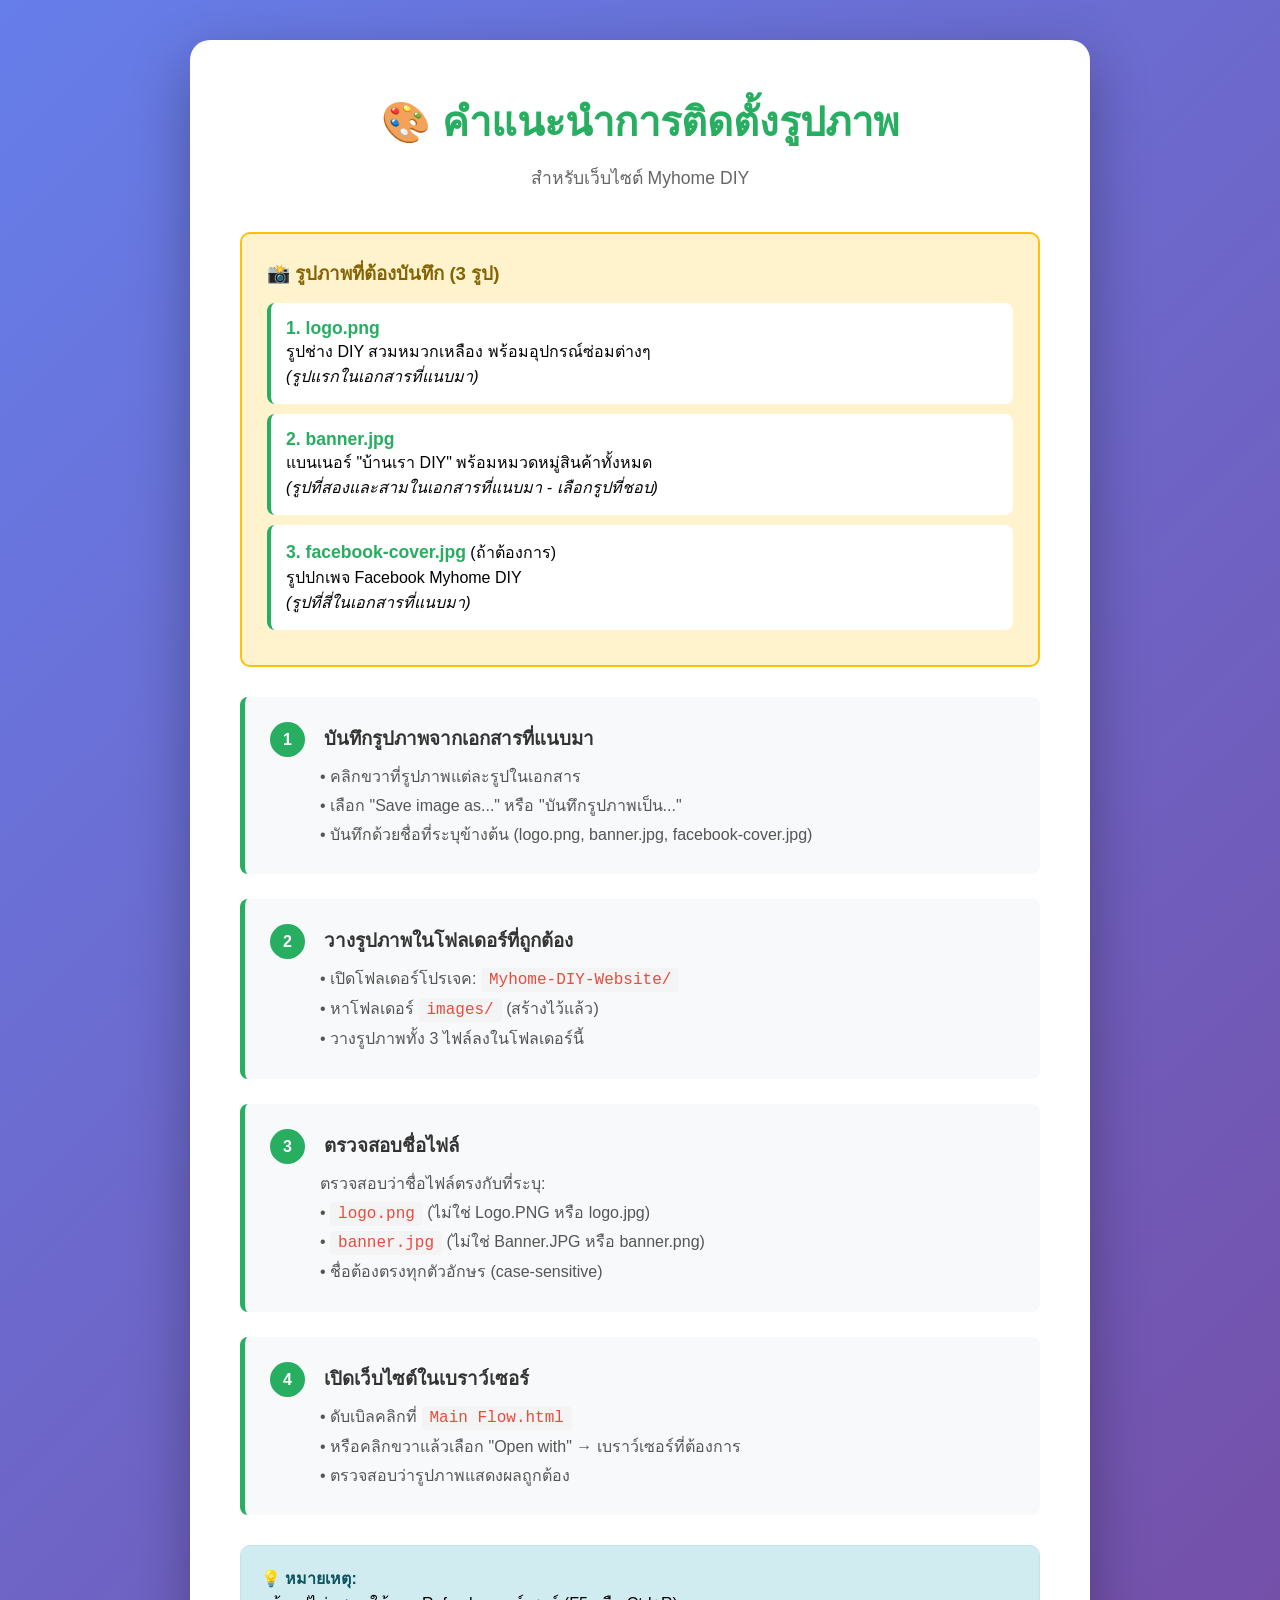
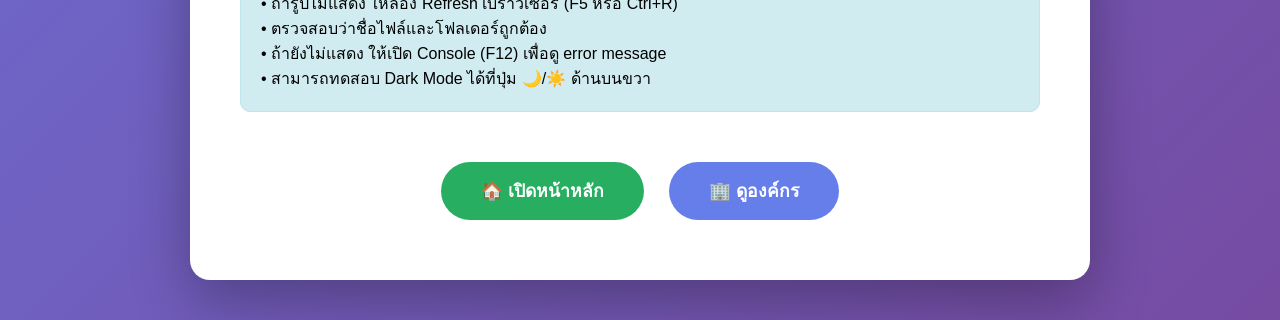
<file: SETUP_IMAGES.html>
<!DOCTYPE html>
<html lang="th">
<head>
    <meta charset="UTF-8">
    <meta name="viewport" content="width=device-width, initial-scale=1.0">
    <title>คำแนะนำการติดตั้งรูปภาพ - Myhome DIY</title>
    <style>
        * {
            margin: 0;
            padding: 0;
            box-sizing: border-box;
        }

        body {
            font-family: 'Segoe UI', Tahoma, Geneva, Verdana, sans-serif;
            background: linear-gradient(135deg, #667eea 0%, #764ba2 100%);
            min-height: 100vh;
            padding: 40px 20px;
        }

        .container {
            max-width: 900px;
            margin: 0 auto;
            background: white;
            border-radius: 20px;
            padding: 50px;
            box-shadow: 0 20px 60px rgba(0,0,0,0.3);
        }

        h1 {
            color: #27ae60;
            font-size: 2.5em;
            margin-bottom: 10px;
            text-align: center;
        }

        .subtitle {
            text-align: center;
            color: #666;
            font-size: 1.1em;
            margin-bottom: 40px;
        }

        .step {
            background: #f8f9fa;
            border-left: 5px solid #27ae60;
            padding: 25px;
            margin-bottom: 25px;
            border-radius: 8px;
        }

        .step-number {
            display: inline-block;
            background: #27ae60;
            color: white;
            width: 35px;
            height: 35px;
            border-radius: 50%;
            text-align: center;
            line-height: 35px;
            font-weight: bold;
            margin-right: 15px;
        }

        .step h3 {
            display: inline-block;
            color: #333;
            margin-bottom: 10px;
        }

        .step p {
            margin-left: 50px;
            color: #555;
            line-height: 1.8;
        }

        .image-list {
            background: #fff3cd;
            border: 2px solid #ffc107;
            border-radius: 10px;
            padding: 25px;
            margin: 30px 0;
        }

        .image-list h3 {
            color: #856404;
            margin-bottom: 15px;
        }

        .image-item {
            background: white;
            padding: 15px;
            margin: 10px 0;
            border-radius: 8px;
            border-left: 4px solid #27ae60;
        }

        .image-item strong {
            color: #27ae60;
            font-size: 1.1em;
        }

        .btn-container {
            text-align: center;
            margin-top: 40px;
        }

        .btn {
            display: inline-block;
            padding: 15px 40px;
            background: #27ae60;
            color: white;
            text-decoration: none;
            border-radius: 50px;
            font-weight: bold;
            font-size: 1.1em;
            transition: all 0.3s ease;
            margin: 10px;
        }

        .btn:hover {
            background: #229954;
            transform: translateY(-3px);
            box-shadow: 0 10px 25px rgba(39, 174, 96, 0.3);
        }

        .btn-secondary {
            background: #667eea;
        }

        .btn-secondary:hover {
            background: #5568d3;
        }

        .note {
            background: #d1ecf1;
            border: 1px solid #bee5eb;
            padding: 20px;
            border-radius: 10px;
            margin-top: 30px;
        }

        .note strong {
            color: #0c5460;
        }

        code {
            background: #f4f4f4;
            padding: 3px 8px;
            border-radius: 4px;
            color: #e74c3c;
            font-family: 'Courier New', monospace;
        }
    </style>
</head>
<body>
    <div class="container">
        <h1>🎨 คำแนะนำการติดตั้งรูปภาพ</h1>
        <p class="subtitle">สำหรับเว็บไซต์ Myhome DIY</p>

        <div class="image-list">
            <h3>📸 รูปภาพที่ต้องบันทึก (3 รูป)</h3>
            
            <div class="image-item">
                <strong>1. logo.png</strong><br>
                รูปช่าง DIY สวมหมวกเหลือง พร้อมอุปกรณ์ซ่อมต่างๆ<br>
                <em>(รูปแรกในเอกสารที่แนบมา)</em>
            </div>
            
            <div class="image-item">
                <strong>2. banner.jpg</strong><br>
                แบนเนอร์ "บ้านเรา DIY" พร้อมหมวดหมู่สินค้าทั้งหมด<br>
                <em>(รูปที่สองและสามในเอกสารที่แนบมา - เลือกรูปที่ชอบ)</em>
            </div>
            
            <div class="image-item">
                <strong>3. facebook-cover.jpg</strong> (ถ้าต้องการ)<br>
                รูปปกเพจ Facebook Myhome DIY<br>
                <em>(รูปที่สี่ในเอกสารที่แนบมา)</em>
            </div>
        </div>

        <div class="step">
            <span class="step-number">1</span>
            <h3>บันทึกรูปภาพจากเอกสารที่แนบมา</h3>
            <p>
                • คลิกขวาที่รูปภาพแต่ละรูปในเอกสาร<br>
                • เลือก "Save image as..." หรือ "บันทึกรูปภาพเป็น..."<br>
                • บันทึกด้วยชื่อที่ระบุข้างต้น (logo.png, banner.jpg, facebook-cover.jpg)
            </p>
        </div>

        <div class="step">
            <span class="step-number">2</span>
            <h3>วางรูปภาพในโฟลเดอร์ที่ถูกต้อง</h3>
            <p>
                • เปิดโฟลเดอร์โปรเจค: <code>Myhome-DIY-Website/</code><br>
                • หาโฟลเดอร์ <code>images/</code> (สร้างไว้แล้ว)<br>
                • วางรูปภาพทั้ง 3 ไฟล์ลงในโฟลเดอร์นี้
            </p>
        </div>

        <div class="step">
            <span class="step-number">3</span>
            <h3>ตรวจสอบชื่อไฟล์</h3>
            <p>
                ตรวจสอบว่าชื่อไฟล์ตรงกับที่ระบุ:<br>
                • <code>logo.png</code> (ไม่ใช่ Logo.PNG หรือ logo.jpg)<br>
                • <code>banner.jpg</code> (ไม่ใช่ Banner.JPG หรือ banner.png)<br>
                • ชื่อต้องตรงทุกตัวอักษร (case-sensitive)
            </p>
        </div>

        <div class="step">
            <span class="step-number">4</span>
            <h3>เปิดเว็บไซต์ในเบราว์เซอร์</h3>
            <p>
                • ดับเบิลคลิกที่ <code>Main Flow.html</code><br>
                • หรือคลิกขวาแล้วเลือก "Open with" → เบราว์เซอร์ที่ต้องการ<br>
                • ตรวจสอบว่ารูปภาพแสดงผลถูกต้อง
            </p>
        </div>

        <div class="note">
            <strong>💡 หมายเหตุ:</strong><br>
            • ถ้ารูปไม่แสดง ให้ลอง Refresh เบราว์เซอร์ (F5 หรือ Ctrl+R)<br>
            • ตรวจสอบว่าชื่อไฟล์และโฟลเดอร์ถูกต้อง<br>
            • ถ้ายังไม่แสดง ให้เปิด Console (F12) เพื่อดู error message<br>
            • สามารถทดสอบ Dark Mode ได้ที่ปุ่ม 🌙/☀️ ด้านบนขวา
        </div>

        <div class="btn-container">
            <a href="Main Flow.html" class="btn">🏠 เปิดหน้าหลัก</a>
            <a href="organization.html" class="btn btn-secondary">🏢 ดูองค์กร</a>
        </div>
    </div>
</body>
</html>
</file>
<file: assets/style.css>
/* ========================================
   MYHOME DIY WEBSITE - MAIN STYLESHEET
   ======================================== */

* {
    margin: 0;
    padding: 0;
    box-sizing: border-box;
}

:root {
    --primary: #27ae60;
    --primary-dark: #1e8449;
    --secondary: #3498db;
    --dark: #0a0e27;
    --light: #f5f7fa;
    --white: #ffffff;
    --text-dark: #1a1a1a;
    --text-light: #e0e0e0;
    --border: #e8e8e8;
    --gray: #6b6b6b;
}

body {
    font-family: 'Segoe UI', 'Sukhumvit Set', -apple-system, BlinkMacSystemFont, sans-serif;
    background: var(--white);
    color: var(--text-dark);
    line-height: 1.6;
    overflow-x: hidden;
}

/* ========================================
   HEADER & NAVIGATION
   ======================================== */

header {
    background: var(--white);
    box-shadow: 0 2px 10px rgba(0,0,0,0.08);
    position: sticky;
    top: 0;
    z-index: 1000;
}

nav {
    max-width: 1400px;
    margin: 0 auto;
    padding: 20px 50px;
    display: flex;
    justify-content: space-between;
    align-items: center;
}

.logo {
    display: flex;
    align-items: center;
    gap: 15px;
    text-decoration: none;
}

.logo img {
    height: 50px;
    border-radius: 50%;
}

.logo-text {
    display: flex;
    flex-direction: column;
}

.logo-text h1 {
    font-size: 1.8em;
    color: var(--primary);
    font-weight: 900;
    line-height: 1;
}

.logo-text p {
    font-size: 0.75em;
    color: var(--gray);
}

.nav-links {
    display: flex;
    gap: 40px;
    list-style: none;
}

.nav-links a {
    text-decoration: none;
    color: var(--text-dark);
    font-weight: 600;
    font-size: 1.05em;
    transition: color 0.3s;
    position: relative;
}

.nav-links a:hover,
.nav-links a.active {
    color: var(--primary);
}

.nav-links a::after {
    content: '';
    position: absolute;
    bottom: -5px;
    left: 0;
    width: 0;
    height: 3px;
    background: var(--primary);
    transition: width 0.3s;
}

.nav-links a:hover::after,
.nav-links a.active::after {
    width: 100%;
}

.cta-button {
    background: var(--primary);
    color: white;
    padding: 12px 30px;
    border-radius: 50px;
    text-decoration: none;
    font-weight: 700;
    transition: all 0.3s;
    box-shadow: 0 4px 15px rgba(39, 174, 96, 0.3);
}

.cta-button:hover {
    background: var(--primary-dark);
    transform: translateY(-2px);
    box-shadow: 0 6px 20px rgba(39, 174, 96, 0.4);
}

/* ========================================
   HERO SECTION
   ======================================== */

.hero {
    background: linear-gradient(135deg, rgba(39, 174, 96, 0.05) 0%, rgba(52, 152, 219, 0.05) 100%);
    padding: 100px 50px;
    text-align: center;
}

.hero-content {
    max-width: 1200px;
    margin: 0 auto;
}

.hero-badge {
    display: inline-block;
    background: var(--primary);
    color: white;
    padding: 8px 20px;
    border-radius: 50px;
    font-size: 0.9em;
    font-weight: 600;
    margin-bottom: 30px;
}

.hero h2 {
    font-size: 3.5em;
    font-weight: 900;
    color: var(--text-dark);
    margin-bottom: 20px;
    line-height: 1.2;
}

.hero h2 .highlight {
    color: var(--primary);
}

.hero p {
    font-size: 1.3em;
    color: var(--gray);
    margin-bottom: 40px;
    max-width: 800px;
    margin-left: auto;
    margin-right: auto;
}

.hero-buttons {
    display: flex;
    gap: 20px;
    justify-content: center;
    flex-wrap: wrap;
}

.btn {
    padding: 15px 40px;
    border-radius: 50px;
    font-size: 1.1em;
    font-weight: 700;
    text-decoration: none;
    transition: all 0.3s;
    display: inline-flex;
    align-items: center;
    gap: 10px;
    border: none;
    cursor: pointer;
}

.btn-primary {
    background: var(--primary);
    color: white;
    box-shadow: 0 5px 20px rgba(39, 174, 96, 0.3);
}

.btn-primary:hover {
    background: var(--primary-dark);
    transform: translateY(-3px);
    box-shadow: 0 8px 25px rgba(39, 174, 96, 0.4);
}

.btn-secondary {
    background: white;
    color: var(--primary);
    border: 2px solid var(--primary);
}

.btn-secondary:hover {
    background: var(--primary);
    color: white;
    transform: translateY(-3px);
}

.hero-image {
    margin-top: 60px;
}

.hero-image img {
    max-width: 1000px;
    width: 100%;
    border-radius: 20px;
    box-shadow: 0 20px 60px rgba(0,0,0,0.15);
}

/* ========================================
   SECTIONS
   ======================================== */

.section-title {
    text-align: center;
    margin-bottom: 60px;
}

.section-title h3 {
    font-size: 2.5em;
    font-weight: 900;
    color: var(--text-dark);
    margin-bottom: 15px;
}

.section-title p {
    font-size: 1.2em;
    color: var(--gray);
}

/* Features Section */
.features {
    padding: 100px 50px;
    background: var(--white);
}

.features-grid {
    max-width: 1200px;
    margin: 0 auto;
    display: grid;
    grid-template-columns: repeat(auto-fit, minmax(280px, 1fr));
    gap: 40px;
}

.feature-card {
    background: white;
    padding: 40px;
    border-radius: 15px;
    text-align: center;
    transition: all 0.3s;
    border: 2px solid var(--border);
}

.feature-card:hover {
    transform: translateY(-10px);
    box-shadow: 0 15px 40px rgba(0,0,0,0.1);
    border-color: var(--primary);
}

.feature-icon {
    font-size: 4em;
    margin-bottom: 20px;
}

.feature-card h4 {
    font-size: 1.5em;
    color: var(--text-dark);
    margin-bottom: 15px;
    font-weight: 700;
}

.feature-card p {
    color: var(--gray);
    line-height: 1.8;
}

/* Stats Section */
.stats {
    background: linear-gradient(135deg, var(--primary) 0%, var(--primary-dark) 100%);
    padding: 80px 50px;
    color: white;
}

.stats-grid {
    max-width: 1200px;
    margin: 0 auto;
    display: grid;
    grid-template-columns: repeat(auto-fit, minmax(200px, 1fr));
    gap: 40px;
    text-align: center;
}

.stat-item h5 {
    font-size: 3em;
    font-weight: 900;
    margin-bottom: 10px;
}

.stat-item p {
    font-size: 1.1em;
    opacity: 0.9;
}

/* Categories Section */
.categories {
    padding: 100px 50px;
    background: var(--light);
}

.categories-grid {
    max-width: 1200px;
    margin: 0 auto;
    display: grid;
    grid-template-columns: repeat(auto-fit, minmax(220px, 1fr));
    gap: 30px;
}

.category-card {
    background: white;
    padding: 35px;
    border-radius: 15px;
    text-align: center;
    transition: all 0.3s;
    cursor: pointer;
    border: 2px solid transparent;
}

.category-card:hover {
    transform: scale(1.05);
    border-color: var(--primary);
    box-shadow: 0 10px 30px rgba(0,0,0,0.1);
}

.category-card .emoji {
    font-size: 3.5em;
    margin-bottom: 15px;
}

.category-card h5 {
    font-size: 1.2em;
    color: var(--text-dark);
    font-weight: 700;
}

/* CTA Section */
.cta-section {
    background: linear-gradient(135deg, rgba(39, 174, 96, 0.1) 0%, rgba(52, 152, 219, 0.1) 100%);
    padding: 100px 50px;
    text-align: center;
}

.cta-content {
    max-width: 800px;
    margin: 0 auto;
}

.cta-content h3 {
    font-size: 2.8em;
    font-weight: 900;
    margin-bottom: 20px;
}

.cta-content p {
    font-size: 1.3em;
    color: var(--gray);
    margin-bottom: 40px;
}

/* ========================================
   FOOTER
   ======================================== */

footer {
    background: var(--dark);
    color: var(--text-light);
    padding: 60px 50px 30px;
}

.footer-content {
    max-width: 1200px;
    margin: 0 auto;
    display: grid;
    grid-template-columns: repeat(auto-fit, minmax(250px, 1fr));
    gap: 40px;
    margin-bottom: 40px;
}

.footer-section h4 {
    color: var(--primary);
    font-size: 1.3em;
    margin-bottom: 20px;
}

.footer-section p,
.footer-section a {
    color: var(--text-light);
    text-decoration: none;
    display: block;
    margin-bottom: 10px;
    opacity: 0.8;
    transition: opacity 0.3s;
}

.footer-section a:hover {
    opacity: 1;
    color: var(--primary);
}

.footer-bottom {
    text-align: center;
    padding-top: 30px;
    border-top: 1px solid rgba(255,255,255,0.1);
    opacity: 0.7;
}

/* ========================================
   RESPONSIVE DESIGN
   ======================================== */

@media (max-width: 768px) {
    nav {
        flex-direction: column;
        gap: 20px;
        padding: 20px;
    }

    .nav-links {
        flex-direction: column;
        gap: 15px;
        text-align: center;
    }

    .hero h2 {
        font-size: 2.2em;
    }

    .hero p {
        font-size: 1.1em;
    }

    .features-grid,
    .categories-grid {
        grid-template-columns: 1fr;
    }

    .section-title h3 {
        font-size: 2em;
    }
}
</file>
